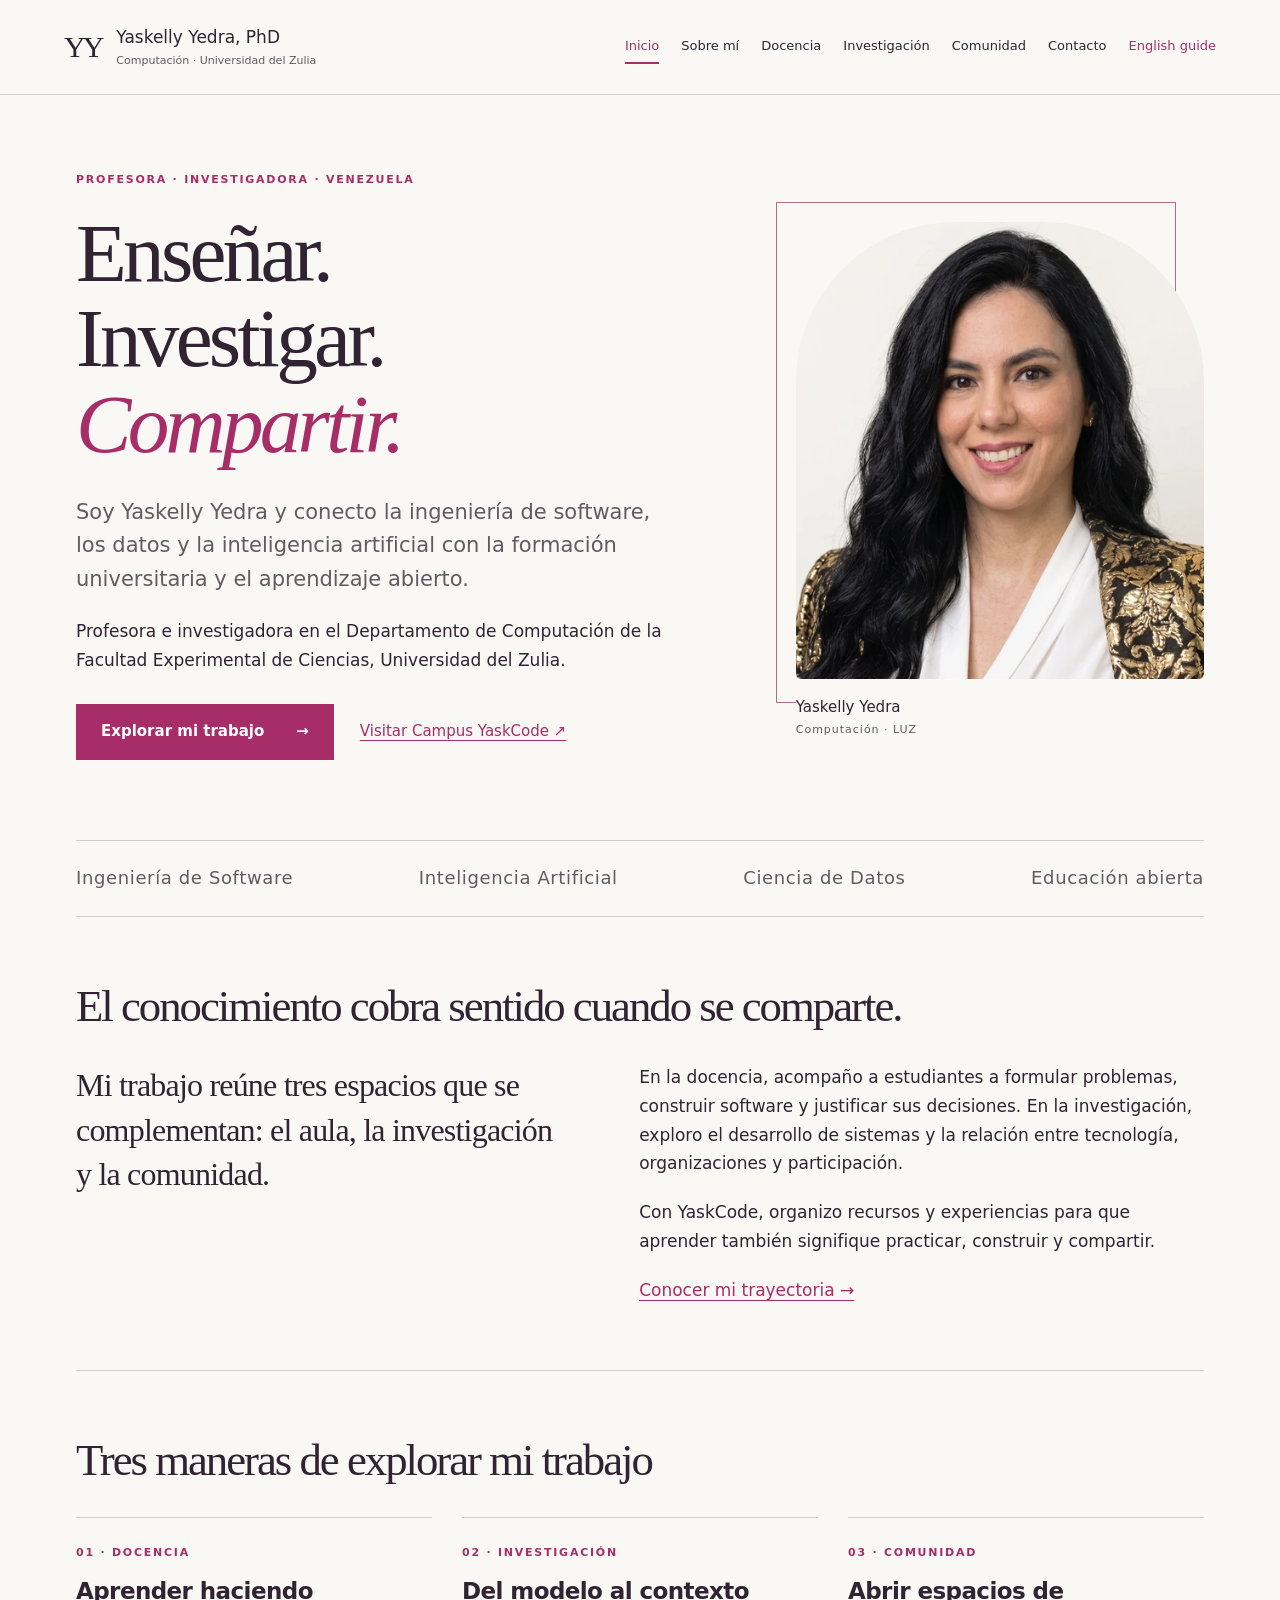
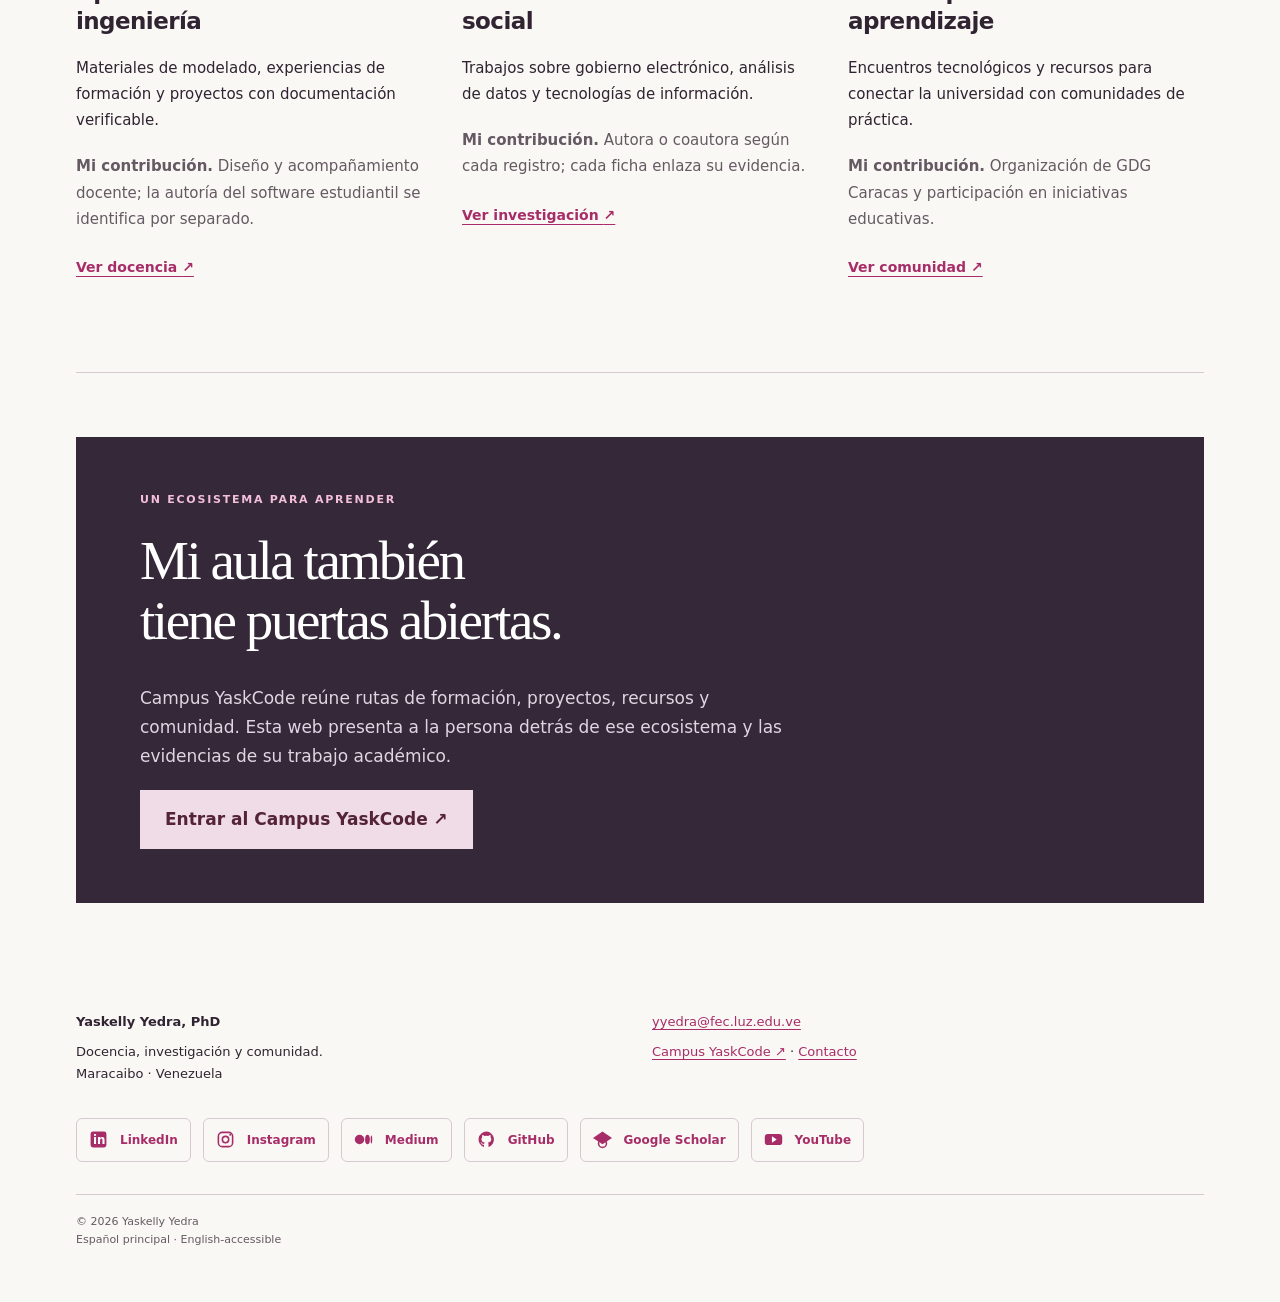
<file: docs/index.html>
<!doctype html><html lang="es"><head><meta charset="utf-8"><meta name="viewport" content="width=device-width,initial-scale=1"><meta name="robots" content="index,follow"><link rel="canonical" href="https://www.yaskellyyedra.com/"><meta name="description" content="Yaskelly Yedra, profesora e investigadora en Computación de la Universidad del Zulia. Docencia, investigación y comunidad."><title>Inicio · Yaskelly Yedra</title><link rel="stylesheet" href="assets/style.css"><link rel="icon" href="assets/favicon.svg" type="image/svg+xml"></head><body><a class="skip" href="#main">Saltar al contenido</a><header class="header"><a class="brand" href="./" aria-label="Yaskelly Yedra, PhD, inicio"><span class="monogram" aria-hidden="true">YY</span><span>Yaskelly Yedra, PhD<small>Computación · Universidad del Zulia</small></span></a><nav aria-label="Navegación principal"><a class="current" aria-current="page" href="./">Inicio</a><a class="" href="about/">Sobre mí</a><a class="" href="teaching/">Docencia</a><a class="" href="research/">Investigación</a><a class="" href="community/">Comunidad</a><a class="" href="contact/">Contacto</a><a lang="en" class="language" href="english/">English guide</a></nav></header><main id="main" tabindex="-1" ><section class="hero"><div class="hero-copy"><p class="eyebrow">PROFESORA · INVESTIGADORA · VENEZUELA</p><h1>Enseñar.<br>Investigar.<br><em>Compartir.</em></h1><p class="lead">Soy Yaskelly Yedra y conecto la ingeniería de software, los datos y la inteligencia artificial con la formación universitaria y el aprendizaje abierto.</p><p>Profesora e investigadora en el Departamento de Computación de la Facultad Experimental de Ciencias, Universidad del Zulia.</p><div class="actions"><a class="button" href="teaching/">Explorar mi trabajo <span aria-hidden="true">→</span></a><a href="https://yaskelly.github.io/">Visitar Campus YaskCode ↗</a></div></div><figure class="portrait"><picture><source type="image/webp" srcset="assets/yaskelly-perfil-480.webp 480w, assets/yaskelly-perfil-960.webp 960w, assets/yaskelly-perfil-1529.webp 1529w" sizes="(max-width: 650px) 340px, (max-width: 1000px) 40vw, 430px"><img src="assets/yaskelly-perfil.jpeg" width="1529" height="2048" alt="Retrato de Yaskelly Yedra" fetchpriority="high"></picture><figcaption>Yaskelly Yedra <span>Computación · LUZ</span></figcaption></figure></section><div role="group" class="areas" aria-label="Áreas de trabajo"><span>Ingeniería de Software</span><span>Inteligencia Artificial</span><span>Ciencia de Datos</span><span>Educación abierta</span></div><section class="section"><h2>El conocimiento cobra sentido cuando se comparte.</h2><div class="split"><p class="large">Mi trabajo reúne tres espacios que se complementan: el aula, la investigación y la comunidad.</p><div><p>En la docencia, acompaño a estudiantes a formular problemas, construir software y justificar sus decisiones. En la investigación, exploro el desarrollo de sistemas y la relación entre tecnología, organizaciones y participación.</p><p>Con YaskCode, organizo recursos y experiencias para que aprender también signifique practicar, construir y compartir.</p><a class="" href="about/">Conocer mi trayectoria →</a></div></div></section><section class="section"><h2>Tres maneras de explorar mi trabajo</h2><div class="grid three"><article class="evidence"><span class="eyebrow">01 · DOCENCIA</span><h3>Aprender haciendo ingeniería</h3><p>Materiales de modelado, experiencias de formación y proyectos con documentación verificable.</p><p class="role"><strong>Mi contribución.</strong> Diseño y acompañamiento docente; la autoría del software estudiantil se identifica por separado.</p><a class="" href="teaching/">Ver docencia <span aria-hidden="true">↗</span></a></article><article class="evidence"><span class="eyebrow">02 · INVESTIGACIÓN</span><h3>Del modelo al contexto social</h3><p>Trabajos sobre gobierno electrónico, análisis de datos y tecnologías de información.</p><p class="role"><strong>Mi contribución.</strong> Autora o coautora según cada registro; cada ficha enlaza su evidencia.</p><a class="" href="research/">Ver investigación <span aria-hidden="true">↗</span></a></article><article class="evidence"><span class="eyebrow">03 · COMUNIDAD</span><h3>Abrir espacios de aprendizaje</h3><p>Encuentros tecnológicos y recursos para conectar la universidad con comunidades de práctica.</p><p class="role"><strong>Mi contribución.</strong> Organización de GDG Caracas y participación en iniciativas educativas.</p><a class="" href="community/">Ver comunidad <span aria-hidden="true">↗</span></a></article></div></section><section class="campus"><span class="eyebrow">UN ECOSISTEMA PARA APRENDER</span><h2>Mi aula también<br>tiene puertas abiertas.</h2><p>Campus YaskCode reúne rutas de formación, proyectos, recursos y comunidad. Esta web presenta a la persona detrás de ese ecosistema y las evidencias de su trabajo académico.</p><a class="button light" href="https://yaskelly.github.io/">Entrar al Campus YaskCode ↗</a></section></main><footer><div><strong>Yaskelly Yedra, PhD</strong><p>Docencia, investigación y comunidad.<br>Maracaibo · Venezuela</p></div><div><a class="" href="mailto:yyedra@fec.luz.edu.ve">yyedra@fec.luz.edu.ve</a><p><a class="" href="https://yaskelly.github.io/">Campus YaskCode ↗</a> · <a class="" href="contact/">Contacto</a></p></div><div class="footer-profiles"><div role="group" class="social-links compact" aria-label="Perfiles y divulgación"><a href="https://www.linkedin.com/in/yaskelly/"><svg viewBox="0 0 24 24" aria-hidden="true" fill="currentColor"><rect x="2" y="2" width="20" height="20" rx="3"/><text x="5" y="18" fill="white" stroke="none" font-size="15" font-weight="bold">in</text></svg><span><strong>LinkedIn</strong></span></a><a href="https://www.instagram.com/yaskelly"><svg viewBox="0 0 24 24" aria-hidden="true" fill="currentColor"><rect x="3" y="3" width="18" height="18" rx="5" fill="none" stroke="currentColor" stroke-width="2"/><circle cx="12" cy="12" r="4" fill="none" stroke="currentColor" stroke-width="2"/><circle cx="18" cy="6" r="1.3"/></svg><span><strong>Instagram</strong></span></a><a href="https://medium.com/@yaskelly/"><svg viewBox="0 0 24 24" aria-hidden="true" fill="currentColor"><circle cx="7" cy="12" r="6"/><ellipse cx="17" cy="12" rx="3" ry="6"/><ellipse cx="22" cy="12" rx="1" ry="5"/></svg><span><strong>Medium</strong></span></a><a href="https://github.com/yaskelly"><svg viewBox="0 0 24 24" aria-hidden="true" fill="currentColor"><path d="M12 2a10 10 0 0 0-3.2 19.5v-3c-2.5.5-3-1-3-1-.4-1-1-1.3-1-1.3-1-.7 0-.7 0-.7 1 .1 1.5 1 1.5 1 .9 1.5 2.3 1 2.8.8.1-.7.4-1.1.7-1.3-2-.2-4.2-1-4.2-4.5 0-1 .4-1.8 1-2.5-.1-.3-.4-1.3.1-2.5 0 0 .8-.3 2.7 1a9 9 0 0 1 4.9 0c1.9-1.3 2.7-1 2.7-1 .5 1.2.2 2.2.1 2.5.6.7 1 1.5 1 2.5 0 3.5-2.2 4.3-4.3 4.5.4.3.7 1 .7 1.8v3.7A10 10 0 0 0 12 2Z"/></svg><span><strong>GitHub</strong></span></a><a href="https://scholar.google.com/citations?user=zySpQB0AAAAJ"><svg viewBox="0 0 24 24" aria-hidden="true" fill="currentColor"><path d="m12 2 12 8-12 8L0 10Z"/><circle cx="12" cy="17" r="5" fill="none" stroke="currentColor" stroke-width="2"/></svg><span><strong>Google Scholar</strong></span></a><a href="https://www.youtube.com/@yaskcode"><svg viewBox="0 0 24 24" aria-hidden="true" fill="currentColor"><rect x="1" y="5" width="22" height="14" rx="4"/><path d="m10 8 6 4-6 4Z" fill="white"/></svg><span><strong>YouTube</strong></span></a></div></div><p class="footer-note">© 2026 Yaskelly Yedra<br>Español principal · <span lang="en">English-accessible</span></p></footer></body></html>
</file>
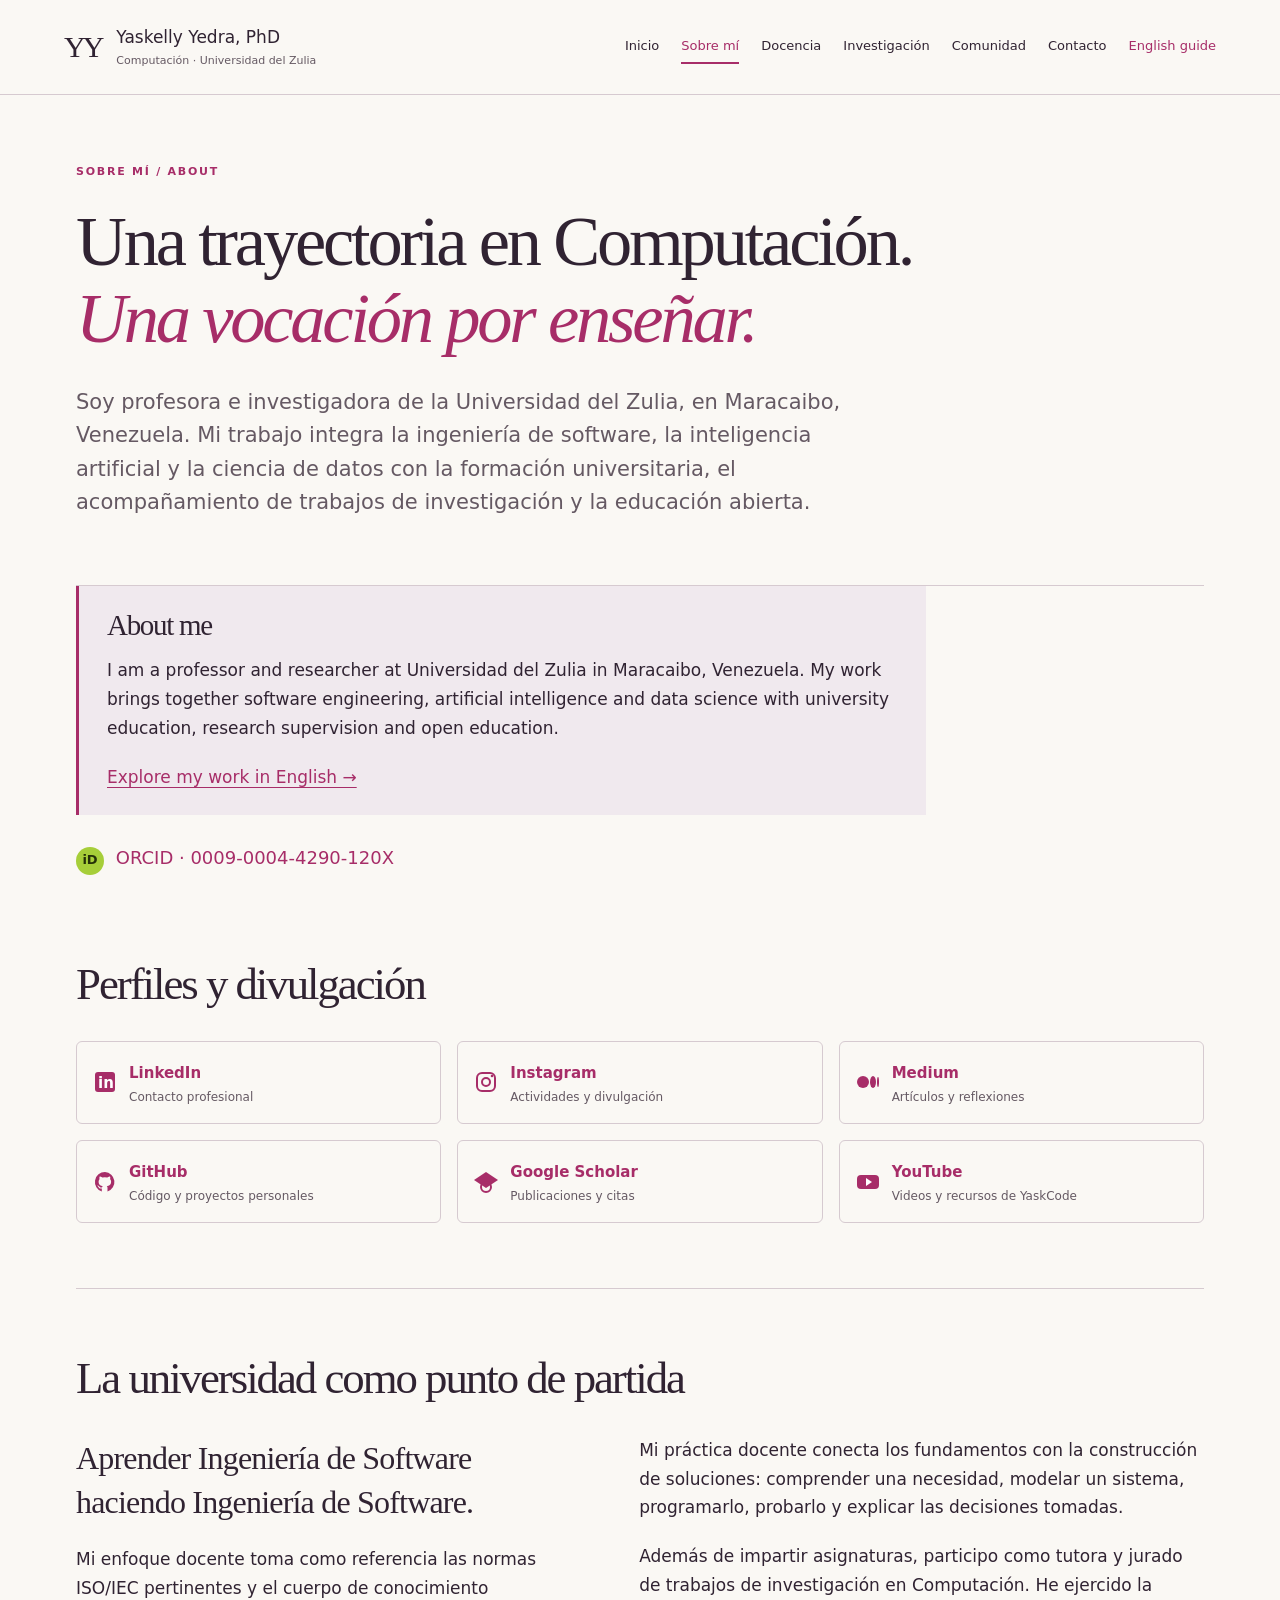
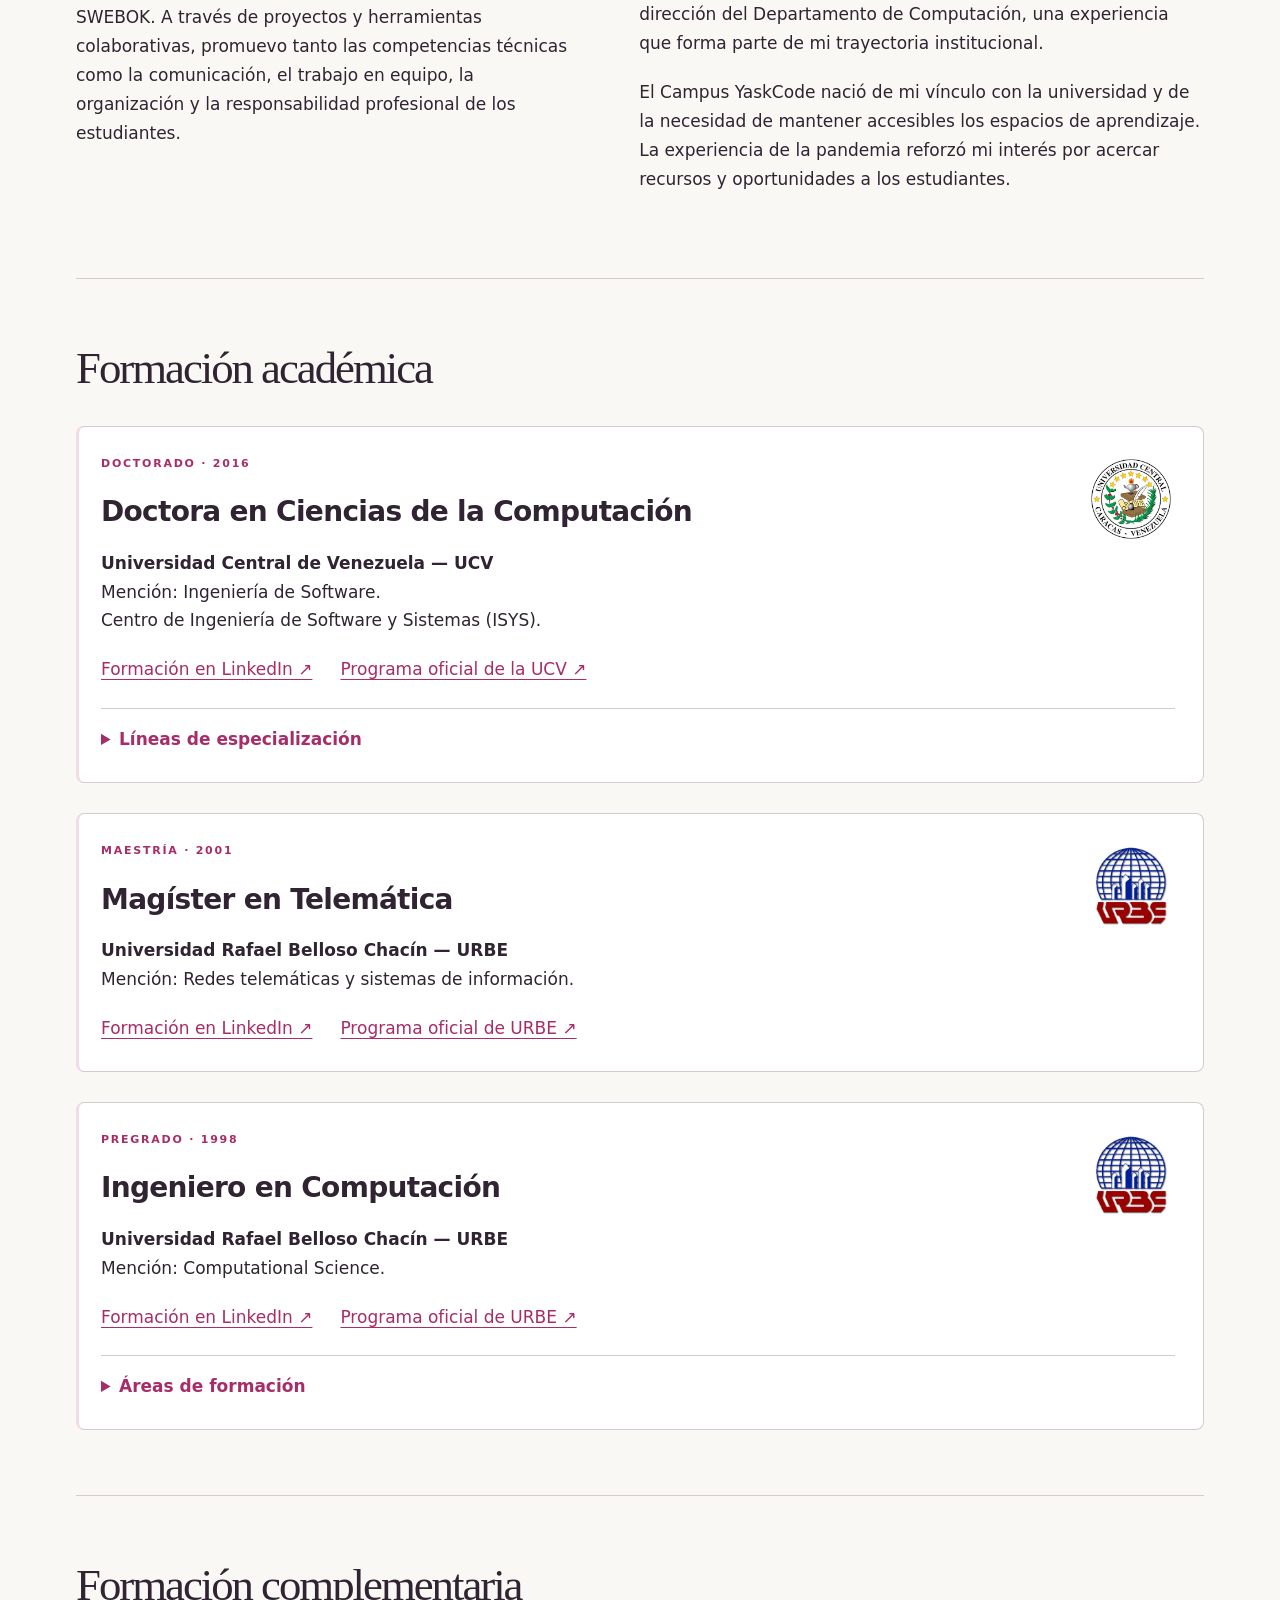
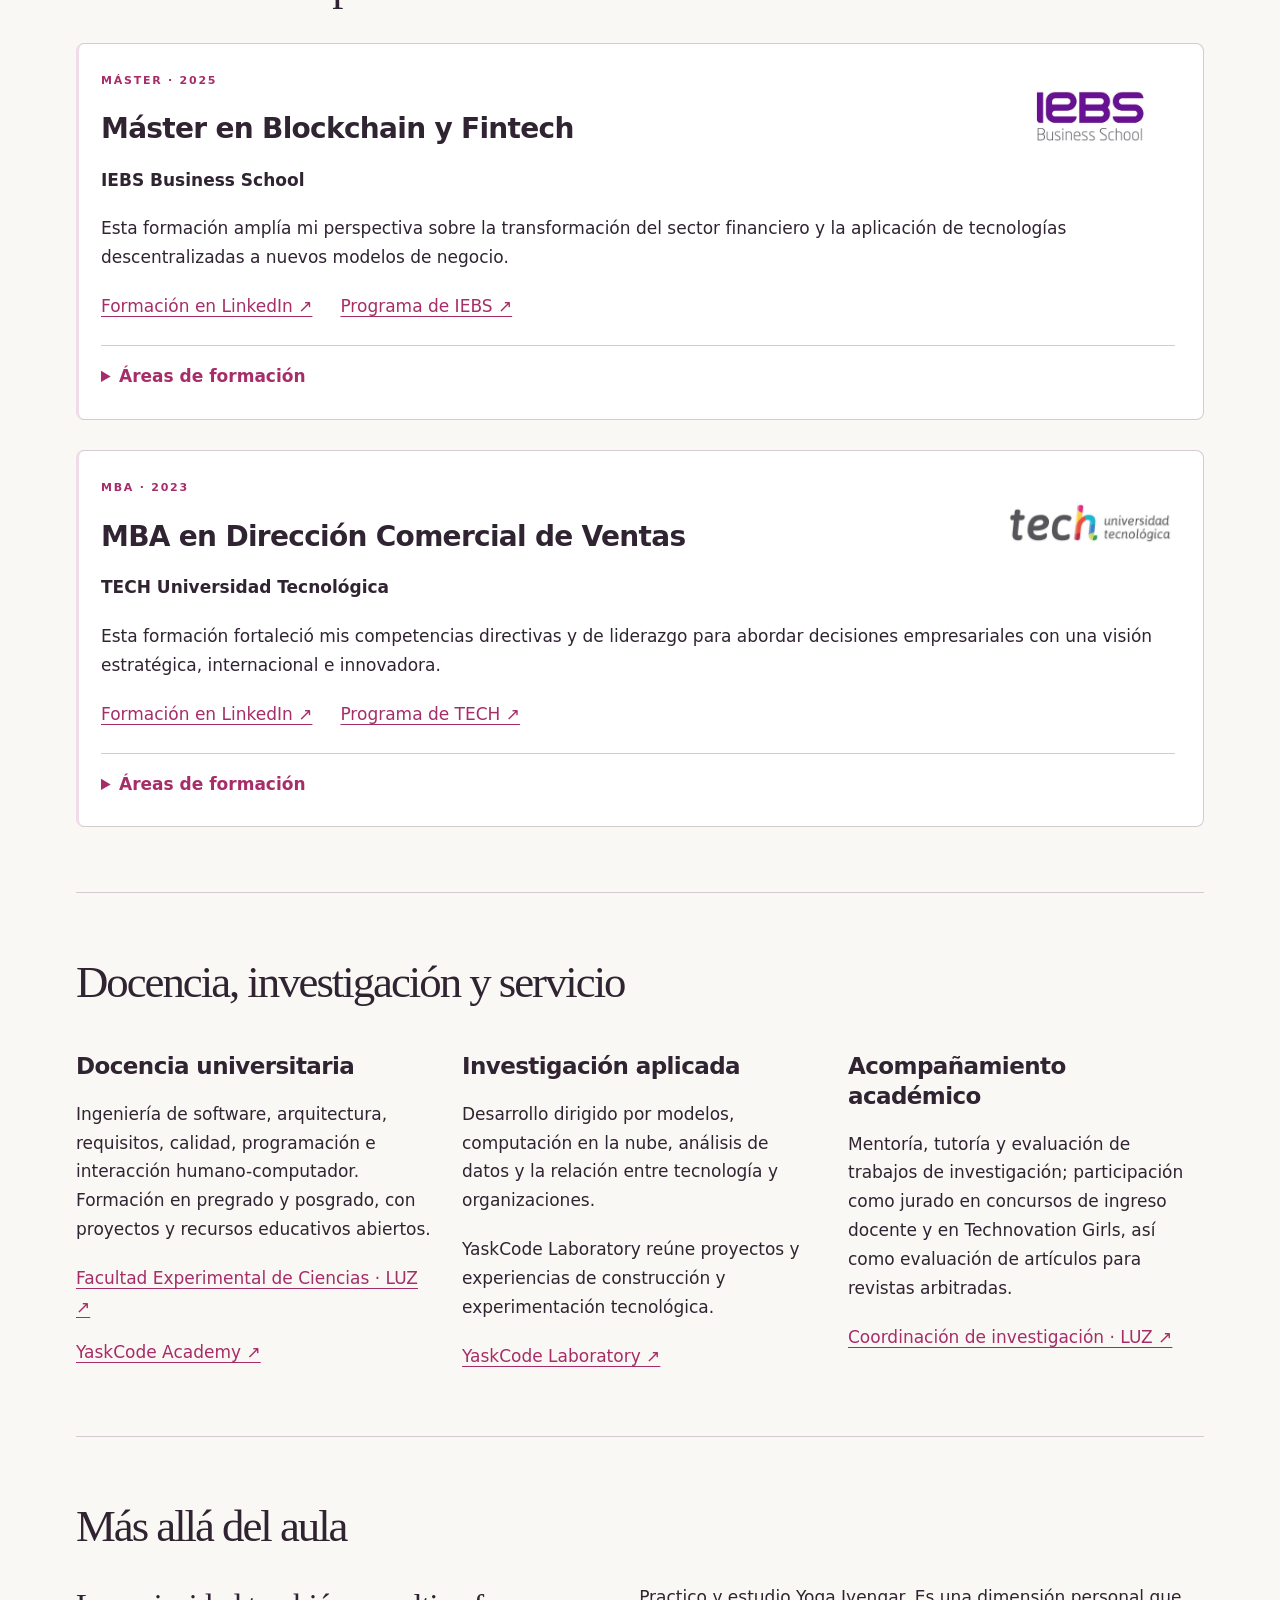
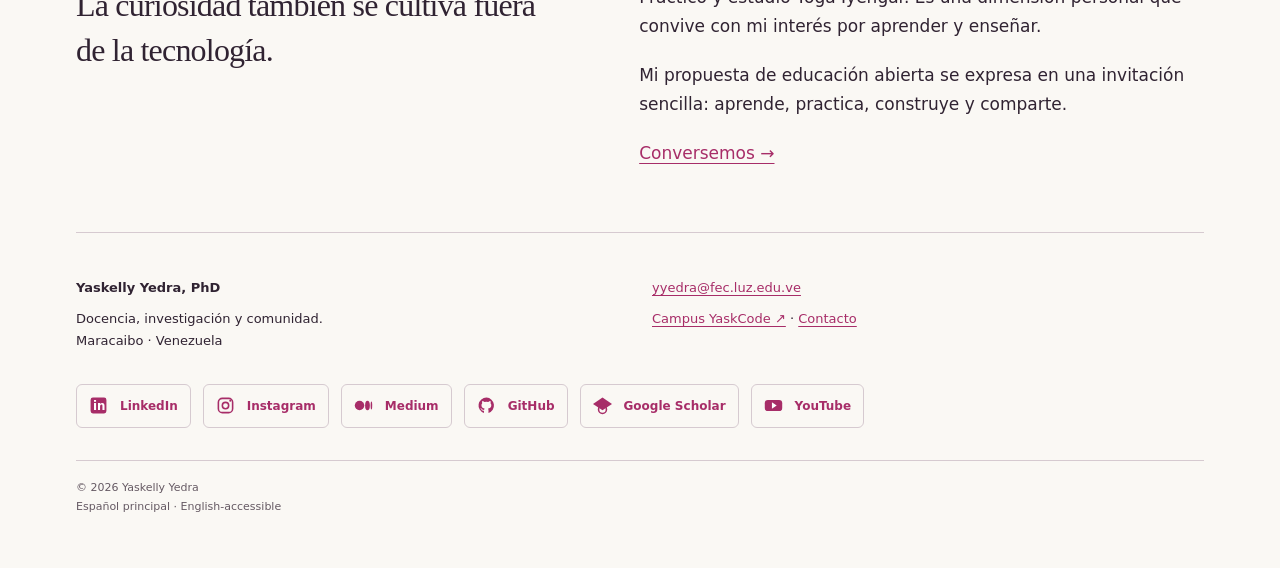
<file: docs/about/index.html>
<!doctype html><html lang="es"><head><meta charset="utf-8"><meta name="viewport" content="width=device-width,initial-scale=1"><meta name="robots" content="index,follow"><link rel="canonical" href="https://www.yaskellyyedra.com/about/"><meta name="description" content="Yaskelly Yedra, profesora e investigadora en Computación de la Universidad del Zulia. Docencia, investigación y comunidad."><title>Sobre mí · Yaskelly Yedra</title><link rel="stylesheet" href="../assets/style.css"><link rel="icon" href="../assets/favicon.svg" type="image/svg+xml"></head><body><a class="skip" href="#main">Saltar al contenido</a><header class="header"><a class="brand" href="../" aria-label="Yaskelly Yedra, PhD, inicio"><span class="monogram" aria-hidden="true">YY</span><span>Yaskelly Yedra, PhD<small>Computación · Universidad del Zulia</small></span></a><nav aria-label="Navegación principal"><a class="" href="../">Inicio</a><a class="current" aria-current="page" href="./">Sobre mí</a><a class="" href="../teaching/">Docencia</a><a class="" href="../research/">Investigación</a><a class="" href="../community/">Comunidad</a><a class="" href="../contact/">Contacto</a><a lang="en" class="language" href="../english/">English guide</a></nav></header><main id="main" tabindex="-1" ><div class="page-intro"><p class="eyebrow">SOBRE MÍ / ABOUT</p><h1>Una trayectoria en Computación.<br><em>Una vocación por enseñar.</em></h1><p class="lead">Soy profesora e investigadora de la Universidad del Zulia, en Maracaibo, Venezuela. Mi trabajo integra la ingeniería de software, la inteligencia artificial y la ciencia de datos con la formación universitaria, el acompañamiento de trabajos de investigación y la educación abierta.</p></div><div class="english-about" lang="en"><h2>About me</h2><p>I am a professor and researcher at Universidad del Zulia in Maracaibo, Venezuela. My work brings together software engineering, artificial intelligence and data science with university education, research supervision and open education.</p><a href="../english/">Explore my work in English →</a></div><p class="orcid-link"><a href="https://orcid.org/0009-0004-4290-120X"><span aria-hidden="true">iD</span> ORCID · 0009-0004-4290-120X</a></p><section class="section"><h2>Perfiles y divulgación</h2><div role="group" class="social-links" aria-label="Perfiles y divulgación"><a href="https://www.linkedin.com/in/yaskelly/"><svg viewBox="0 0 24 24" aria-hidden="true" fill="currentColor"><rect x="2" y="2" width="20" height="20" rx="3"/><text x="5" y="18" fill="white" stroke="none" font-size="15" font-weight="bold">in</text></svg><span><strong>LinkedIn</strong><small>Contacto profesional</small></span></a><a href="https://www.instagram.com/yaskelly"><svg viewBox="0 0 24 24" aria-hidden="true" fill="currentColor"><rect x="3" y="3" width="18" height="18" rx="5" fill="none" stroke="currentColor" stroke-width="2"/><circle cx="12" cy="12" r="4" fill="none" stroke="currentColor" stroke-width="2"/><circle cx="18" cy="6" r="1.3"/></svg><span><strong>Instagram</strong><small>Actividades y divulgación</small></span></a><a href="https://medium.com/@yaskelly/"><svg viewBox="0 0 24 24" aria-hidden="true" fill="currentColor"><circle cx="7" cy="12" r="6"/><ellipse cx="17" cy="12" rx="3" ry="6"/><ellipse cx="22" cy="12" rx="1" ry="5"/></svg><span><strong>Medium</strong><small>Artículos y reflexiones</small></span></a><a href="https://github.com/yaskelly"><svg viewBox="0 0 24 24" aria-hidden="true" fill="currentColor"><path d="M12 2a10 10 0 0 0-3.2 19.5v-3c-2.5.5-3-1-3-1-.4-1-1-1.3-1-1.3-1-.7 0-.7 0-.7 1 .1 1.5 1 1.5 1 .9 1.5 2.3 1 2.8.8.1-.7.4-1.1.7-1.3-2-.2-4.2-1-4.2-4.5 0-1 .4-1.8 1-2.5-.1-.3-.4-1.3.1-2.5 0 0 .8-.3 2.7 1a9 9 0 0 1 4.9 0c1.9-1.3 2.7-1 2.7-1 .5 1.2.2 2.2.1 2.5.6.7 1 1.5 1 2.5 0 3.5-2.2 4.3-4.3 4.5.4.3.7 1 .7 1.8v3.7A10 10 0 0 0 12 2Z"/></svg><span><strong>GitHub</strong><small>Código y proyectos personales</small></span></a><a href="https://scholar.google.com/citations?user=zySpQB0AAAAJ"><svg viewBox="0 0 24 24" aria-hidden="true" fill="currentColor"><path d="m12 2 12 8-12 8L0 10Z"/><circle cx="12" cy="17" r="5" fill="none" stroke="currentColor" stroke-width="2"/></svg><span><strong>Google Scholar</strong><small>Publicaciones y citas</small></span></a><a href="https://www.youtube.com/@yaskcode"><svg viewBox="0 0 24 24" aria-hidden="true" fill="currentColor"><rect x="1" y="5" width="22" height="14" rx="4"/><path d="m10 8 6 4-6 4Z" fill="white"/></svg><span><strong>YouTube</strong><small>Videos y recursos de YaskCode</small></span></a></div></section><section class="section"><h2>La universidad como punto de partida</h2><div class="split"><div><p class="large">Aprender Ingeniería de Software haciendo Ingeniería de Software.</p><p>Mi enfoque docente toma como referencia las normas ISO/IEC pertinentes y el cuerpo de conocimiento SWEBOK. A través de proyectos y herramientas colaborativas, promuevo tanto las competencias técnicas como la comunicación, el trabajo en equipo, la organización y la responsabilidad profesional de los estudiantes.</p></div><div><p>Mi práctica docente conecta los fundamentos con la construcción de soluciones: comprender una necesidad, modelar un sistema, programarlo, probarlo y explicar las decisiones tomadas.</p><p>Además de impartir asignaturas, participo como tutora y jurado de trabajos de investigación en Computación. He ejercido la dirección del Departamento de Computación, una experiencia que forma parte de mi trayectoria institucional.</p><p>El Campus YaskCode nació de mi vínculo con la universidad y de la necesidad de mantener accesibles los espacios de aprendizaje. La experiencia de la pandemia reforzó mi interés por acercar recursos y oportunidades a los estudiantes.</p></div></div></section><section class="section"><h2>Formación académica</h2><div class="formation"><article class="degree-doctorate"><div class="degree-heading"><div><span class="eyebrow">DOCTORADO · 2016</span><h3>Doctora en Ciencias de la Computación</h3></div><img class="degree-logo" src="../assets/ucv.png" width="153" height="153" alt="Universidad Central de Venezuela" loading="lazy"></div><p><strong>Universidad Central de Venezuela — UCV</strong><br>Mención: Ingeniería de Software.<br>Centro de Ingeniería de Software y Sistemas (ISYS).</p><div class="degree-links"><a href="https://www.linkedin.com/in/yaskelly/details/education/">Formación en LinkedIn ↗</a><a href="https://www.ciens.ucv.ve/postgrado/ciencias-de-la-computacion/">Programa oficial de la UCV ↗</a></div><details class="degree-details"><summary>Líneas de especialización</summary><ul><li>Metodología de desarrollo de software orientada a objetos.</li><li>Modelos, métodos, técnicas y herramientas de desarrollo de software.</li><li>Interacción humano-computador.</li><li>Interfaces de usuario.</li><li>Patrones de diseño.</li><li>Calidad del software.</li><li>Componentes y reutilización de software.</li><li>Métricas de Ingeniería de Software.</li><li>Desarrollo de aplicaciones basadas en Internet.</li><li>Arquitectura de software.</li><li>Ingeniería orientada a modelos.</li></ul></details></article><article class="degree-doctorate"><div class="degree-heading"><div><span class="eyebrow">MAESTRÍA · 2001</span><h3>Magíster en Telemática</h3></div><img class="degree-logo" src="../assets/urbe.png" width="512" height="512" alt="Universidad Rafael Belloso Chacín" loading="lazy"></div><p><strong>Universidad Rafael Belloso Chacín — URBE</strong><br>Mención: Redes telemáticas y sistemas de información.</p><div class="degree-links"><a href="https://www.linkedin.com/in/yaskelly/details/education/">Formación en LinkedIn ↗</a><a href="https://www.urbe.edu/estudios/postgrado/maestrias/telematica">Programa oficial de URBE ↗</a></div></article><article class="degree-doctorate"><div class="degree-heading"><div><span class="eyebrow">PREGRADO · 1998</span><h3>Ingeniero en Computación</h3></div><img class="degree-logo" src="../assets/urbe.png" width="512" height="512" alt="Universidad Rafael Belloso Chacín" loading="lazy"></div><p><strong>Universidad Rafael Belloso Chacín — URBE</strong><br>Mención: <span lang="en">Computational Science</span>.</p><div class="degree-links"><a href="https://www.linkedin.com/in/yaskelly/details/education/">Formación en LinkedIn ↗</a><a href="https://www.urbe.edu/estudios/pregrado/ingenieria/computacion">Programa oficial de URBE ↗</a></div><details class="degree-details"><summary>Áreas de formación</summary><ul><li>Programación y desarrollo de software.</li><li>Análisis y diseño de sistemas de información.</li><li>Sistemas de computación y componentes digitales.</li><li>Automatización y control de procesos.</li><li>Evaluación y diseño de soluciones computacionales.</li></ul></details></article></div></section><section class="section"><h2>Formación complementaria</h2><div class="formation"><article class="degree-doctorate"><div class="degree-heading"><div><span class="eyebrow">MÁSTER · 2025</span><h3>Máster en Blockchain y Fintech</h3></div><img class="degree-logo degree-logo-wide" src="../assets/iebs.jpeg" width="692" height="443" alt="IEBS Business School" loading="lazy"></div><p><strong>IEBS Business School</strong></p><p>Esta formación amplía mi perspectiva sobre la transformación del sector financiero y la aplicación de tecnologías descentralizadas a nuevos modelos de negocio.</p><div class="degree-links"><a href="https://www.linkedin.com/in/yaskelly/details/education/">Formación en LinkedIn ↗</a><a href="https://www.iebschool.com/programas/master-fintech-blockchain-smart-contracts/">Programa de IEBS ↗</a></div><details class="degree-details"><summary>Áreas de formación</summary><ul><li>Ecosistema Fintech y modelos de negocio financieros digitales.</li><li>Blockchain y contratos inteligentes.</li><li>Criptoactivos, inversión, minería y NFT.</li><li>Banca digital y medios de pago.</li><li>Ciberseguridad aplicada a servicios financieros digitales.</li><li>InsurTech, eHealth y PropTech.</li><li>Regulación de criptoactivos y cumplimiento normativo.</li></ul></details></article><article class="degree-doctorate"><div class="degree-heading"><div><span class="eyebrow">MBA · 2023</span><h3>MBA en Dirección Comercial de Ventas</h3></div><img class="degree-logo degree-logo-wide" src="../assets/tech.jpeg" width="696" height="244" alt="TECH Universidad Tecnológica" loading="lazy"></div><p><strong>TECH Universidad Tecnológica</strong></p><p>Esta formación fortaleció mis competencias directivas y de liderazgo para abordar decisiones empresariales con una visión estratégica, internacional e innovadora.</p><div class="degree-links"><a href="https://www.linkedin.com/in/yaskelly/details/education/">Formación en LinkedIn ↗</a><a href="https://www.techtitute.com/es-ve/escuela-de-negocios/maestria/mba-en-direccion-comercial-y-ventas">Programa de TECH ↗</a></div><details class="degree-details"><summary>Áreas de formación</summary><ul><li>Dirección estratégica comercial y de ventas.</li><li>Liderazgo y gestión de equipos comerciales.</li><li>Planificación comercial y desarrollo de negocio.</li><li>Toma de decisiones en entornos de incertidumbre.</li><li>Gestión empresarial y coordinación entre áreas de la empresa.</li><li>Estrategia comercial en mercados nacionales e internacionales.</li><li>Innovación aplicada a la gestión comercial.</li></ul></details></article></div></section><section class="section"><h2>Docencia, investigación y servicio</h2><div class="grid three"><article><h3>Docencia universitaria</h3><p>Ingeniería de software, arquitectura, requisitos, calidad, programación e interacción humano-computador. Formación en pregrado y posgrado, con proyectos y recursos educativos abiertos.</p><div class="degree-links"><a href="https://www.instagram.com/fec_luz/">Facultad Experimental de Ciencias · LUZ ↗</a><a href="https://github.com/YaskCode">YaskCode Academy ↗</a></div></article><article><h3>Investigación aplicada</h3><p>Desarrollo dirigido por modelos, computación en la nube, análisis de datos y la relación entre tecnología y organizaciones.</p><p>YaskCode Laboratory reúne proyectos y experiencias de construcción y experimentación tecnológica.</p><div class="degree-links"><a href="https://github.com/YaskCode-laboratory">YaskCode Laboratory ↗</a></div></article><article><h3>Acompañamiento académico</h3><p>Mentoría, tutoría y evaluación de trabajos de investigación; participación como jurado en concursos de ingreso docente y en Technovation Girls, así como evaluación de artículos para revistas arbitradas.</p><div class="degree-links"><a href="https://github.com/LUZ-Computing-Research">Coordinación de investigación · LUZ ↗</a></div></article></div></section><section class="section"><h2>Más allá del aula</h2><div class="split"><p class="large">La curiosidad también se cultiva fuera de la tecnología.</p><div><p>Practico y estudio Yoga Iyengar. Es una dimensión personal que convive con mi interés por aprender y enseñar.</p><p>Mi propuesta de educación abierta se expresa en una invitación sencilla: aprende, practica, construye y comparte.</p><a class="" href="../contact/">Conversemos →</a></div></div></section></main><footer><div><strong>Yaskelly Yedra, PhD</strong><p>Docencia, investigación y comunidad.<br>Maracaibo · Venezuela</p></div><div><a class="" href="mailto:yyedra@fec.luz.edu.ve">yyedra@fec.luz.edu.ve</a><p><a class="" href="https://yaskelly.github.io/">Campus YaskCode ↗</a> · <a class="" href="../contact/">Contacto</a></p></div><div class="footer-profiles"><div role="group" class="social-links compact" aria-label="Perfiles y divulgación"><a href="https://www.linkedin.com/in/yaskelly/"><svg viewBox="0 0 24 24" aria-hidden="true" fill="currentColor"><rect x="2" y="2" width="20" height="20" rx="3"/><text x="5" y="18" fill="white" stroke="none" font-size="15" font-weight="bold">in</text></svg><span><strong>LinkedIn</strong></span></a><a href="https://www.instagram.com/yaskelly"><svg viewBox="0 0 24 24" aria-hidden="true" fill="currentColor"><rect x="3" y="3" width="18" height="18" rx="5" fill="none" stroke="currentColor" stroke-width="2"/><circle cx="12" cy="12" r="4" fill="none" stroke="currentColor" stroke-width="2"/><circle cx="18" cy="6" r="1.3"/></svg><span><strong>Instagram</strong></span></a><a href="https://medium.com/@yaskelly/"><svg viewBox="0 0 24 24" aria-hidden="true" fill="currentColor"><circle cx="7" cy="12" r="6"/><ellipse cx="17" cy="12" rx="3" ry="6"/><ellipse cx="22" cy="12" rx="1" ry="5"/></svg><span><strong>Medium</strong></span></a><a href="https://github.com/yaskelly"><svg viewBox="0 0 24 24" aria-hidden="true" fill="currentColor"><path d="M12 2a10 10 0 0 0-3.2 19.5v-3c-2.5.5-3-1-3-1-.4-1-1-1.3-1-1.3-1-.7 0-.7 0-.7 1 .1 1.5 1 1.5 1 .9 1.5 2.3 1 2.8.8.1-.7.4-1.1.7-1.3-2-.2-4.2-1-4.2-4.5 0-1 .4-1.8 1-2.5-.1-.3-.4-1.3.1-2.5 0 0 .8-.3 2.7 1a9 9 0 0 1 4.9 0c1.9-1.3 2.7-1 2.7-1 .5 1.2.2 2.2.1 2.5.6.7 1 1.5 1 2.5 0 3.5-2.2 4.3-4.3 4.5.4.3.7 1 .7 1.8v3.7A10 10 0 0 0 12 2Z"/></svg><span><strong>GitHub</strong></span></a><a href="https://scholar.google.com/citations?user=zySpQB0AAAAJ"><svg viewBox="0 0 24 24" aria-hidden="true" fill="currentColor"><path d="m12 2 12 8-12 8L0 10Z"/><circle cx="12" cy="17" r="5" fill="none" stroke="currentColor" stroke-width="2"/></svg><span><strong>Google Scholar</strong></span></a><a href="https://www.youtube.com/@yaskcode"><svg viewBox="0 0 24 24" aria-hidden="true" fill="currentColor"><rect x="1" y="5" width="22" height="14" rx="4"/><path d="m10 8 6 4-6 4Z" fill="white"/></svg><span><strong>YouTube</strong></span></a></div></div><p class="footer-note">© 2026 Yaskelly Yedra<br>Español principal · <span lang="en">English-accessible</span></p></footer></body></html>
</file>
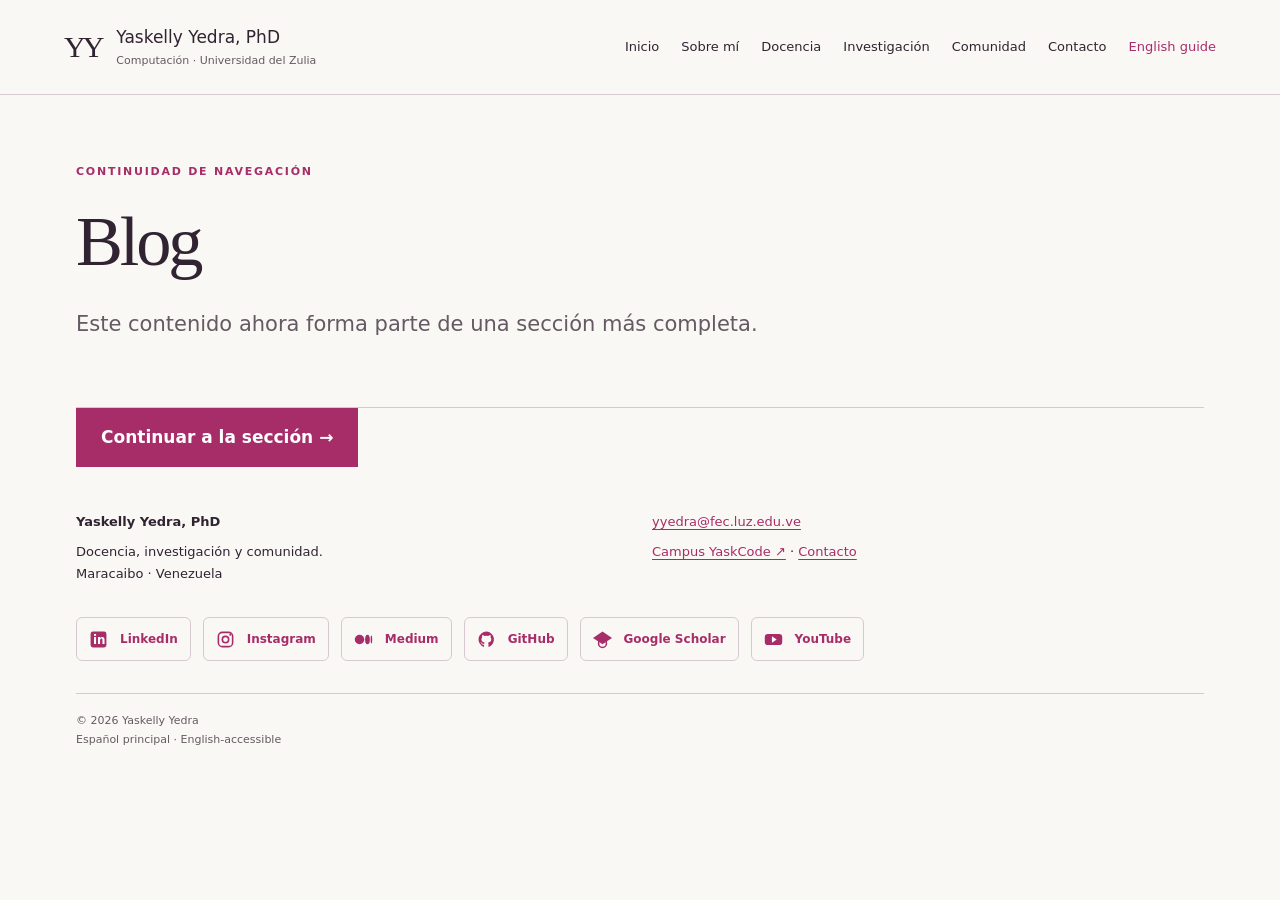
<file: docs/blog/index.html>
<!doctype html><html lang="es"><head><meta charset="utf-8"><meta name="viewport" content="width=device-width,initial-scale=1"><meta name="robots" content="index,follow"><link rel="canonical" href="https://www.yaskellyyedra.com/blog/"><meta name="description" content="Yaskelly Yedra, profesora e investigadora en Computación de la Universidad del Zulia. Docencia, investigación y comunidad."><title>Blog · Yaskelly Yedra</title><link rel="stylesheet" href="../assets/style.css"><link rel="icon" href="../assets/favicon.svg" type="image/svg+xml"></head><body><a class="skip" href="#main">Saltar al contenido</a><header class="header"><a class="brand" href="../" aria-label="Yaskelly Yedra, PhD, inicio"><span class="monogram" aria-hidden="true">YY</span><span>Yaskelly Yedra, PhD<small>Computación · Universidad del Zulia</small></span></a><nav aria-label="Navegación principal"><a class="" href="../">Inicio</a><a class="" href="../about/">Sobre mí</a><a class="" href="../teaching/">Docencia</a><a class="" href="../research/">Investigación</a><a class="" href="../community/">Comunidad</a><a class="" href="../contact/">Contacto</a><a lang="en" class="language" href="../english/">English guide</a></nav></header><main id="main" tabindex="-1" ><div class="page-intro"><p class="eyebrow">CONTINUIDAD DE NAVEGACIÓN</p><h1>Blog</h1><p class="lead">Este contenido ahora forma parte de una sección más completa.</p></div><a class="button" href="../about/">Continuar a la sección →</a></main><footer><div><strong>Yaskelly Yedra, PhD</strong><p>Docencia, investigación y comunidad.<br>Maracaibo · Venezuela</p></div><div><a class="" href="mailto:yyedra@fec.luz.edu.ve">yyedra@fec.luz.edu.ve</a><p><a class="" href="https://yaskelly.github.io/">Campus YaskCode ↗</a> · <a class="" href="../contact/">Contacto</a></p></div><div class="footer-profiles"><div class="social-links compact" aria-label="Perfiles y divulgación"><a href="https://www.linkedin.com/in/yaskelly/"><svg viewBox="0 0 24 24" aria-hidden="true" fill="currentColor"><rect x="2" y="2" width="20" height="20" rx="3"/><text x="5" y="18" fill="white" stroke="none" font-size="15" font-weight="bold">in</text></svg><span><strong>LinkedIn</strong></span></a><a href="https://www.instagram.com/yaskelly"><svg viewBox="0 0 24 24" aria-hidden="true" fill="currentColor"><rect x="3" y="3" width="18" height="18" rx="5" fill="none" stroke="currentColor" stroke-width="2"/><circle cx="12" cy="12" r="4" fill="none" stroke="currentColor" stroke-width="2"/><circle cx="18" cy="6" r="1.3"/></svg><span><strong>Instagram</strong></span></a><a href="https://medium.com/@yaskelly/"><svg viewBox="0 0 24 24" aria-hidden="true" fill="currentColor"><circle cx="7" cy="12" r="6"/><ellipse cx="17" cy="12" rx="3" ry="6"/><ellipse cx="22" cy="12" rx="1" ry="5"/></svg><span><strong>Medium</strong></span></a><a href="https://github.com/yaskelly"><svg viewBox="0 0 24 24" aria-hidden="true" fill="currentColor"><path d="M12 2a10 10 0 0 0-3.2 19.5v-3c-2.5.5-3-1-3-1-.4-1-1-1.3-1-1.3-1-.7 0-.7 0-.7 1 .1 1.5 1 1.5 1 .9 1.5 2.3 1 2.8.8.1-.7.4-1.1.7-1.3-2-.2-4.2-1-4.2-4.5 0-1 .4-1.8 1-2.5-.1-.3-.4-1.3.1-2.5 0 0 .8-.3 2.7 1a9 9 0 0 1 4.9 0c1.9-1.3 2.7-1 2.7-1 .5 1.2.2 2.2.1 2.5.6.7 1 1.5 1 2.5 0 3.5-2.2 4.3-4.3 4.5.4.3.7 1 .7 1.8v3.7A10 10 0 0 0 12 2Z"/></svg><span><strong>GitHub</strong></span></a><a href="https://scholar.google.com/citations?user=zySpQB0AAAAJ"><svg viewBox="0 0 24 24" aria-hidden="true" fill="currentColor"><path d="m12 2 12 8-12 8L0 10Z"/><circle cx="12" cy="17" r="5" fill="none" stroke="currentColor" stroke-width="2"/></svg><span><strong>Google Scholar</strong></span></a><a href="https://www.youtube.com/@yaskcode"><svg viewBox="0 0 24 24" aria-hidden="true" fill="currentColor"><rect x="1" y="5" width="22" height="14" rx="4"/><path d="m10 8 6 4-6 4Z" fill="white"/></svg><span><strong>YouTube</strong></span></a></div></div><p class="footer-note">© 2026 Yaskelly Yedra<br>Español principal · <span lang="en">English-accessible</span></p></footer></body></html>
</file>
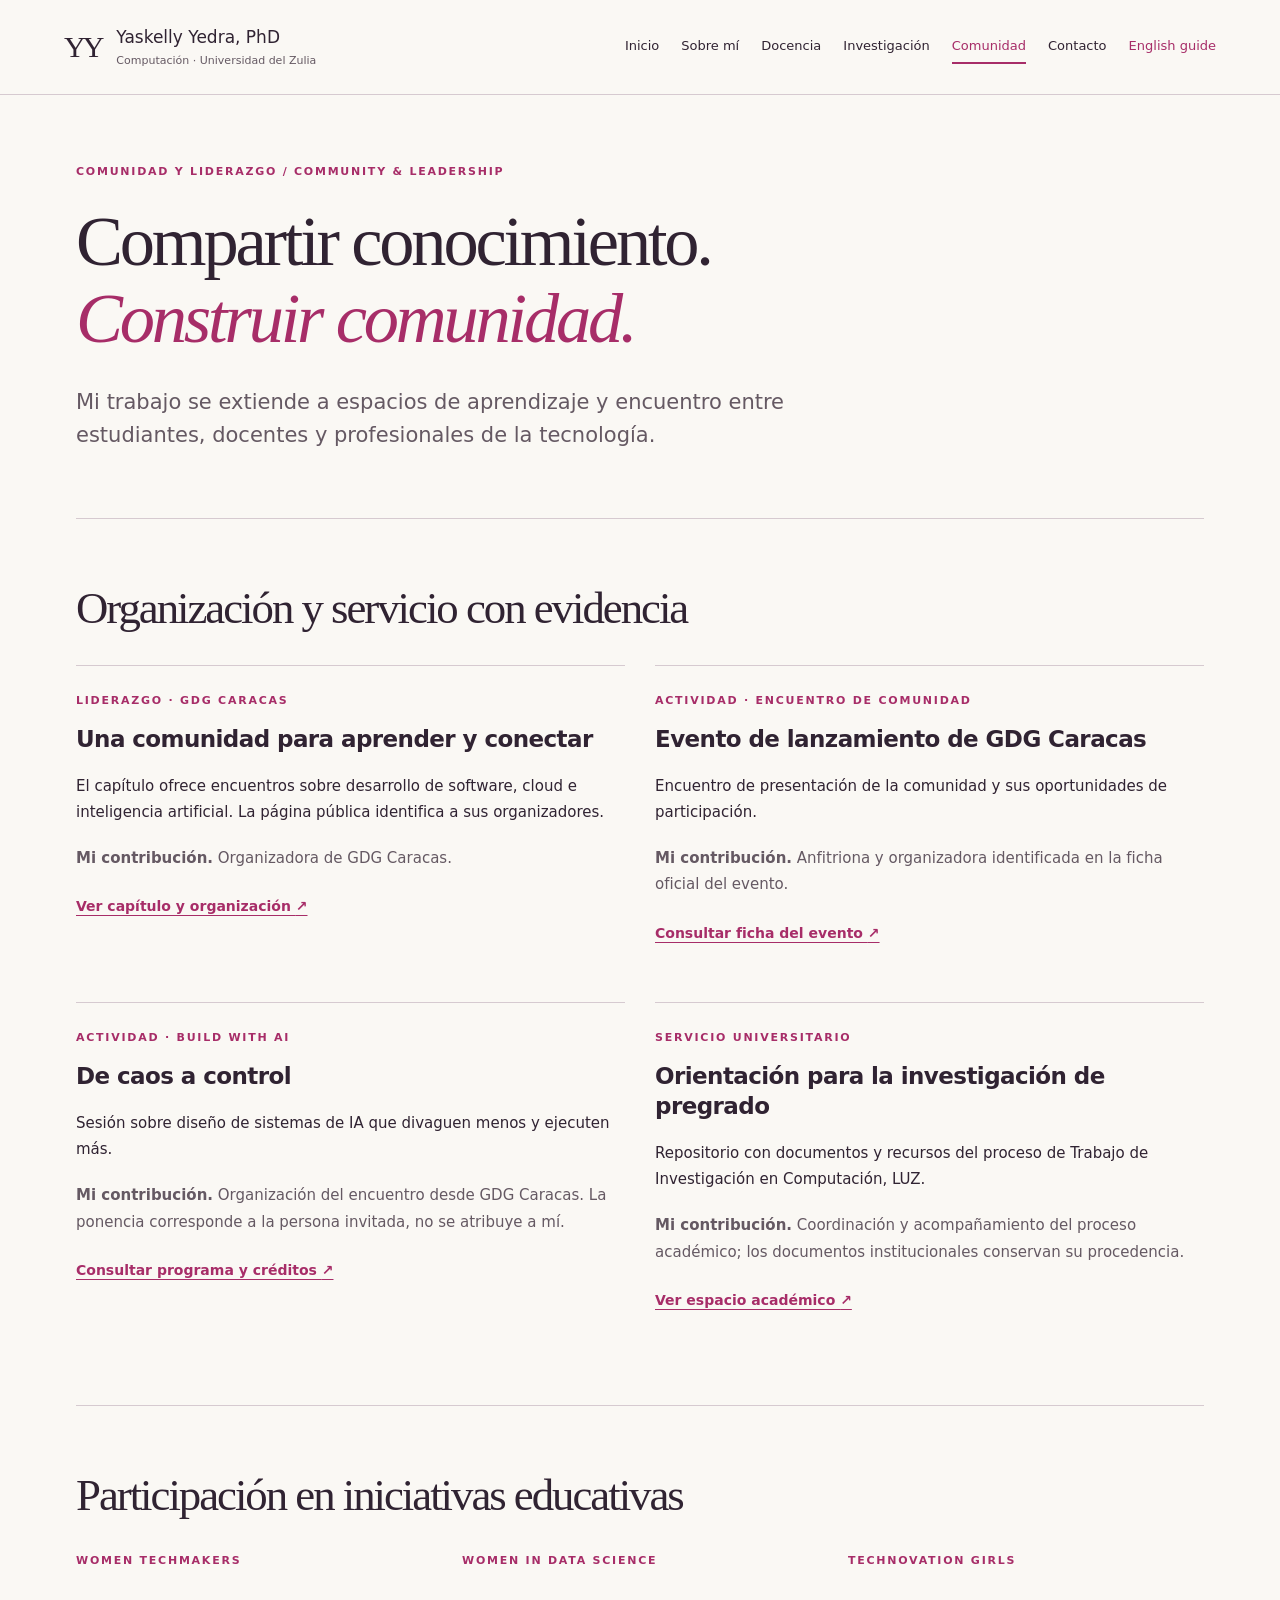
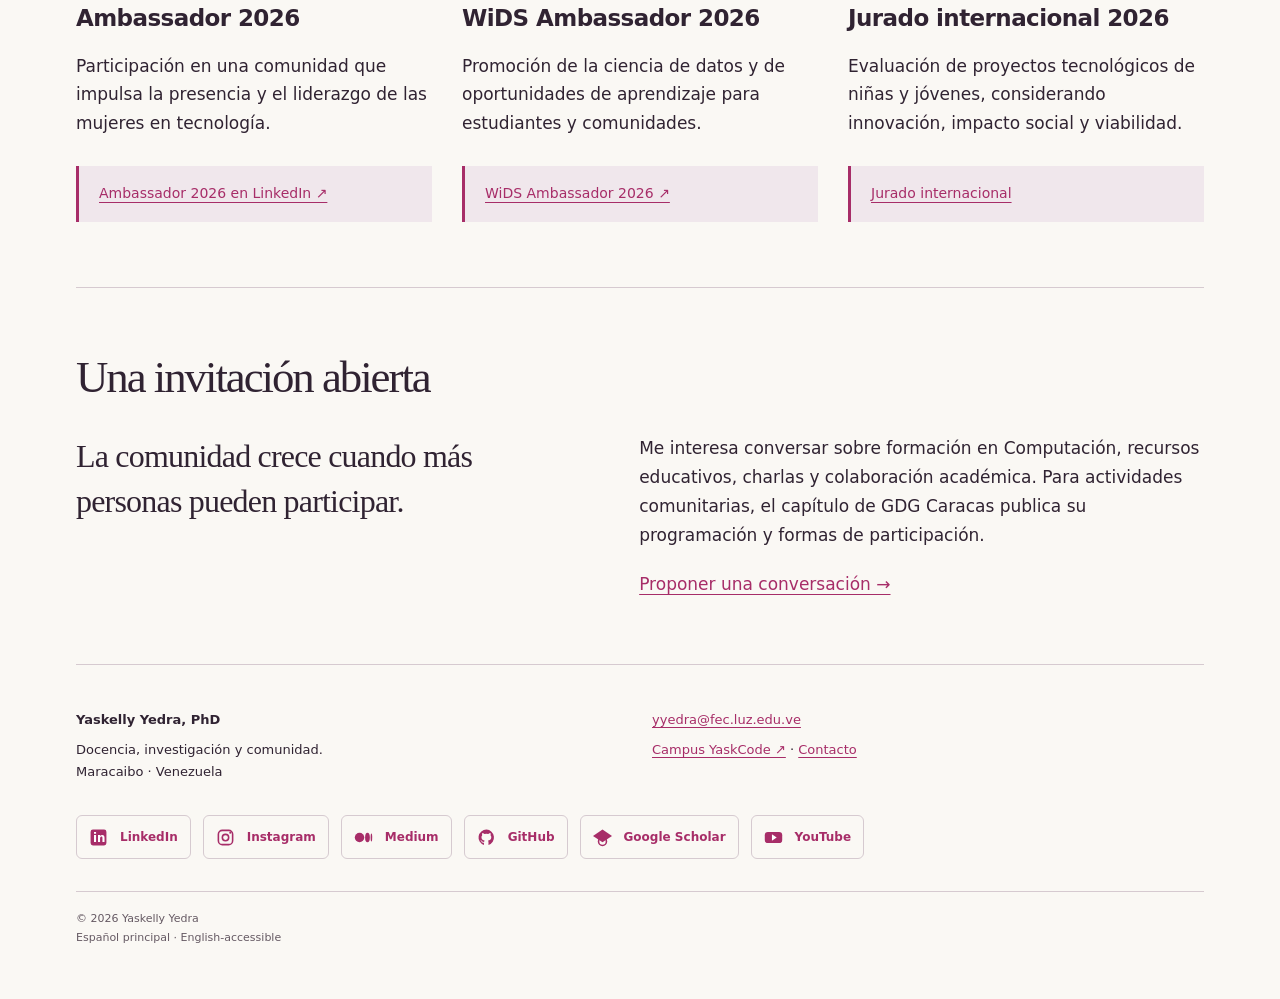
<file: docs/community/index.html>
<!doctype html><html lang="es"><head><meta charset="utf-8"><meta name="viewport" content="width=device-width,initial-scale=1"><meta name="robots" content="index,follow"><link rel="canonical" href="https://www.yaskellyyedra.com/community/"><meta name="description" content="Yaskelly Yedra, profesora e investigadora en Computación de la Universidad del Zulia. Docencia, investigación y comunidad."><title>Comunidad y liderazgo · Yaskelly Yedra</title><link rel="stylesheet" href="../assets/style.css"><link rel="icon" href="../assets/favicon.svg" type="image/svg+xml"></head><body><a class="skip" href="#main">Saltar al contenido</a><header class="header"><a class="brand" href="../" aria-label="Yaskelly Yedra, PhD, inicio"><span class="monogram" aria-hidden="true">YY</span><span>Yaskelly Yedra, PhD<small>Computación · Universidad del Zulia</small></span></a><nav aria-label="Navegación principal"><a class="" href="../">Inicio</a><a class="" href="../about/">Sobre mí</a><a class="" href="../teaching/">Docencia</a><a class="" href="../research/">Investigación</a><a class="current" aria-current="page" href="./">Comunidad</a><a class="" href="../contact/">Contacto</a><a lang="en" class="language" href="../english/">English guide</a></nav></header><main id="main" tabindex="-1" ><div class="page-intro"><p class="eyebrow">COMUNIDAD Y LIDERAZGO / COMMUNITY & LEADERSHIP</p><h1>Compartir conocimiento.<br><em>Construir comunidad.</em></h1><p class="lead">Mi trabajo se extiende a espacios de aprendizaje y encuentro entre estudiantes, docentes y profesionales de la tecnología.</p></div><section class="section"><h2>Organización y servicio con evidencia</h2><div class="grid two"><article class="evidence"><span class="eyebrow">LIDERAZGO · GDG CARACAS</span><h3>Una comunidad para aprender y conectar</h3><p>El capítulo ofrece encuentros sobre desarrollo de software, cloud e inteligencia artificial. La página pública identifica a sus organizadores.</p><p class="role"><strong>Mi contribución.</strong> Organizadora de GDG Caracas.</p><a class="" href="https://gdg.community.dev/gdg-caracas/">Ver capítulo y organización <span aria-hidden="true">↗</span></a></article><article class="evidence"><span class="eyebrow">ACTIVIDAD · ENCUENTRO DE COMUNIDAD</span><h3>Evento de lanzamiento de GDG Caracas</h3><p>Encuentro de presentación de la comunidad y sus oportunidades de participación.</p><p class="role"><strong>Mi contribución.</strong> Anfitriona y organizadora identificada en la ficha oficial del evento.</p><a class="" href="https://gdg.community.dev/events/details/google-gdg-caracas-presents-evento-de-lanzamiento-de-gdg-caracas/">Consultar ficha del evento <span aria-hidden="true">↗</span></a></article><article class="evidence"><span class="eyebrow">ACTIVIDAD · BUILD WITH AI</span><h3>De caos a control</h3><p>Sesión sobre diseño de sistemas de IA que divaguen menos y ejecuten más.</p><p class="role"><strong>Mi contribución.</strong> Organización del encuentro desde GDG Caracas. La ponencia corresponde a la persona invitada, no se atribuye a mí.</p><a class="" href="https://gdg.community.dev/events/details/google-gdg-caracas-presents-build-with-ai-de-caos-a-control-disenando-ais-que-divaguen-menos-y-ejecuten-mas/">Consultar programa y créditos <span aria-hidden="true">↗</span></a></article><article class="evidence"><span class="eyebrow">SERVICIO UNIVERSITARIO</span><h3>Orientación para la investigación de pregrado</h3><p>Repositorio con documentos y recursos del proceso de Trabajo de Investigación en Computación, LUZ.</p><p class="role"><strong>Mi contribución.</strong> Coordinación y acompañamiento del proceso académico; los documentos institucionales conservan su procedencia.</p><a class="" href="https://github.com/LUZ-Computing-Research">Ver espacio académico <span aria-hidden="true">↗</span></a></article></div></section><section class="section"><h2>Participación en iniciativas educativas</h2><div class="grid three initiative-grid"><article><span class="eyebrow">WOMEN TECHMAKERS</span><h3>Ambassador 2026</h3><p>Participación en una comunidad que impulsa la presencia y el liderazgo de las mujeres en tecnología.</p><p class="note"><a href="https://www.linkedin.com/feed/update/urn:li:activity:7513350576613683200/">Ambassador 2026 en LinkedIn ↗</a></p></article><article><span class="eyebrow">WOMEN IN DATA SCIENCE</span><h3>WiDS Ambassador 2026</h3><p>Promoción de la ciencia de datos y de oportunidades de aprendizaje para estudiantes y comunidades.</p><p class="note"><a href="https://www.linkedin.com/in/yaskelly/details/volunteering-experiences/">WiDS Ambassador 2026 ↗</a></p></article><article><span class="eyebrow">TECHNOVATION GIRLS</span><h3>Jurado internacional 2026</h3><p>Evaluación de proyectos tecnológicos de niñas y jóvenes, considerando innovación, impacto social y viabilidad.</p><p class="note"><a href="https://www.linkedin.com/in/yaskelly/details/experience/">Jurado internacional</a></p></article></div></section><section class="section"><h2>Una invitación abierta</h2><div class="split"><p class="large">La comunidad crece cuando más personas pueden participar.</p><div><p>Me interesa conversar sobre formación en Computación, recursos educativos, charlas y colaboración académica. Para actividades comunitarias, el capítulo de GDG Caracas publica su programación y formas de participación.</p><a class="" href="../contact/">Proponer una conversación →</a></div></div></section></main><footer><div><strong>Yaskelly Yedra, PhD</strong><p>Docencia, investigación y comunidad.<br>Maracaibo · Venezuela</p></div><div><a class="" href="mailto:yyedra@fec.luz.edu.ve">yyedra@fec.luz.edu.ve</a><p><a class="" href="https://yaskelly.github.io/">Campus YaskCode ↗</a> · <a class="" href="../contact/">Contacto</a></p></div><div class="footer-profiles"><div role="group" class="social-links compact" aria-label="Perfiles y divulgación"><a href="https://www.linkedin.com/in/yaskelly/"><svg viewBox="0 0 24 24" aria-hidden="true" fill="currentColor"><rect x="2" y="2" width="20" height="20" rx="3"/><text x="5" y="18" fill="white" stroke="none" font-size="15" font-weight="bold">in</text></svg><span><strong>LinkedIn</strong></span></a><a href="https://www.instagram.com/yaskelly"><svg viewBox="0 0 24 24" aria-hidden="true" fill="currentColor"><rect x="3" y="3" width="18" height="18" rx="5" fill="none" stroke="currentColor" stroke-width="2"/><circle cx="12" cy="12" r="4" fill="none" stroke="currentColor" stroke-width="2"/><circle cx="18" cy="6" r="1.3"/></svg><span><strong>Instagram</strong></span></a><a href="https://medium.com/@yaskelly/"><svg viewBox="0 0 24 24" aria-hidden="true" fill="currentColor"><circle cx="7" cy="12" r="6"/><ellipse cx="17" cy="12" rx="3" ry="6"/><ellipse cx="22" cy="12" rx="1" ry="5"/></svg><span><strong>Medium</strong></span></a><a href="https://github.com/yaskelly"><svg viewBox="0 0 24 24" aria-hidden="true" fill="currentColor"><path d="M12 2a10 10 0 0 0-3.2 19.5v-3c-2.5.5-3-1-3-1-.4-1-1-1.3-1-1.3-1-.7 0-.7 0-.7 1 .1 1.5 1 1.5 1 .9 1.5 2.3 1 2.8.8.1-.7.4-1.1.7-1.3-2-.2-4.2-1-4.2-4.5 0-1 .4-1.8 1-2.5-.1-.3-.4-1.3.1-2.5 0 0 .8-.3 2.7 1a9 9 0 0 1 4.9 0c1.9-1.3 2.7-1 2.7-1 .5 1.2.2 2.2.1 2.5.6.7 1 1.5 1 2.5 0 3.5-2.2 4.3-4.3 4.5.4.3.7 1 .7 1.8v3.7A10 10 0 0 0 12 2Z"/></svg><span><strong>GitHub</strong></span></a><a href="https://scholar.google.com/citations?user=zySpQB0AAAAJ"><svg viewBox="0 0 24 24" aria-hidden="true" fill="currentColor"><path d="m12 2 12 8-12 8L0 10Z"/><circle cx="12" cy="17" r="5" fill="none" stroke="currentColor" stroke-width="2"/></svg><span><strong>Google Scholar</strong></span></a><a href="https://www.youtube.com/@yaskcode"><svg viewBox="0 0 24 24" aria-hidden="true" fill="currentColor"><rect x="1" y="5" width="22" height="14" rx="4"/><path d="m10 8 6 4-6 4Z" fill="white"/></svg><span><strong>YouTube</strong></span></a></div></div><p class="footer-note">© 2026 Yaskelly Yedra<br>Español principal · <span lang="en">English-accessible</span></p></footer></body></html>
</file>
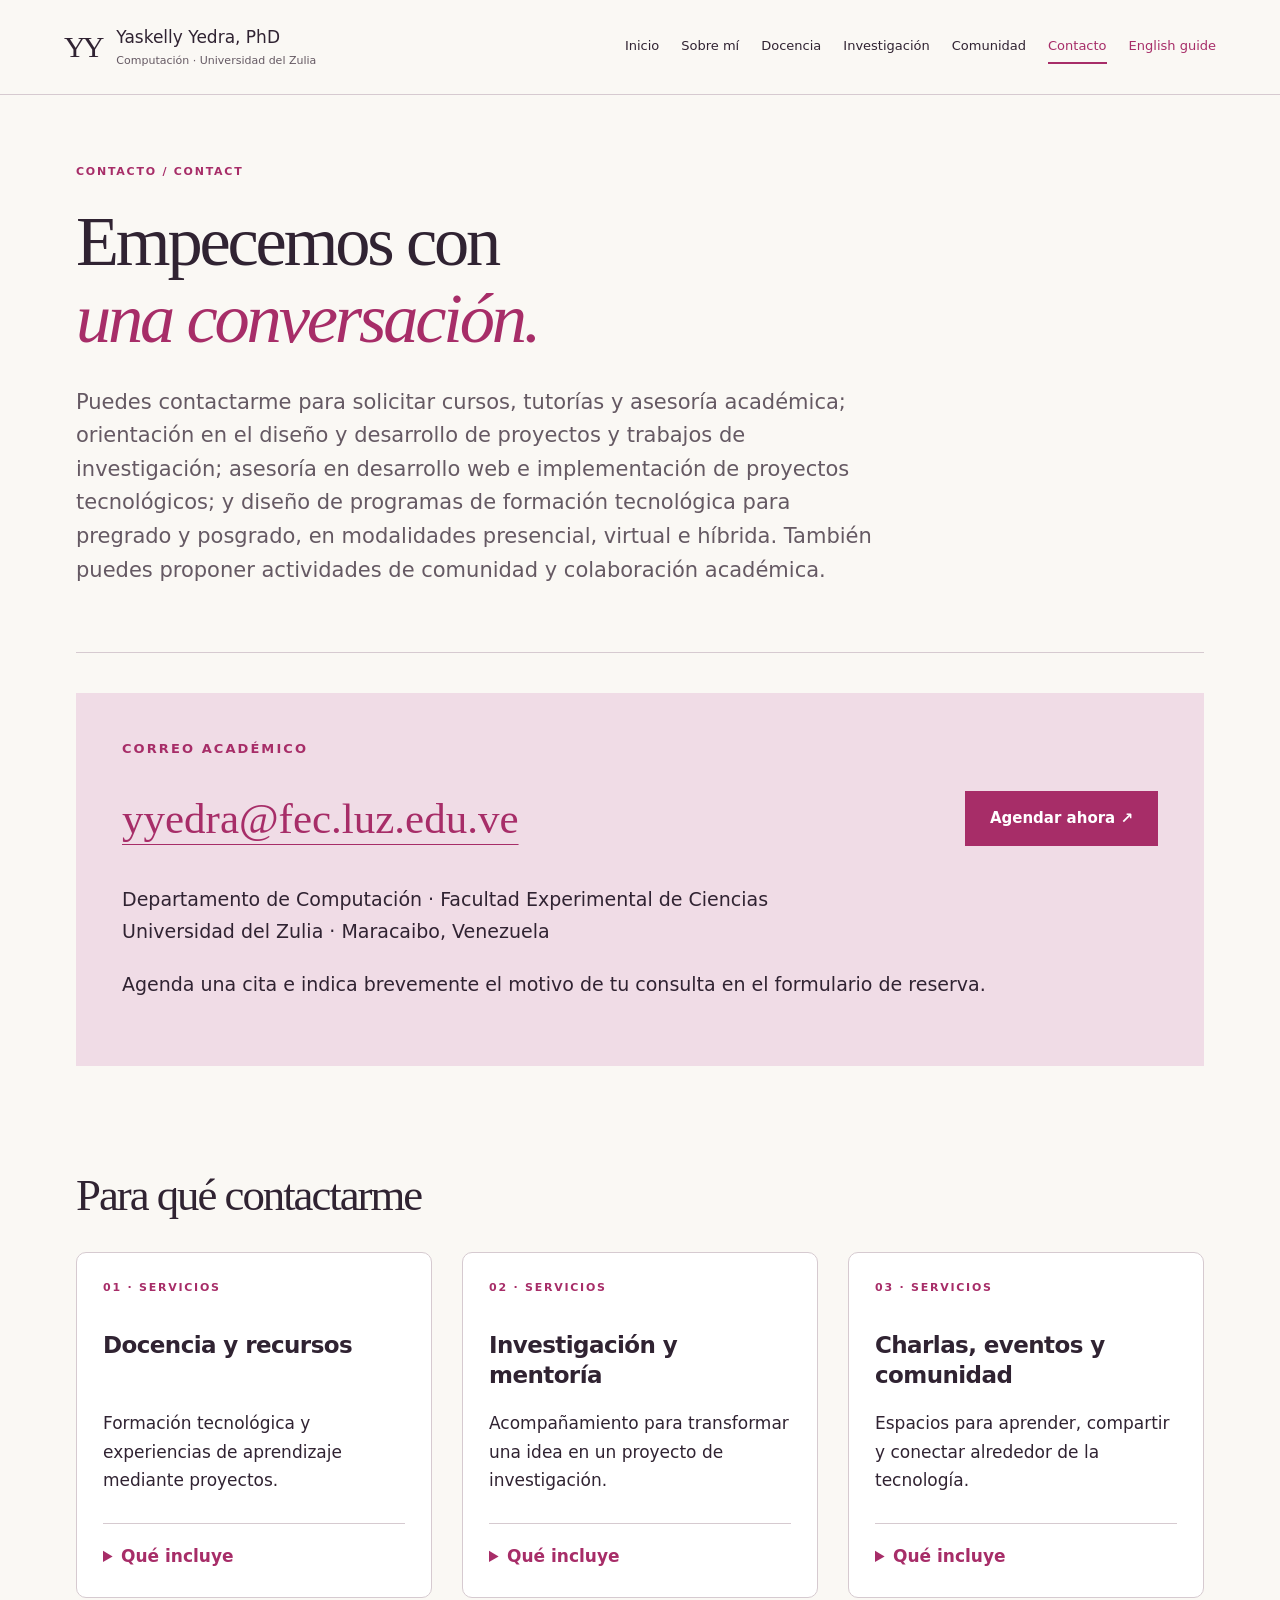
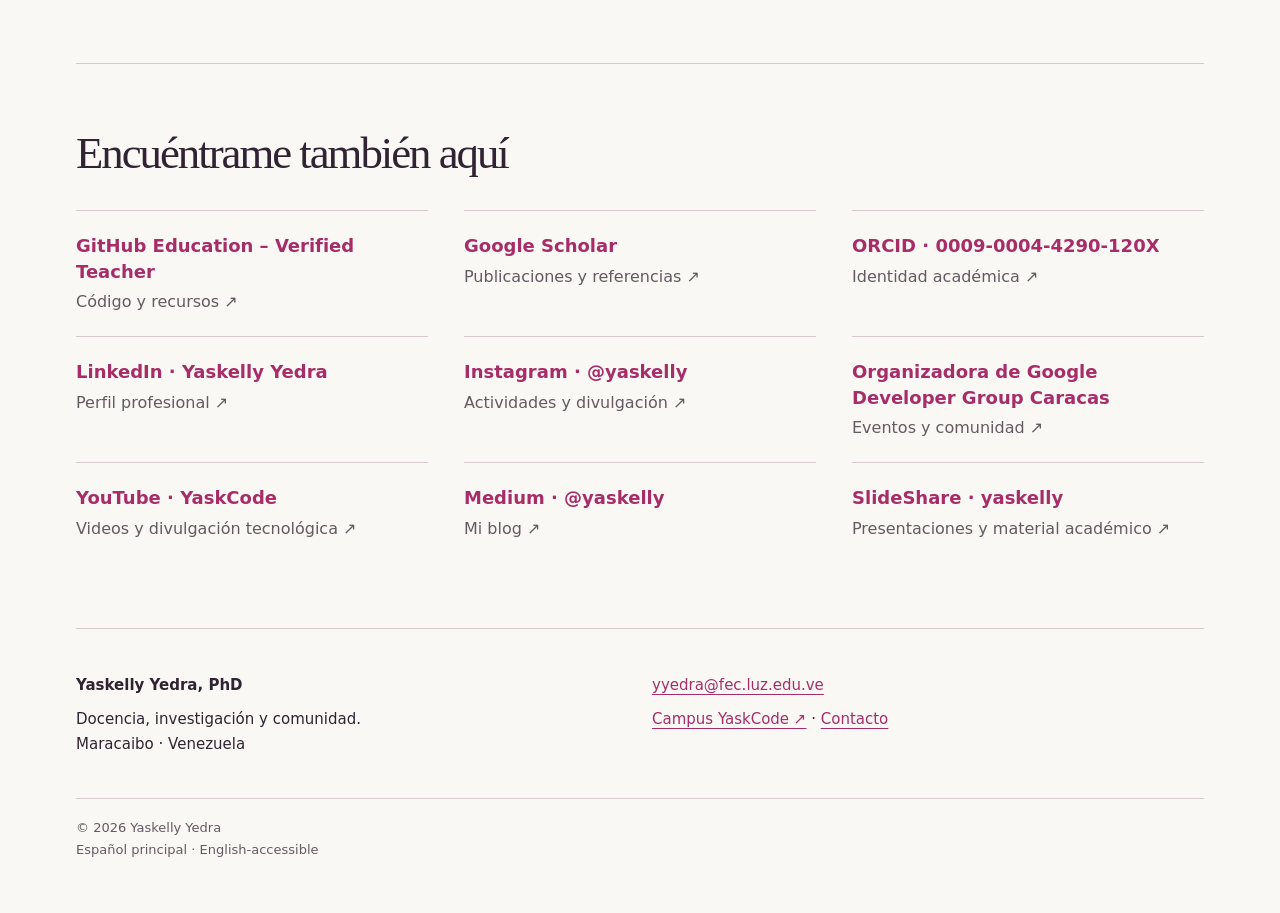
<file: docs/contact/index.html>
<!doctype html><html lang="es"><head><meta charset="utf-8"><meta name="viewport" content="width=device-width,initial-scale=1"><meta name="robots" content="index,follow"><link rel="canonical" href="https://www.yaskellyyedra.com/contact/"><meta name="description" content="Yaskelly Yedra, profesora e investigadora en Computación de la Universidad del Zulia. Docencia, investigación y comunidad."><title>Contacto · Yaskelly Yedra</title><link rel="stylesheet" href="../assets/style.css"><link rel="icon" href="../assets/favicon.svg" type="image/svg+xml"></head><body><a class="skip" href="#main">Saltar al contenido</a><header class="header"><a class="brand" href="../" aria-label="Yaskelly Yedra, PhD, inicio"><span class="monogram" aria-hidden="true">YY</span><span>Yaskelly Yedra, PhD<small>Computación · Universidad del Zulia</small></span></a><nav aria-label="Navegación principal"><a class="" href="../">Inicio</a><a class="" href="../about/">Sobre mí</a><a class="" href="../teaching/">Docencia</a><a class="" href="../research/">Investigación</a><a class="" href="../community/">Comunidad</a><a class="current" aria-current="page" href="./">Contacto</a><a lang="en" class="language" href="../english/">English guide</a></nav></header><main id="main" tabindex="-1" ><div class="page-intro"><p class="eyebrow">CONTACTO / CONTACT</p><h1>Empecemos con<br><em>una conversación.</em></h1><p class="lead">Puedes contactarme para solicitar cursos, tutorías y asesoría académica; orientación en el diseño y desarrollo de proyectos y trabajos de investigación; asesoría en desarrollo web e implementación de proyectos tecnológicos; y diseño de programas de formación tecnológica para pregrado y posgrado, en modalidades presencial, virtual e híbrida. También puedes proponer actividades de comunidad y colaboración académica.</p></div><div class="contact-panel" role="group" aria-labelledby="contact-email-label"><span class="eyebrow" id="contact-email-label">CORREO ACADÉMICO</span><div class="contact-primary"><a class="email" href="mailto:yyedra@fec.luz.edu.ve">yyedra@fec.luz.edu.ve</a><a class="button" href="https://calendar.app.google/xNWC2ALEjZqgVa5a9" target="_blank" rel="noopener noreferrer">Agendar ahora ↗</a></div><p>Departamento de Computación · Facultad Experimental de Ciencias<br>Universidad del Zulia · Maracaibo, Venezuela</p><p>Agenda una cita e indica brevemente el motivo de tu consulta en el formulario de reserva.</p></div><section class="section"><h2>Para qué contactarme</h2><div class="grid three service-grid"><article class="service-card"><span class="eyebrow">01 · SERVICIOS</span><h3>Docencia y recursos</h3><p>Formación tecnológica y experiencias de aprendizaje mediante proyectos.</p><details><summary>Qué incluye</summary><ul><li><strong>Pregrado</strong><span>Ingeniería de Software, Sistemas de Información, Desarrollo de Software, Modelado y Simulación, Inteligencia Artificial, Programación I y II, Introducción a la Computación y Ciencia de Datos.</span></li><li><strong>Posgrado</strong><span>Ingeniería de Software y Bases de Datos, Sistemas Inteligentes, economía del software y FinOps, DevOps, seguridad del software y SecOps, ingeniería de requisitos, arquitectura de software, computación acelerada, interacción humano-computador y UI/UX, pruebas y calidad del software, ingeniería de plataformas digitales y análisis estadístico de datos.</span></li><li><strong>Diseño de programas</strong><span>Programas de formación tecnológica para pregrado y posgrado, en modalidades presencial, virtual e híbrida, con experiencias interactivas y aprendizaje por proyectos.</span></li><li><strong>Recursos y herramientas</strong><span>YaskCode Academy como espacio transversal. GitHub, UML, Mermaid, metodologías ágiles y gestión de proyectos; Python, C++, PHP y MATLAB; MySQL, PostgreSQL y MongoDB; Power BI; Google Cloud, AWS y Microsoft Azure.</span></li></ul></details></article><article class="service-card"><span class="eyebrow">02 · SERVICIOS</span><h3>Investigación y mentoría</h3><p>Acompañamiento para transformar una idea en un proyecto de investigación.</p><details><summary>Qué incluye</summary><ul><li><strong>Tesis y trabajos de investigación</strong><span>Asesoría y tutoría en el área tecnológica para pregrado, maestría y doctorado.</span></li><li><strong>Diseño y desarrollo</strong><span>Formulación del problema, diseño y desarrollo de proyectos de investigación y evaluación de resultados.</span></li><li><strong>Mentoría tecnológica</strong><span>Orientación para desarrollar ideas, organizar el trabajo y construir soluciones tecnológicas.</span></li><li><strong>Proyectos de software</strong><span>Asesoría en desarrollo web, diseño e implementación de proyectos tecnológicos.</span></li></ul></details></article><article class="service-card"><span class="eyebrow">03 · SERVICIOS</span><h3>Charlas, eventos y comunidad</h3><p>Espacios para aprender, compartir y conectar alrededor de la tecnología.</p><details><summary>Qué incluye</summary><ul><li><strong>Charlas y talleres</strong><span>Formación y divulgación sobre software, inteligencia artificial, datos y tecnologías de nube.</span></li><li><strong>Encuentros y jornadas</strong><span>Espacios de intercambio entre estudiantes, docentes, profesionales y comunidades tecnológicas.</span></li><li><strong>Congresos y summits</strong><span>Planificación, organización y coordinación de eventos tecnológicos.</span></li><li><strong>Modalidades</strong><span>Actividades presenciales, virtuales e híbridas que facilitan el aprendizaje y la colaboración.</span></li></ul></details></article></div></section><section class="section"><h2>Encuéntrame también aquí</h2><div class="profile-links contact-profiles"><a class="" href="https://github.com/yaskelly"><strong>GitHub Education – Verified Teacher</strong><span>Código y recursos ↗</span></a><a class="" href="https://scholar.google.com/citations?user=zySpQB0AAAAJ"><strong>Google Scholar</strong><span>Publicaciones y referencias ↗</span></a><a class="" href="https://orcid.org/0009-0004-4290-120X"><strong>ORCID · 0009-0004-4290-120X</strong><span>Identidad académica ↗</span></a><a class="" href="https://www.linkedin.com/in/yaskelly/"><strong>LinkedIn · Yaskelly Yedra</strong><span>Perfil profesional ↗</span></a><a class="" href="https://www.instagram.com/yaskelly"><strong>Instagram · @yaskelly</strong><span>Actividades y divulgación ↗</span></a><a class="" href="https://gdg.community.dev/gdg-caracas/"><strong>Organizadora de Google Developer Group Caracas</strong><span>Eventos y comunidad ↗</span></a><a class="" href="https://www.youtube.com/@yaskcode"><strong>YouTube · YaskCode</strong><span>Videos y divulgación tecnológica ↗</span></a><a class="" href="https://medium.com/@yaskelly/"><strong>Medium · @yaskelly</strong><span>Mi blog ↗</span></a><a class="" href="https://es.slideshare.net/yaskelly"><strong>SlideShare · yaskelly</strong><span>Presentaciones y material académico ↗</span></a></div></section></main><footer class="contact-footer"><div><strong>Yaskelly Yedra, PhD</strong><p>Docencia, investigación y comunidad.<br>Maracaibo · Venezuela</p></div><div><a class="" href="mailto:yyedra@fec.luz.edu.ve">yyedra@fec.luz.edu.ve</a><p><a class="" href="https://yaskelly.github.io/">Campus YaskCode ↗</a> · <a class="" href="./">Contacto</a></p></div><p class="footer-note">© 2026 Yaskelly Yedra<br>Español principal · <span lang="en">English-accessible</span></p></footer></body></html>
</file>
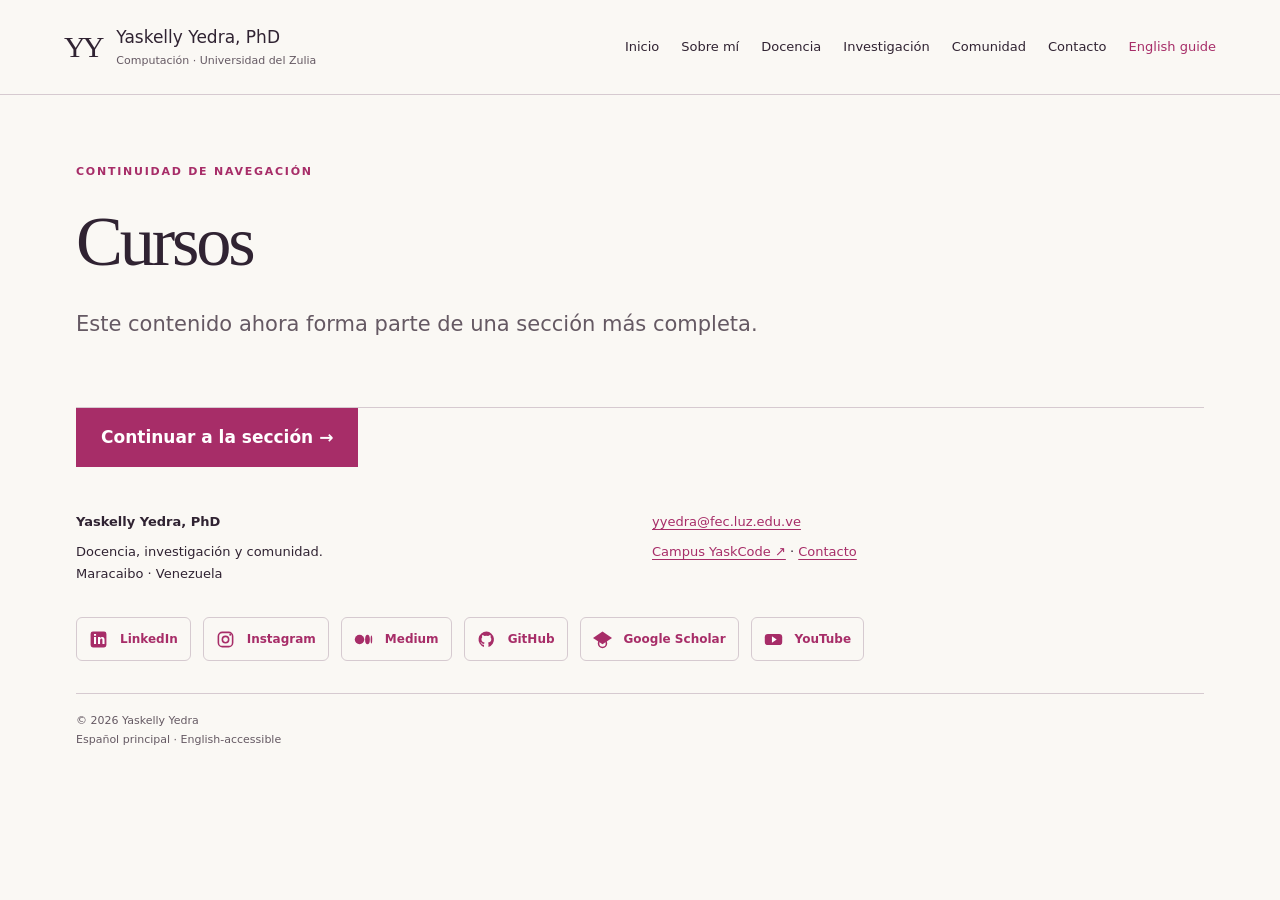
<file: docs/cursos/index.html>
<!doctype html><html lang="es"><head><meta charset="utf-8"><meta name="viewport" content="width=device-width,initial-scale=1"><meta name="robots" content="index,follow"><link rel="canonical" href="https://www.yaskellyyedra.com/cursos/"><meta name="description" content="Yaskelly Yedra, profesora e investigadora en Computación de la Universidad del Zulia. Docencia, investigación y comunidad."><title>Cursos · Yaskelly Yedra</title><link rel="stylesheet" href="../assets/style.css"><link rel="icon" href="../assets/favicon.svg" type="image/svg+xml"></head><body><a class="skip" href="#main">Saltar al contenido</a><header class="header"><a class="brand" href="../" aria-label="Yaskelly Yedra, PhD, inicio"><span class="monogram" aria-hidden="true">YY</span><span>Yaskelly Yedra, PhD<small>Computación · Universidad del Zulia</small></span></a><nav aria-label="Navegación principal"><a class="" href="../">Inicio</a><a class="" href="../about/">Sobre mí</a><a class="" href="../teaching/">Docencia</a><a class="" href="../research/">Investigación</a><a class="" href="../community/">Comunidad</a><a class="" href="../contact/">Contacto</a><a lang="en" class="language" href="../english/">English guide</a></nav></header><main id="main" tabindex="-1" ><div class="page-intro"><p class="eyebrow">CONTINUIDAD DE NAVEGACIÓN</p><h1>Cursos</h1><p class="lead">Este contenido ahora forma parte de una sección más completa.</p></div><a class="button" href="../teaching/">Continuar a la sección →</a></main><footer><div><strong>Yaskelly Yedra, PhD</strong><p>Docencia, investigación y comunidad.<br>Maracaibo · Venezuela</p></div><div><a class="" href="mailto:yyedra@fec.luz.edu.ve">yyedra@fec.luz.edu.ve</a><p><a class="" href="https://yaskelly.github.io/">Campus YaskCode ↗</a> · <a class="" href="../contact/">Contacto</a></p></div><div class="footer-profiles"><div class="social-links compact" aria-label="Perfiles y divulgación"><a href="https://www.linkedin.com/in/yaskelly/"><svg viewBox="0 0 24 24" aria-hidden="true" fill="currentColor"><rect x="2" y="2" width="20" height="20" rx="3"/><text x="5" y="18" fill="white" stroke="none" font-size="15" font-weight="bold">in</text></svg><span><strong>LinkedIn</strong></span></a><a href="https://www.instagram.com/yaskelly"><svg viewBox="0 0 24 24" aria-hidden="true" fill="currentColor"><rect x="3" y="3" width="18" height="18" rx="5" fill="none" stroke="currentColor" stroke-width="2"/><circle cx="12" cy="12" r="4" fill="none" stroke="currentColor" stroke-width="2"/><circle cx="18" cy="6" r="1.3"/></svg><span><strong>Instagram</strong></span></a><a href="https://medium.com/@yaskelly/"><svg viewBox="0 0 24 24" aria-hidden="true" fill="currentColor"><circle cx="7" cy="12" r="6"/><ellipse cx="17" cy="12" rx="3" ry="6"/><ellipse cx="22" cy="12" rx="1" ry="5"/></svg><span><strong>Medium</strong></span></a><a href="https://github.com/yaskelly"><svg viewBox="0 0 24 24" aria-hidden="true" fill="currentColor"><path d="M12 2a10 10 0 0 0-3.2 19.5v-3c-2.5.5-3-1-3-1-.4-1-1-1.3-1-1.3-1-.7 0-.7 0-.7 1 .1 1.5 1 1.5 1 .9 1.5 2.3 1 2.8.8.1-.7.4-1.1.7-1.3-2-.2-4.2-1-4.2-4.5 0-1 .4-1.8 1-2.5-.1-.3-.4-1.3.1-2.5 0 0 .8-.3 2.7 1a9 9 0 0 1 4.9 0c1.9-1.3 2.7-1 2.7-1 .5 1.2.2 2.2.1 2.5.6.7 1 1.5 1 2.5 0 3.5-2.2 4.3-4.3 4.5.4.3.7 1 .7 1.8v3.7A10 10 0 0 0 12 2Z"/></svg><span><strong>GitHub</strong></span></a><a href="https://scholar.google.com/citations?user=zySpQB0AAAAJ"><svg viewBox="0 0 24 24" aria-hidden="true" fill="currentColor"><path d="m12 2 12 8-12 8L0 10Z"/><circle cx="12" cy="17" r="5" fill="none" stroke="currentColor" stroke-width="2"/></svg><span><strong>Google Scholar</strong></span></a><a href="https://www.youtube.com/@yaskcode"><svg viewBox="0 0 24 24" aria-hidden="true" fill="currentColor"><rect x="1" y="5" width="22" height="14" rx="4"/><path d="m10 8 6 4-6 4Z" fill="white"/></svg><span><strong>YouTube</strong></span></a></div></div><p class="footer-note">© 2026 Yaskelly Yedra<br>Español principal · <span lang="en">English-accessible</span></p></footer></body></html>
</file>
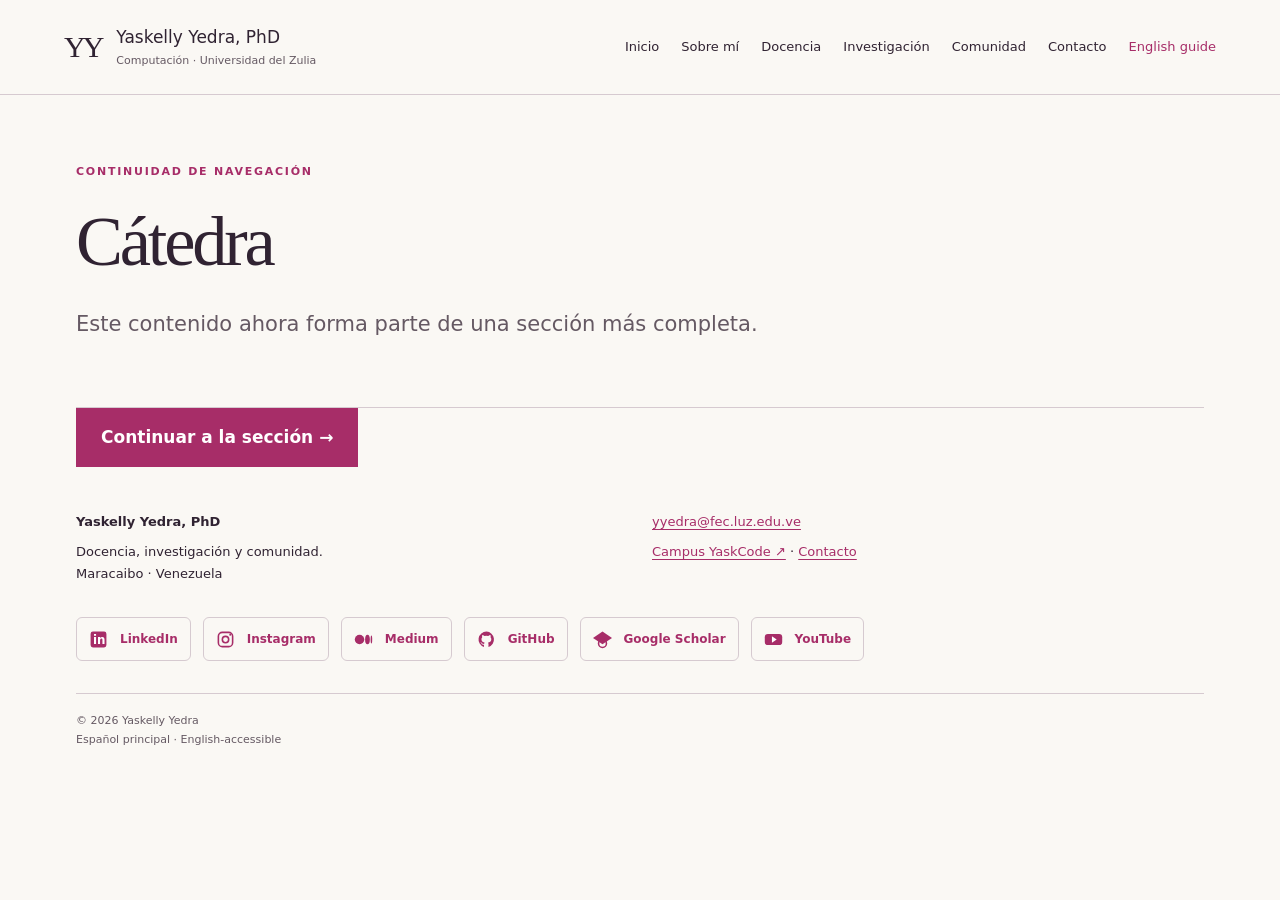
<file: docs/cátedra/index.html>
<!doctype html><html lang="es"><head><meta charset="utf-8"><meta name="viewport" content="width=device-width,initial-scale=1"><meta name="robots" content="index,follow"><link rel="canonical" href="https://www.yaskellyyedra.com/cátedra/"><meta name="description" content="Yaskelly Yedra, profesora e investigadora en Computación de la Universidad del Zulia. Docencia, investigación y comunidad."><title>Cátedra · Yaskelly Yedra</title><link rel="stylesheet" href="../assets/style.css"><link rel="icon" href="../assets/favicon.svg" type="image/svg+xml"></head><body><a class="skip" href="#main">Saltar al contenido</a><header class="header"><a class="brand" href="../" aria-label="Yaskelly Yedra, PhD, inicio"><span class="monogram" aria-hidden="true">YY</span><span>Yaskelly Yedra, PhD<small>Computación · Universidad del Zulia</small></span></a><nav aria-label="Navegación principal"><a class="" href="../">Inicio</a><a class="" href="../about/">Sobre mí</a><a class="" href="../teaching/">Docencia</a><a class="" href="../research/">Investigación</a><a class="" href="../community/">Comunidad</a><a class="" href="../contact/">Contacto</a><a lang="en" class="language" href="../english/">English guide</a></nav></header><main id="main" tabindex="-1" ><div class="page-intro"><p class="eyebrow">CONTINUIDAD DE NAVEGACIÓN</p><h1>Cátedra</h1><p class="lead">Este contenido ahora forma parte de una sección más completa.</p></div><a class="button" href="../teaching/">Continuar a la sección →</a></main><footer><div><strong>Yaskelly Yedra, PhD</strong><p>Docencia, investigación y comunidad.<br>Maracaibo · Venezuela</p></div><div><a class="" href="mailto:yyedra@fec.luz.edu.ve">yyedra@fec.luz.edu.ve</a><p><a class="" href="https://yaskelly.github.io/">Campus YaskCode ↗</a> · <a class="" href="../contact/">Contacto</a></p></div><div class="footer-profiles"><div class="social-links compact" aria-label="Perfiles y divulgación"><a href="https://www.linkedin.com/in/yaskelly/"><svg viewBox="0 0 24 24" aria-hidden="true" fill="currentColor"><rect x="2" y="2" width="20" height="20" rx="3"/><text x="5" y="18" fill="white" stroke="none" font-size="15" font-weight="bold">in</text></svg><span><strong>LinkedIn</strong></span></a><a href="https://www.instagram.com/yaskelly"><svg viewBox="0 0 24 24" aria-hidden="true" fill="currentColor"><rect x="3" y="3" width="18" height="18" rx="5" fill="none" stroke="currentColor" stroke-width="2"/><circle cx="12" cy="12" r="4" fill="none" stroke="currentColor" stroke-width="2"/><circle cx="18" cy="6" r="1.3"/></svg><span><strong>Instagram</strong></span></a><a href="https://medium.com/@yaskelly/"><svg viewBox="0 0 24 24" aria-hidden="true" fill="currentColor"><circle cx="7" cy="12" r="6"/><ellipse cx="17" cy="12" rx="3" ry="6"/><ellipse cx="22" cy="12" rx="1" ry="5"/></svg><span><strong>Medium</strong></span></a><a href="https://github.com/yaskelly"><svg viewBox="0 0 24 24" aria-hidden="true" fill="currentColor"><path d="M12 2a10 10 0 0 0-3.2 19.5v-3c-2.5.5-3-1-3-1-.4-1-1-1.3-1-1.3-1-.7 0-.7 0-.7 1 .1 1.5 1 1.5 1 .9 1.5 2.3 1 2.8.8.1-.7.4-1.1.7-1.3-2-.2-4.2-1-4.2-4.5 0-1 .4-1.8 1-2.5-.1-.3-.4-1.3.1-2.5 0 0 .8-.3 2.7 1a9 9 0 0 1 4.9 0c1.9-1.3 2.7-1 2.7-1 .5 1.2.2 2.2.1 2.5.6.7 1 1.5 1 2.5 0 3.5-2.2 4.3-4.3 4.5.4.3.7 1 .7 1.8v3.7A10 10 0 0 0 12 2Z"/></svg><span><strong>GitHub</strong></span></a><a href="https://scholar.google.com/citations?user=zySpQB0AAAAJ"><svg viewBox="0 0 24 24" aria-hidden="true" fill="currentColor"><path d="m12 2 12 8-12 8L0 10Z"/><circle cx="12" cy="17" r="5" fill="none" stroke="currentColor" stroke-width="2"/></svg><span><strong>Google Scholar</strong></span></a><a href="https://www.youtube.com/@yaskcode"><svg viewBox="0 0 24 24" aria-hidden="true" fill="currentColor"><rect x="1" y="5" width="22" height="14" rx="4"/><path d="m10 8 6 4-6 4Z" fill="white"/></svg><span><strong>YouTube</strong></span></a></div></div><p class="footer-note">© 2026 Yaskelly Yedra<br>Español principal · <span lang="en">English-accessible</span></p></footer></body></html>
</file>
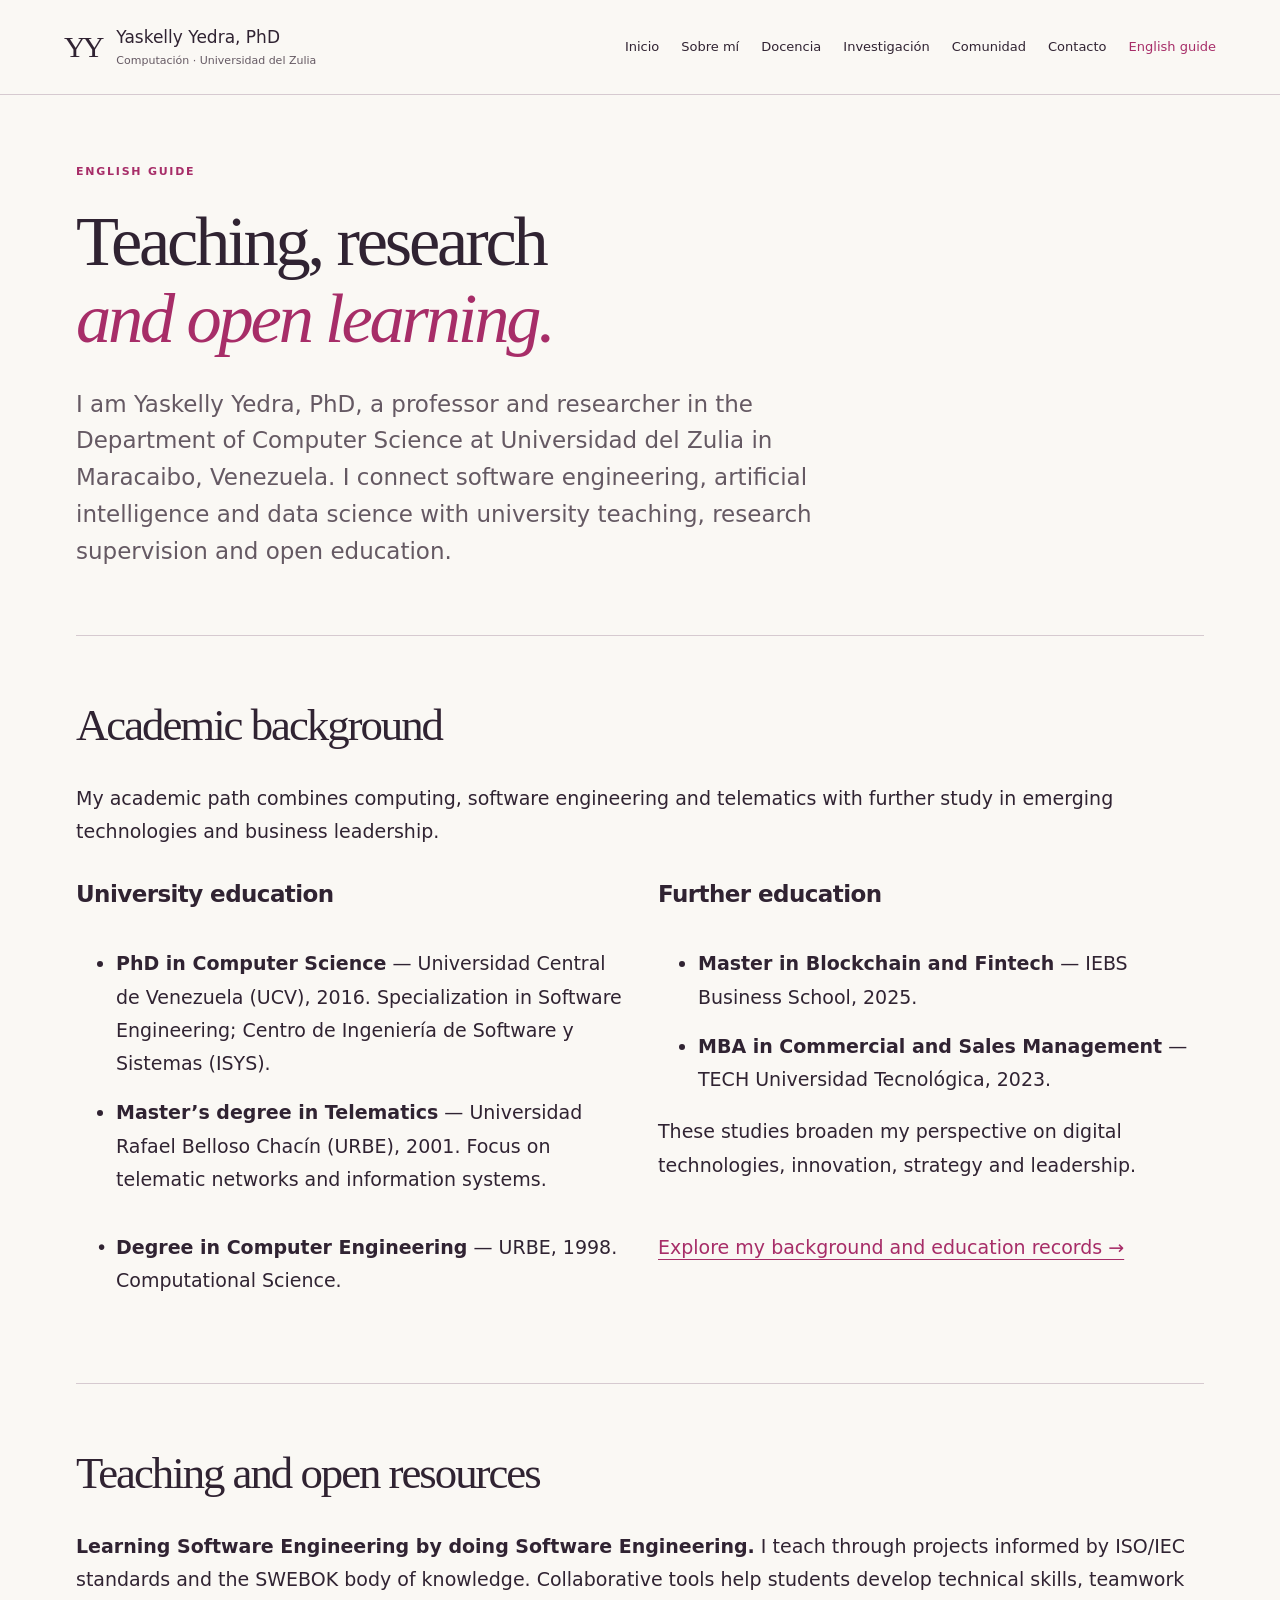
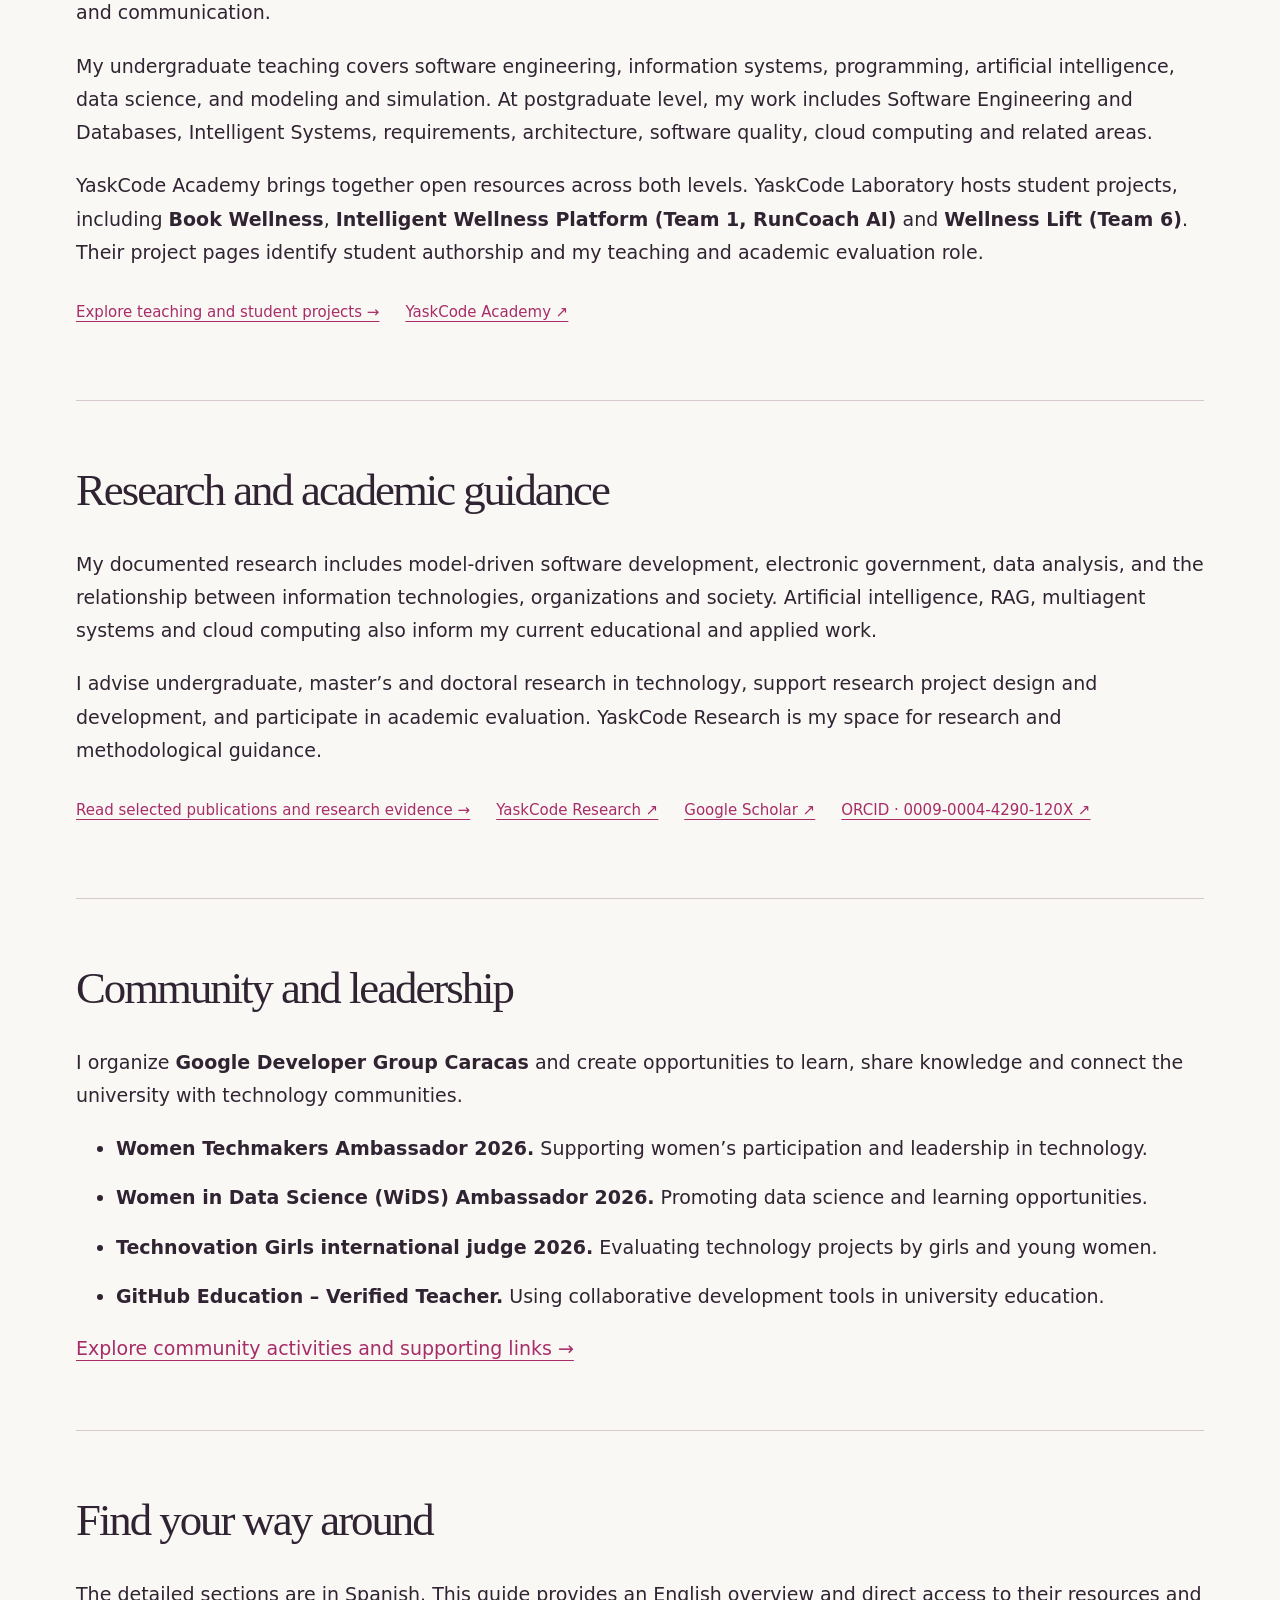
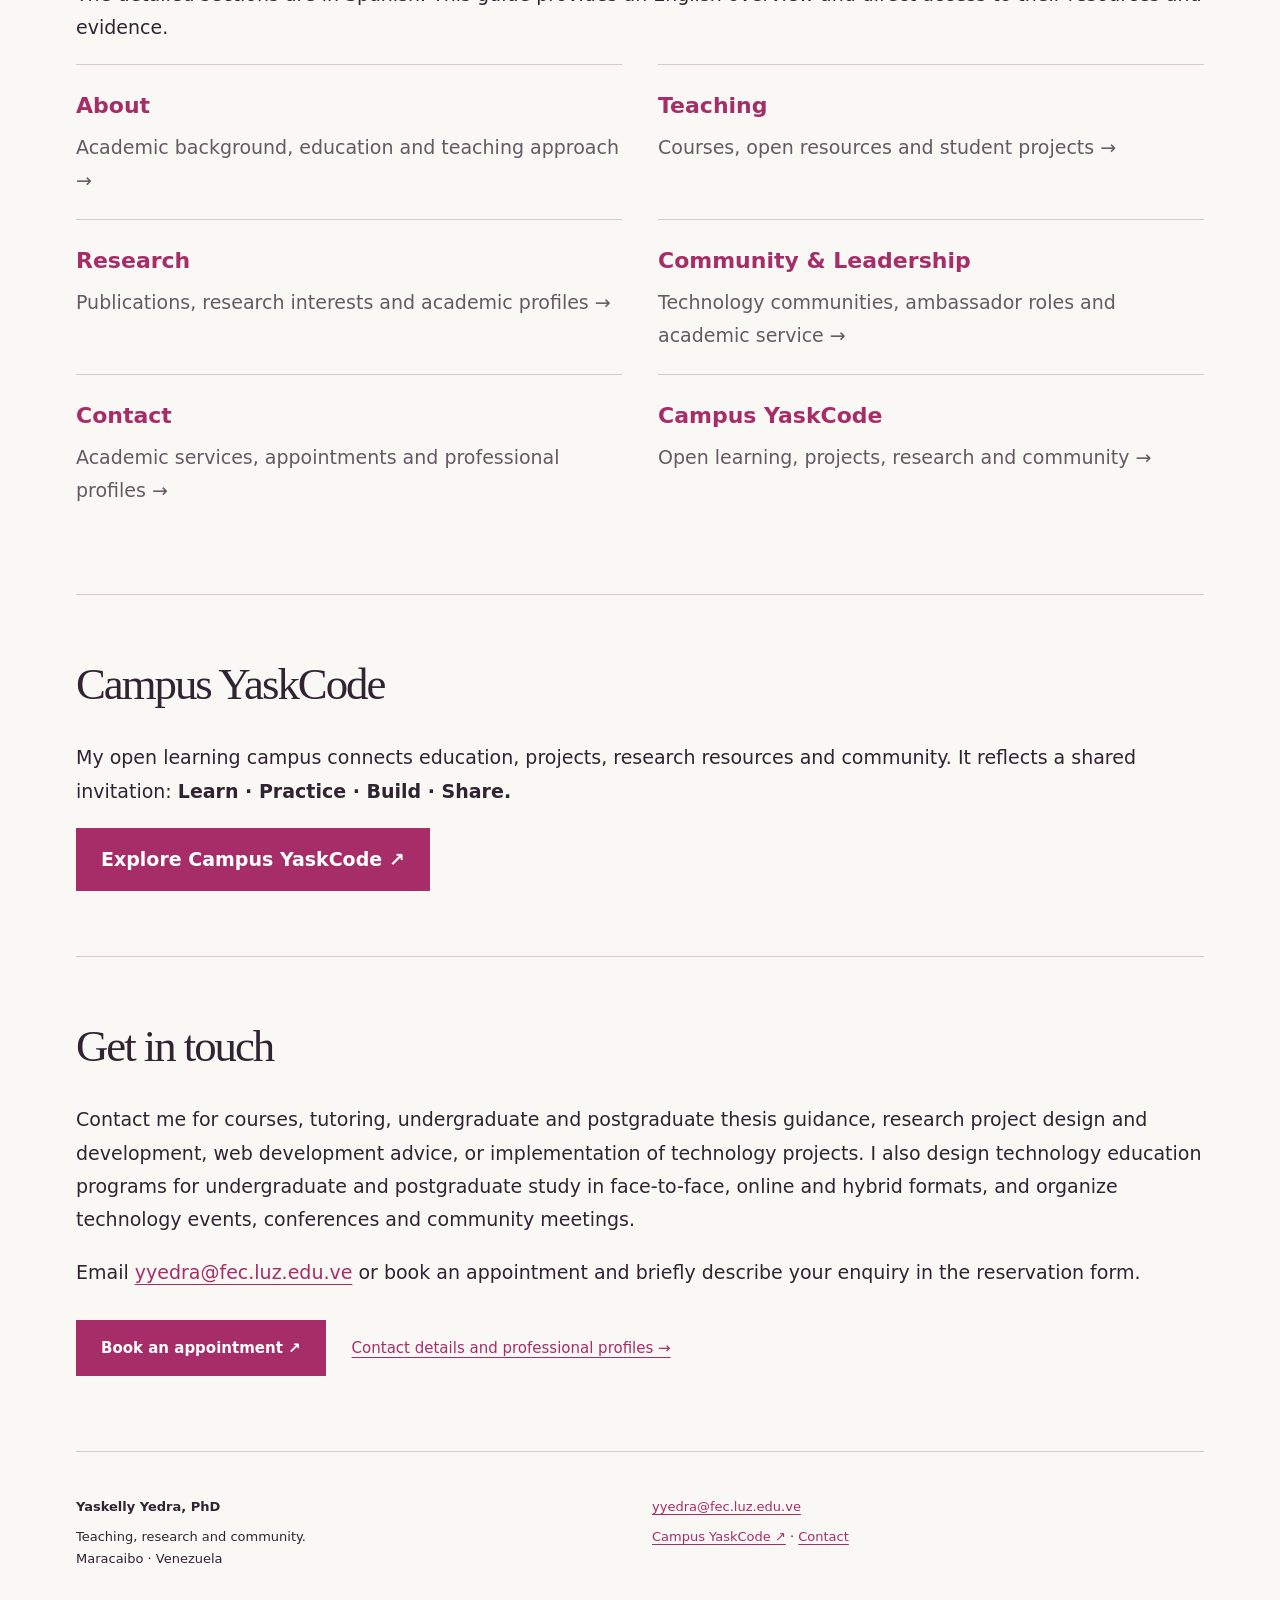
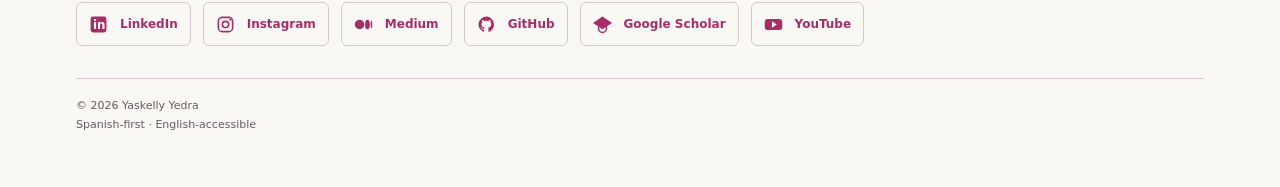
<file: docs/english/index.html>
<!doctype html><html lang="en"><head><meta charset="utf-8"><meta name="viewport" content="width=device-width,initial-scale=1"><meta name="robots" content="index,follow"><link rel="canonical" href="https://www.yaskellyyedra.com/english/"><meta name="description" content="Yaskelly Yedra, profesora e investigadora en Computación de la Universidad del Zulia. Docencia, investigación y comunidad."><title>English guide · Yaskelly Yedra</title><link rel="stylesheet" href="../assets/style.css"><link rel="icon" href="../assets/favicon.svg" type="image/svg+xml"></head><body><a class="skip" href="#main">Skip to content</a><header class="header"><a class="brand" href="../" aria-label="Yaskelly Yedra, PhD, inicio"><span class="monogram" aria-hidden="true">YY</span><span>Yaskelly Yedra, PhD<small>Computación · Universidad del Zulia</small></span></a><nav aria-label="Navegación principal"><a class="" href="../">Inicio</a><a class="" href="../about/">Sobre mí</a><a class="" href="../teaching/">Docencia</a><a class="" href="../research/">Investigación</a><a class="" href="../community/">Comunidad</a><a class="" href="../contact/">Contacto</a><a lang="en" class="language" href="./">English guide</a></nav></header><main id="main" tabindex="-1" lang="en"><div class="english-guide"><div class="page-intro"><p class="eyebrow">ENGLISH GUIDE</p><h1>Teaching, research<br><em>and open learning.</em></h1><p class="lead">I am Yaskelly Yedra, PhD, a professor and researcher in the Department of Computer Science at Universidad del Zulia in Maracaibo, Venezuela. I connect software engineering, artificial intelligence and data science with university teaching, research supervision and open education.</p></div><section class="section"><h2>Academic background</h2><p>My academic path combines computing, software engineering and telematics with further study in emerging technologies and business leadership.</p><div class="grid two english-education"><article><h3>University education</h3><ul><li><strong>PhD in Computer Science</strong> — Universidad Central de Venezuela (UCV), 2016. Specialization in Software Engineering; Centro de Ingeniería de Software y Sistemas (ISYS).</li><li><strong>Master’s degree in Telematics</strong> — Universidad Rafael Belloso Chacín (URBE), 2001. Focus on telematic networks and information systems.</li></ul><p class="education-degree"><strong>Degree in Computer Engineering</strong> — URBE, 1998.<br>Computational Science.</p></article><article><h3>Further education</h3><div class="education-further"><ul><li><strong>Master in Blockchain and Fintech</strong> — IEBS Business School, 2025.</li><li><strong>MBA in Commercial and Sales Management</strong> — TECH Universidad Tecnológica, 2023.</li></ul><p>These studies broaden my perspective on digital technologies, innovation, strategy and leadership.</p></div><a class="education-records-link" href="../about/">Explore my background and education records →</a></article></div></section><section class="section"><h2>Teaching and open resources</h2><p><strong>Learning Software Engineering by doing Software Engineering.</strong> I teach through projects informed by ISO/IEC standards and the SWEBOK body of knowledge. Collaborative tools help students develop technical skills, teamwork and communication.</p><p>My undergraduate teaching covers software engineering, information systems, programming, artificial intelligence, data science, and modeling and simulation. At postgraduate level, my work includes Software Engineering and Databases, Intelligent Systems, requirements, architecture, software quality, cloud computing and related areas.</p><p>YaskCode Academy brings together open resources across both levels. YaskCode Laboratory hosts student projects, including <strong>Book Wellness</strong>, <strong>Intelligent Wellness Platform (Team 1, RunCoach AI)</strong> and <strong>Wellness Lift (Team 6)</strong>. Their project pages identify student authorship and my teaching and academic evaluation role.</p><div class="actions"><a class="" href="../teaching/">Explore teaching and student projects →</a><a class="" href="https://github.com/YaskCode">YaskCode Academy ↗</a></div></section><section class="section"><h2>Research and academic guidance</h2><p>My documented research includes model-driven software development, electronic government, data analysis, and the relationship between information technologies, organizations and society. Artificial intelligence, RAG, multiagent systems and cloud computing also inform my current educational and applied work.</p><p>I advise undergraduate, master’s and doctoral research in technology, support research project design and development, and participate in academic evaluation. YaskCode Research is my space for research and methodological guidance.</p><div class="actions"><a class="" href="../research/">Read selected publications and research evidence →</a><a class="" href="https://github.com/YaskCode-research">YaskCode Research ↗</a><a class="" href="https://scholar.google.com/citations?user=zySpQB0AAAAJ">Google Scholar ↗</a><a class="" href="https://orcid.org/0009-0004-4290-120X">ORCID · 0009-0004-4290-120X ↗</a></div></section><section class="section"><h2>Community and leadership</h2><p>I organize <strong>Google Developer Group Caracas</strong> and create opportunities to learn, share knowledge and connect the university with technology communities.</p><ul><li><strong>Women Techmakers Ambassador 2026.</strong> Supporting women’s participation and leadership in technology.</li><li><strong>Women in Data Science (WiDS) Ambassador 2026.</strong> Promoting data science and learning opportunities.</li><li><strong>Technovation Girls international judge 2026.</strong> Evaluating technology projects by girls and young women.</li><li><strong>GitHub Education – Verified Teacher.</strong> Using collaborative development tools in university education.</li></ul><a class="" href="../community/">Explore community activities and supporting links →</a></section><section class="section"><h2>Find your way around</h2><p>The detailed sections are in Spanish. This guide provides an English overview and direct access to their resources and evidence.</p><div class="profile-links"><a class="" href="../about/"><strong>About</strong><span>Academic background, education and teaching approach →</span></a><a class="" href="../teaching/"><strong>Teaching</strong><span>Courses, open resources and student projects →</span></a><a class="" href="../research/"><strong>Research</strong><span>Publications, research interests and academic profiles →</span></a><a class="" href="../community/"><strong>Community & Leadership</strong><span>Technology communities, ambassador roles and academic service →</span></a><a class="" href="../contact/"><strong>Contact</strong><span>Academic services, appointments and professional profiles →</span></a><a class="" href="https://yaskelly.github.io/"><strong>Campus YaskCode</strong><span>Open learning, projects, research and community →</span></a></div></section><section class="section"><h2>Campus YaskCode</h2><p>My open learning campus connects education, projects, research resources and community. It reflects a shared invitation: <strong>Learn · Practice · Build · Share.</strong></p><a class="button" href="https://yaskelly.github.io/">Explore Campus YaskCode ↗</a></section><section class="section"><h2>Get in touch</h2><p>Contact me for courses, tutoring, undergraduate and postgraduate thesis guidance, research project design and development, web development advice, or implementation of technology projects. I also design technology education programs for undergraduate and postgraduate study in face-to-face, online and hybrid formats, and organize technology events, conferences and community meetings.</p><p>Email <a class="" href="mailto:yyedra@fec.luz.edu.ve">yyedra@fec.luz.edu.ve</a> or book an appointment and briefly describe your enquiry in the reservation form.</p><div class="actions"><a class="button" href="https://calendar.app.google/xNWC2ALEjZqgVa5a9">Book an appointment ↗</a><a class="" href="../contact/">Contact details and professional profiles →</a></div></section></div></main><footer><div><strong>Yaskelly Yedra, PhD</strong><p>Teaching, research and community.<br>Maracaibo · Venezuela</p></div><div><a class="" href="mailto:yyedra@fec.luz.edu.ve">yyedra@fec.luz.edu.ve</a><p><a class="" href="https://yaskelly.github.io/">Campus YaskCode ↗</a> · <a class="" href="../contact/">Contact</a></p></div><div class="footer-profiles"><div role="group" class="social-links compact" aria-label="Perfiles y divulgación"><a href="https://www.linkedin.com/in/yaskelly/"><svg viewBox="0 0 24 24" aria-hidden="true" fill="currentColor"><rect x="2" y="2" width="20" height="20" rx="3"/><text x="5" y="18" fill="white" stroke="none" font-size="15" font-weight="bold">in</text></svg><span><strong>LinkedIn</strong></span></a><a href="https://www.instagram.com/yaskelly"><svg viewBox="0 0 24 24" aria-hidden="true" fill="currentColor"><rect x="3" y="3" width="18" height="18" rx="5" fill="none" stroke="currentColor" stroke-width="2"/><circle cx="12" cy="12" r="4" fill="none" stroke="currentColor" stroke-width="2"/><circle cx="18" cy="6" r="1.3"/></svg><span><strong>Instagram</strong></span></a><a href="https://medium.com/@yaskelly/"><svg viewBox="0 0 24 24" aria-hidden="true" fill="currentColor"><circle cx="7" cy="12" r="6"/><ellipse cx="17" cy="12" rx="3" ry="6"/><ellipse cx="22" cy="12" rx="1" ry="5"/></svg><span><strong>Medium</strong></span></a><a href="https://github.com/yaskelly"><svg viewBox="0 0 24 24" aria-hidden="true" fill="currentColor"><path d="M12 2a10 10 0 0 0-3.2 19.5v-3c-2.5.5-3-1-3-1-.4-1-1-1.3-1-1.3-1-.7 0-.7 0-.7 1 .1 1.5 1 1.5 1 .9 1.5 2.3 1 2.8.8.1-.7.4-1.1.7-1.3-2-.2-4.2-1-4.2-4.5 0-1 .4-1.8 1-2.5-.1-.3-.4-1.3.1-2.5 0 0 .8-.3 2.7 1a9 9 0 0 1 4.9 0c1.9-1.3 2.7-1 2.7-1 .5 1.2.2 2.2.1 2.5.6.7 1 1.5 1 2.5 0 3.5-2.2 4.3-4.3 4.5.4.3.7 1 .7 1.8v3.7A10 10 0 0 0 12 2Z"/></svg><span><strong>GitHub</strong></span></a><a href="https://scholar.google.com/citations?user=zySpQB0AAAAJ"><svg viewBox="0 0 24 24" aria-hidden="true" fill="currentColor"><path d="m12 2 12 8-12 8L0 10Z"/><circle cx="12" cy="17" r="5" fill="none" stroke="currentColor" stroke-width="2"/></svg><span><strong>Google Scholar</strong></span></a><a href="https://www.youtube.com/@yaskcode"><svg viewBox="0 0 24 24" aria-hidden="true" fill="currentColor"><rect x="1" y="5" width="22" height="14" rx="4"/><path d="m10 8 6 4-6 4Z" fill="white"/></svg><span><strong>YouTube</strong></span></a></div></div><p class="footer-note">© 2026 Yaskelly Yedra<br>Spanish-first · English-accessible</p></footer></body></html>
</file>
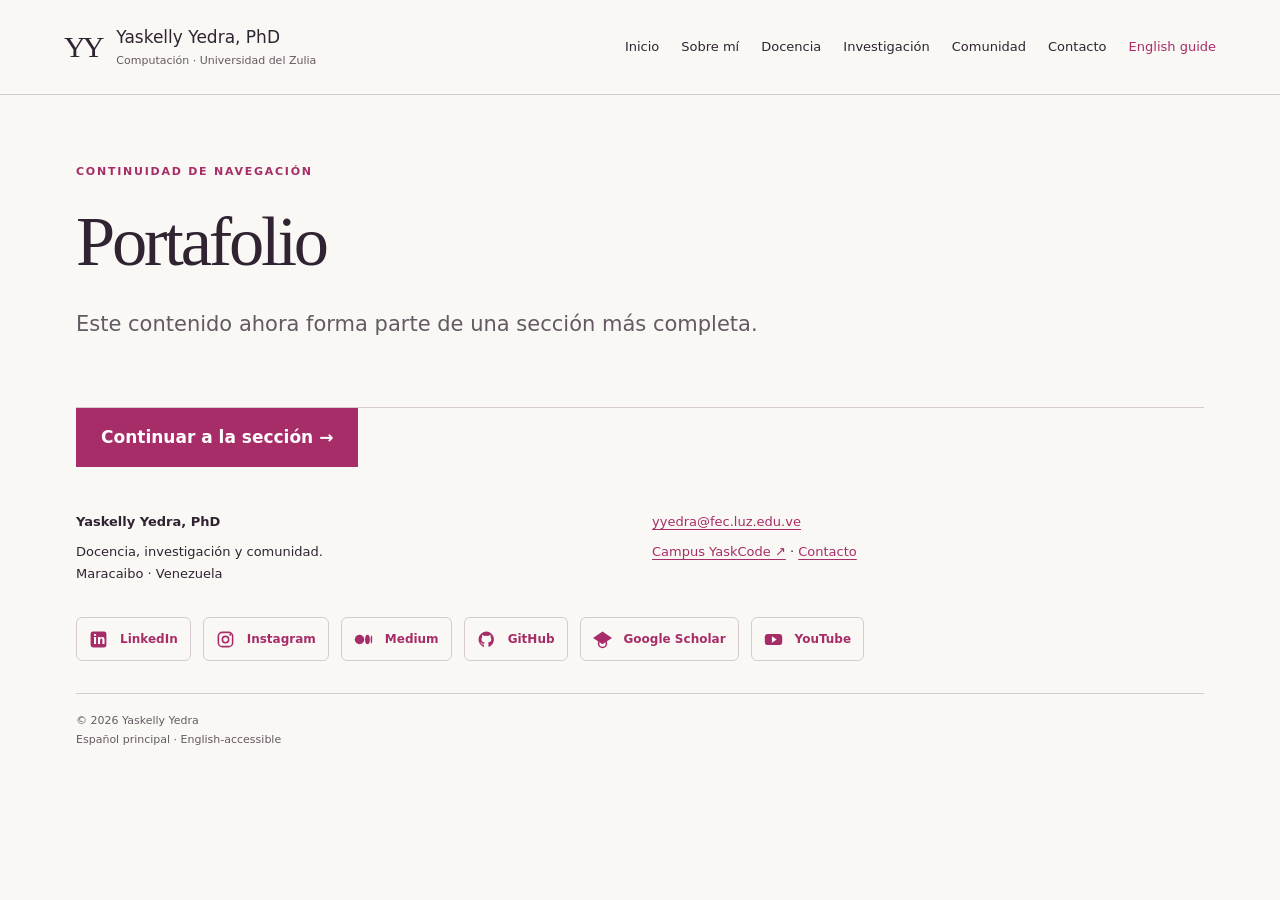
<file: docs/portafolio/index.html>
<!doctype html><html lang="es"><head><meta charset="utf-8"><meta name="viewport" content="width=device-width,initial-scale=1"><meta name="robots" content="index,follow"><link rel="canonical" href="https://www.yaskellyyedra.com/portafolio/"><meta name="description" content="Yaskelly Yedra, profesora e investigadora en Computación de la Universidad del Zulia. Docencia, investigación y comunidad."><title>Portafolio · Yaskelly Yedra</title><link rel="stylesheet" href="../assets/style.css"><link rel="icon" href="../assets/favicon.svg" type="image/svg+xml"></head><body><a class="skip" href="#main">Saltar al contenido</a><header class="header"><a class="brand" href="../" aria-label="Yaskelly Yedra, PhD, inicio"><span class="monogram" aria-hidden="true">YY</span><span>Yaskelly Yedra, PhD<small>Computación · Universidad del Zulia</small></span></a><nav aria-label="Navegación principal"><a class="" href="../">Inicio</a><a class="" href="../about/">Sobre mí</a><a class="" href="../teaching/">Docencia</a><a class="" href="../research/">Investigación</a><a class="" href="../community/">Comunidad</a><a class="" href="../contact/">Contacto</a><a lang="en" class="language" href="../english/">English guide</a></nav></header><main id="main" tabindex="-1" ><div class="page-intro"><p class="eyebrow">CONTINUIDAD DE NAVEGACIÓN</p><h1>Portafolio</h1><p class="lead">Este contenido ahora forma parte de una sección más completa.</p></div><a class="button" href="../teaching/">Continuar a la sección →</a></main><footer><div><strong>Yaskelly Yedra, PhD</strong><p>Docencia, investigación y comunidad.<br>Maracaibo · Venezuela</p></div><div><a class="" href="mailto:yyedra@fec.luz.edu.ve">yyedra@fec.luz.edu.ve</a><p><a class="" href="https://yaskelly.github.io/">Campus YaskCode ↗</a> · <a class="" href="../contact/">Contacto</a></p></div><div class="footer-profiles"><div class="social-links compact" aria-label="Perfiles y divulgación"><a href="https://www.linkedin.com/in/yaskelly/"><svg viewBox="0 0 24 24" aria-hidden="true" fill="currentColor"><rect x="2" y="2" width="20" height="20" rx="3"/><text x="5" y="18" fill="white" stroke="none" font-size="15" font-weight="bold">in</text></svg><span><strong>LinkedIn</strong></span></a><a href="https://www.instagram.com/yaskelly"><svg viewBox="0 0 24 24" aria-hidden="true" fill="currentColor"><rect x="3" y="3" width="18" height="18" rx="5" fill="none" stroke="currentColor" stroke-width="2"/><circle cx="12" cy="12" r="4" fill="none" stroke="currentColor" stroke-width="2"/><circle cx="18" cy="6" r="1.3"/></svg><span><strong>Instagram</strong></span></a><a href="https://medium.com/@yaskelly/"><svg viewBox="0 0 24 24" aria-hidden="true" fill="currentColor"><circle cx="7" cy="12" r="6"/><ellipse cx="17" cy="12" rx="3" ry="6"/><ellipse cx="22" cy="12" rx="1" ry="5"/></svg><span><strong>Medium</strong></span></a><a href="https://github.com/yaskelly"><svg viewBox="0 0 24 24" aria-hidden="true" fill="currentColor"><path d="M12 2a10 10 0 0 0-3.2 19.5v-3c-2.5.5-3-1-3-1-.4-1-1-1.3-1-1.3-1-.7 0-.7 0-.7 1 .1 1.5 1 1.5 1 .9 1.5 2.3 1 2.8.8.1-.7.4-1.1.7-1.3-2-.2-4.2-1-4.2-4.5 0-1 .4-1.8 1-2.5-.1-.3-.4-1.3.1-2.5 0 0 .8-.3 2.7 1a9 9 0 0 1 4.9 0c1.9-1.3 2.7-1 2.7-1 .5 1.2.2 2.2.1 2.5.6.7 1 1.5 1 2.5 0 3.5-2.2 4.3-4.3 4.5.4.3.7 1 .7 1.8v3.7A10 10 0 0 0 12 2Z"/></svg><span><strong>GitHub</strong></span></a><a href="https://scholar.google.com/citations?user=zySpQB0AAAAJ"><svg viewBox="0 0 24 24" aria-hidden="true" fill="currentColor"><path d="m12 2 12 8-12 8L0 10Z"/><circle cx="12" cy="17" r="5" fill="none" stroke="currentColor" stroke-width="2"/></svg><span><strong>Google Scholar</strong></span></a><a href="https://www.youtube.com/@yaskcode"><svg viewBox="0 0 24 24" aria-hidden="true" fill="currentColor"><rect x="1" y="5" width="22" height="14" rx="4"/><path d="m10 8 6 4-6 4Z" fill="white"/></svg><span><strong>YouTube</strong></span></a></div></div><p class="footer-note">© 2026 Yaskelly Yedra<br>Español principal · <span lang="en">English-accessible</span></p></footer></body></html>
</file>
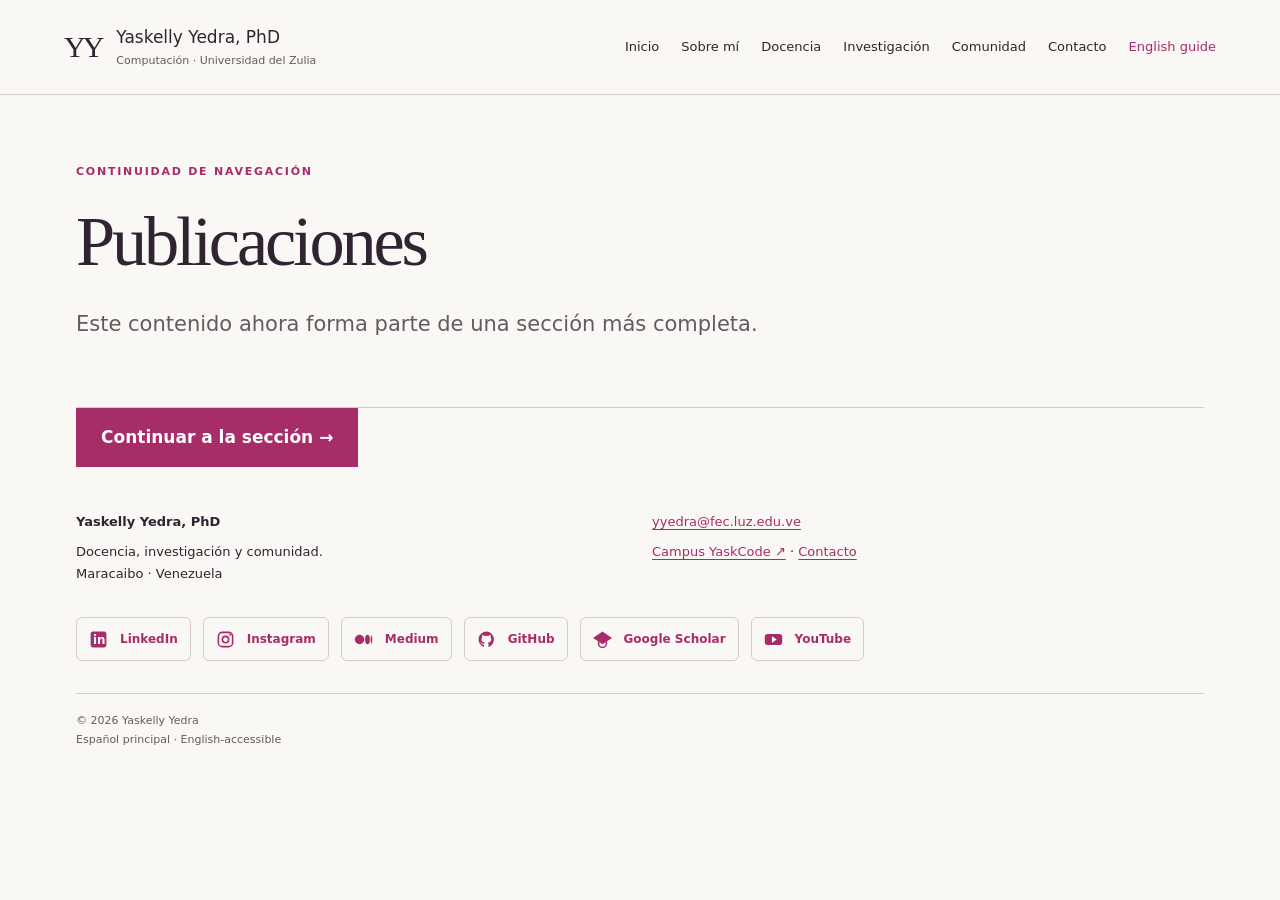
<file: docs/publicaciones/index.html>
<!doctype html><html lang="es"><head><meta charset="utf-8"><meta name="viewport" content="width=device-width,initial-scale=1"><meta name="robots" content="index,follow"><link rel="canonical" href="https://www.yaskellyyedra.com/publicaciones/"><meta name="description" content="Yaskelly Yedra, profesora e investigadora en Computación de la Universidad del Zulia. Docencia, investigación y comunidad."><title>Publicaciones · Yaskelly Yedra</title><link rel="stylesheet" href="../assets/style.css"><link rel="icon" href="../assets/favicon.svg" type="image/svg+xml"></head><body><a class="skip" href="#main">Saltar al contenido</a><header class="header"><a class="brand" href="../" aria-label="Yaskelly Yedra, PhD, inicio"><span class="monogram" aria-hidden="true">YY</span><span>Yaskelly Yedra, PhD<small>Computación · Universidad del Zulia</small></span></a><nav aria-label="Navegación principal"><a class="" href="../">Inicio</a><a class="" href="../about/">Sobre mí</a><a class="" href="../teaching/">Docencia</a><a class="" href="../research/">Investigación</a><a class="" href="../community/">Comunidad</a><a class="" href="../contact/">Contacto</a><a lang="en" class="language" href="../english/">English guide</a></nav></header><main id="main" tabindex="-1" ><div class="page-intro"><p class="eyebrow">CONTINUIDAD DE NAVEGACIÓN</p><h1>Publicaciones</h1><p class="lead">Este contenido ahora forma parte de una sección más completa.</p></div><a class="button" href="../research/">Continuar a la sección →</a></main><footer><div><strong>Yaskelly Yedra, PhD</strong><p>Docencia, investigación y comunidad.<br>Maracaibo · Venezuela</p></div><div><a class="" href="mailto:yyedra@fec.luz.edu.ve">yyedra@fec.luz.edu.ve</a><p><a class="" href="https://yaskelly.github.io/">Campus YaskCode ↗</a> · <a class="" href="../contact/">Contacto</a></p></div><div class="footer-profiles"><div class="social-links compact" aria-label="Perfiles y divulgación"><a href="https://www.linkedin.com/in/yaskelly/"><svg viewBox="0 0 24 24" aria-hidden="true" fill="currentColor"><rect x="2" y="2" width="20" height="20" rx="3"/><text x="5" y="18" fill="white" stroke="none" font-size="15" font-weight="bold">in</text></svg><span><strong>LinkedIn</strong></span></a><a href="https://www.instagram.com/yaskelly"><svg viewBox="0 0 24 24" aria-hidden="true" fill="currentColor"><rect x="3" y="3" width="18" height="18" rx="5" fill="none" stroke="currentColor" stroke-width="2"/><circle cx="12" cy="12" r="4" fill="none" stroke="currentColor" stroke-width="2"/><circle cx="18" cy="6" r="1.3"/></svg><span><strong>Instagram</strong></span></a><a href="https://medium.com/@yaskelly/"><svg viewBox="0 0 24 24" aria-hidden="true" fill="currentColor"><circle cx="7" cy="12" r="6"/><ellipse cx="17" cy="12" rx="3" ry="6"/><ellipse cx="22" cy="12" rx="1" ry="5"/></svg><span><strong>Medium</strong></span></a><a href="https://github.com/yaskelly"><svg viewBox="0 0 24 24" aria-hidden="true" fill="currentColor"><path d="M12 2a10 10 0 0 0-3.2 19.5v-3c-2.5.5-3-1-3-1-.4-1-1-1.3-1-1.3-1-.7 0-.7 0-.7 1 .1 1.5 1 1.5 1 .9 1.5 2.3 1 2.8.8.1-.7.4-1.1.7-1.3-2-.2-4.2-1-4.2-4.5 0-1 .4-1.8 1-2.5-.1-.3-.4-1.3.1-2.5 0 0 .8-.3 2.7 1a9 9 0 0 1 4.9 0c1.9-1.3 2.7-1 2.7-1 .5 1.2.2 2.2.1 2.5.6.7 1 1.5 1 2.5 0 3.5-2.2 4.3-4.3 4.5.4.3.7 1 .7 1.8v3.7A10 10 0 0 0 12 2Z"/></svg><span><strong>GitHub</strong></span></a><a href="https://scholar.google.com/citations?user=zySpQB0AAAAJ"><svg viewBox="0 0 24 24" aria-hidden="true" fill="currentColor"><path d="m12 2 12 8-12 8L0 10Z"/><circle cx="12" cy="17" r="5" fill="none" stroke="currentColor" stroke-width="2"/></svg><span><strong>Google Scholar</strong></span></a><a href="https://www.youtube.com/@yaskcode"><svg viewBox="0 0 24 24" aria-hidden="true" fill="currentColor"><rect x="1" y="5" width="22" height="14" rx="4"/><path d="m10 8 6 4-6 4Z" fill="white"/></svg><span><strong>YouTube</strong></span></a></div></div><p class="footer-note">© 2026 Yaskelly Yedra<br>Español principal · <span lang="en">English-accessible</span></p></footer></body></html>
</file>
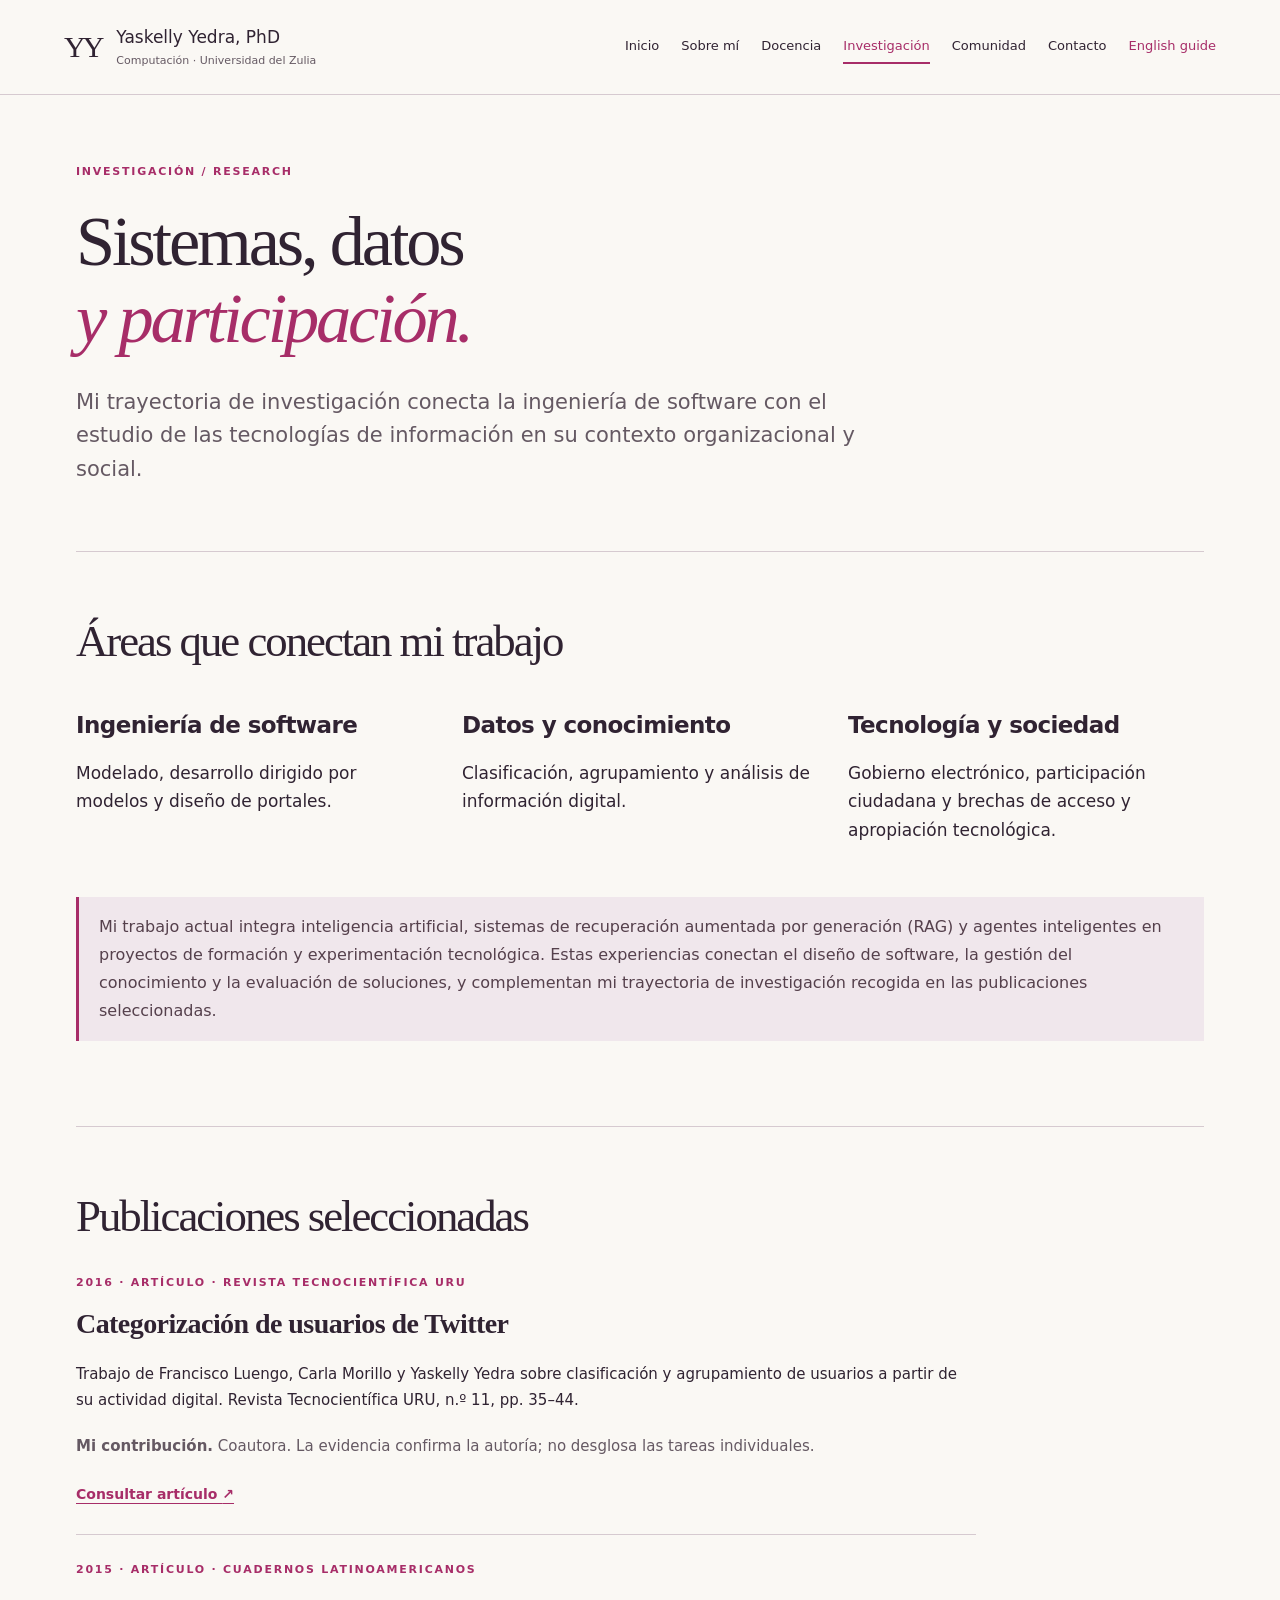
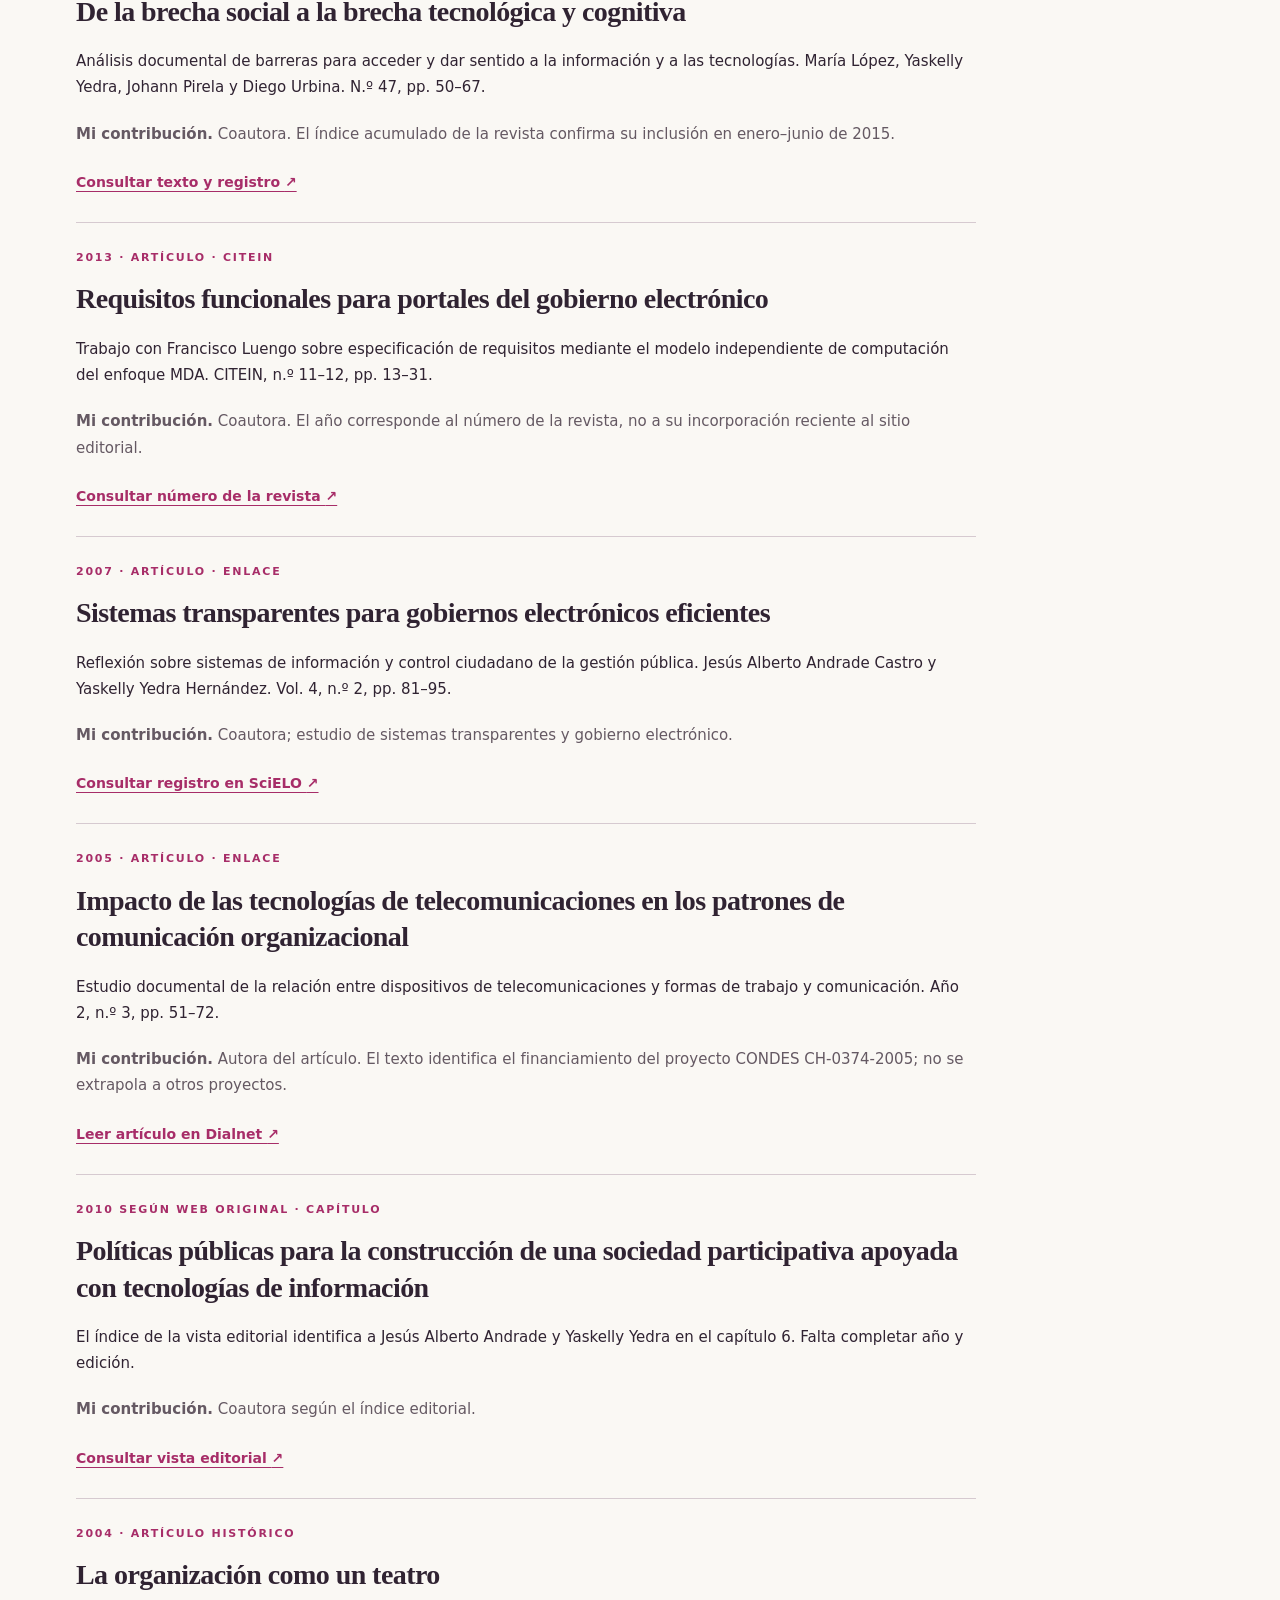
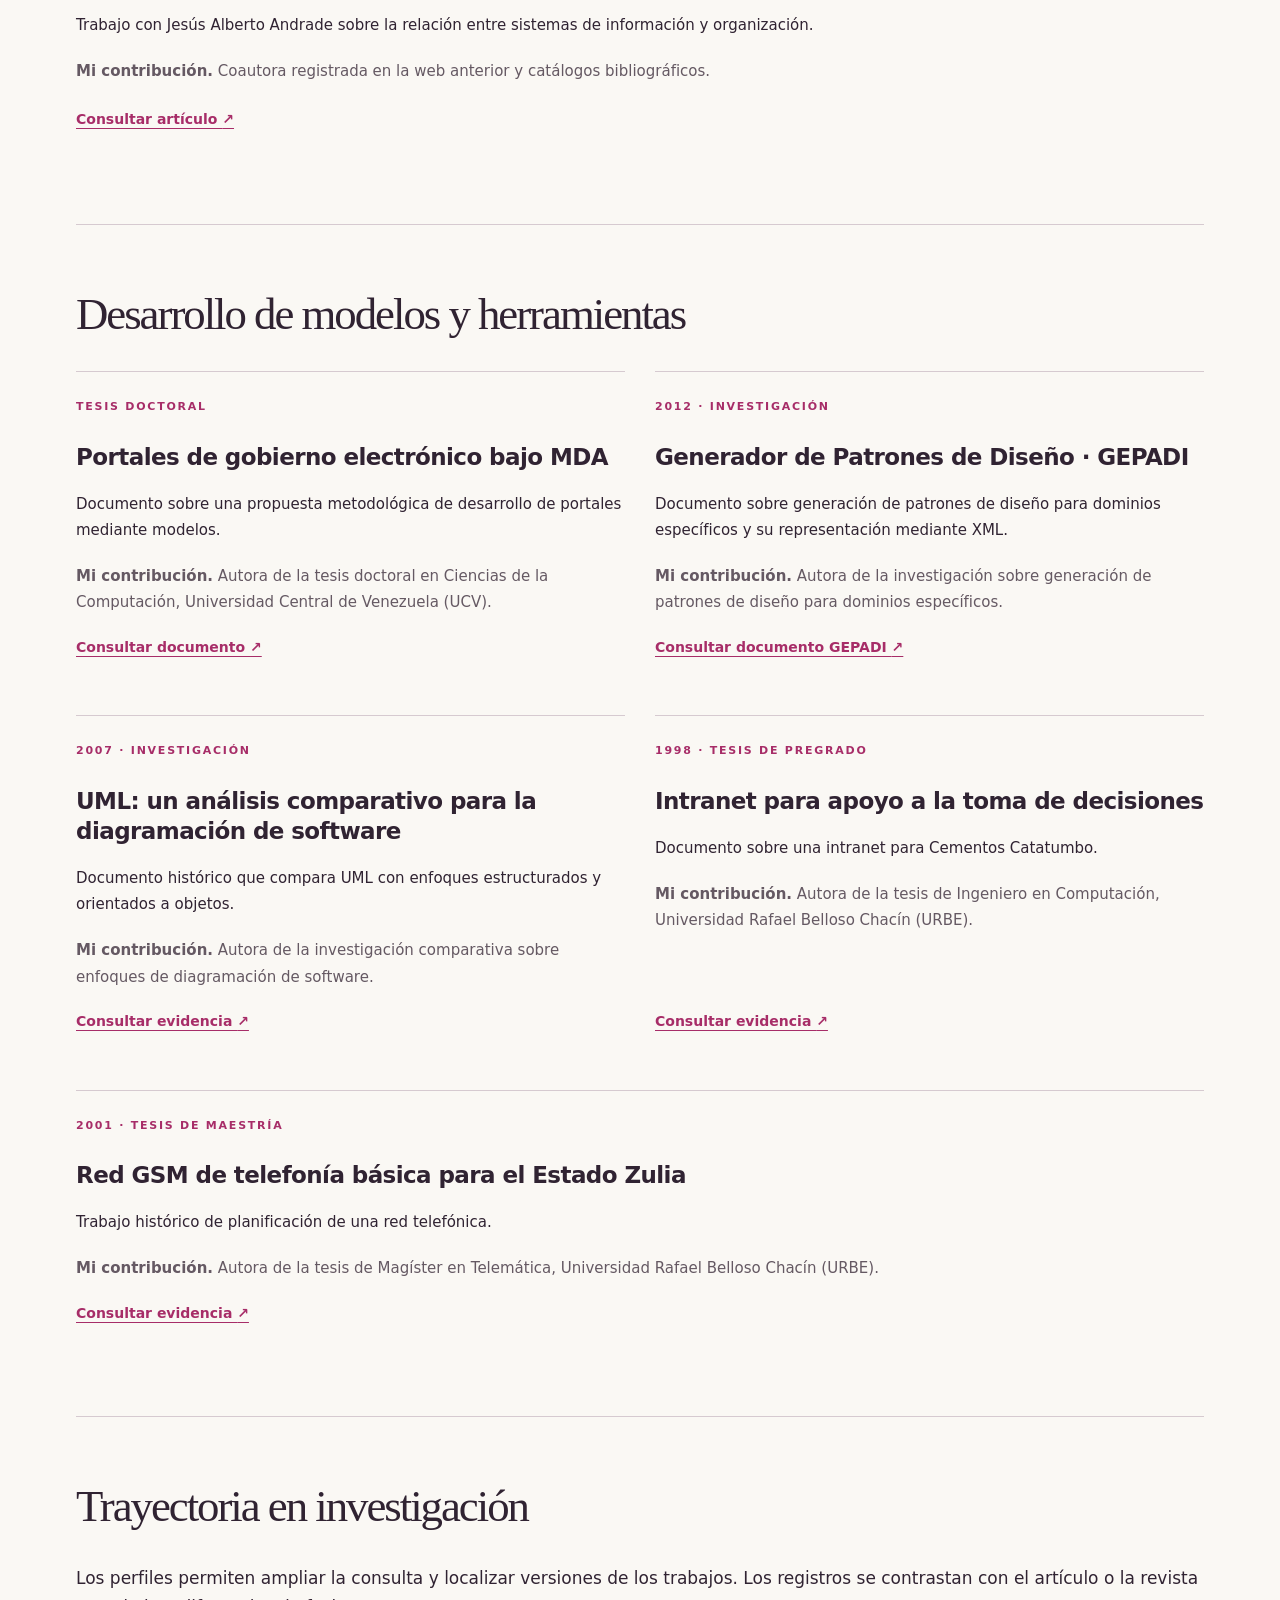
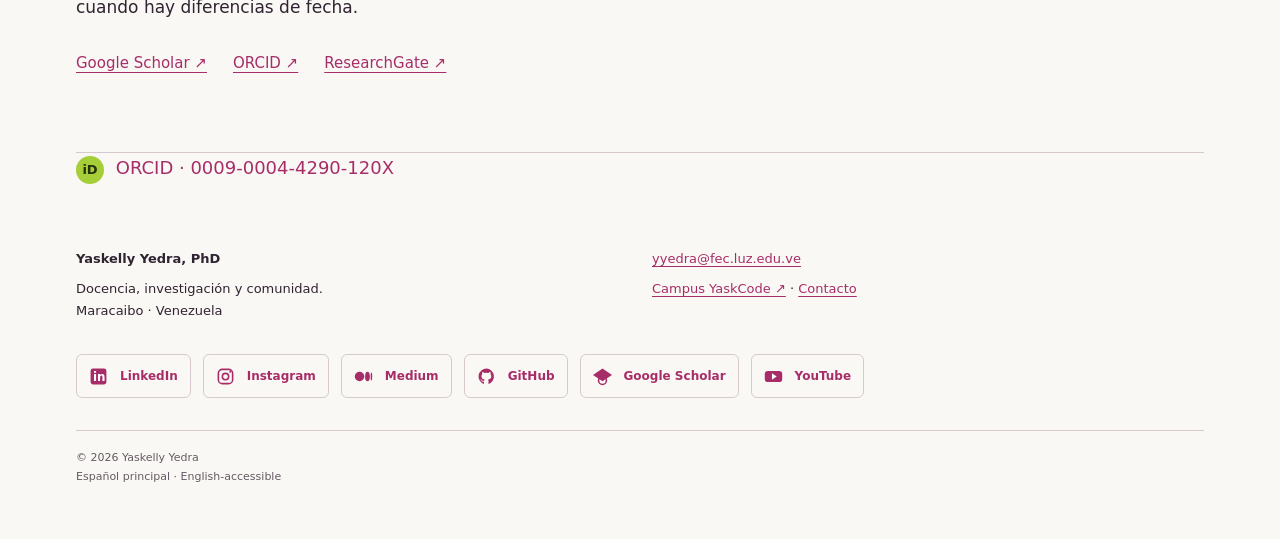
<file: docs/research/index.html>
<!doctype html><html lang="es"><head><meta charset="utf-8"><meta name="viewport" content="width=device-width,initial-scale=1"><meta name="robots" content="index,follow"><link rel="canonical" href="https://www.yaskellyyedra.com/research/"><meta name="description" content="Yaskelly Yedra, profesora e investigadora en Computación de la Universidad del Zulia. Docencia, investigación y comunidad."><title>Investigación · Yaskelly Yedra</title><link rel="stylesheet" href="../assets/style.css"><link rel="icon" href="../assets/favicon.svg" type="image/svg+xml"></head><body><a class="skip" href="#main">Saltar al contenido</a><header class="header"><a class="brand" href="../" aria-label="Yaskelly Yedra, PhD, inicio"><span class="monogram" aria-hidden="true">YY</span><span>Yaskelly Yedra, PhD<small>Computación · Universidad del Zulia</small></span></a><nav aria-label="Navegación principal"><a class="" href="../">Inicio</a><a class="" href="../about/">Sobre mí</a><a class="" href="../teaching/">Docencia</a><a class="current" aria-current="page" href="./">Investigación</a><a class="" href="../community/">Comunidad</a><a class="" href="../contact/">Contacto</a><a lang="en" class="language" href="../english/">English guide</a></nav></header><main id="main" tabindex="-1" ><div class="page-intro"><p class="eyebrow">INVESTIGACIÓN / RESEARCH</p><h1>Sistemas, datos<br><em>y participación.</em></h1><p class="lead">Mi trayectoria de investigación conecta la ingeniería de software con el estudio de las tecnologías de información en su contexto organizacional y social.</p></div><section class="section"><h2>Áreas que conectan mi trabajo</h2><div class="grid three"><article><h3>Ingeniería de software</h3><p>Modelado, desarrollo dirigido por modelos y diseño de portales.</p></article><article><h3>Datos y conocimiento</h3><p>Clasificación, agrupamiento y análisis de información digital.</p></article><article><h3>Tecnología y sociedad</h3><p>Gobierno electrónico, participación ciudadana y brechas de acceso y apropiación tecnológica.</p></article></div><p class="note research-current">Mi trabajo actual integra inteligencia artificial, sistemas de recuperación aumentada por generación (RAG) y agentes inteligentes en proyectos de formación y experimentación tecnológica. Estas experiencias conectan el diseño de software, la gestión del conocimiento y la evaluación de soluciones, y complementan mi trayectoria de investigación recogida en las publicaciones seleccionadas.</p></section><section class="section"><h2>Publicaciones seleccionadas</h2><div class="publication-list"><article class="evidence"><span class="eyebrow">2016 · ARTÍCULO · REVISTA TECNOCIENTÍFICA URU</span><h3>Categorización de usuarios de Twitter</h3><p>Trabajo de Francisco Luengo, Carla Morillo y Yaskelly Yedra sobre clasificación y agrupamiento de usuarios a partir de su actividad digital. Revista Tecnocientífica URU, n.º 11, pp. 35–44.</p><p class="role"><strong>Mi contribución.</strong> Coautora. La evidencia confirma la autoría; no desglosa las tareas individuales.</p><a class="" href="https://www.researchgate.net/publication/316597798_Categorizacion_de_usuarios_de_Twitter">Consultar artículo <span aria-hidden="true">↗</span></a></article><article class="evidence"><span class="eyebrow">2015 · ARTÍCULO · CUADERNOS LATINOAMERICANOS</span><h3>De la brecha social a la brecha tecnológica y cognitiva</h3><p>Análisis documental de barreras para acceder y dar sentido a la información y a las tecnologías. María López, Yaskelly Yedra, Johann Pirela y Diego Urbina. N.º 47, pp. 50–67.</p><p class="role"><strong>Mi contribución.</strong> Coautora. El índice acumulado de la revista confirma su inclusión en enero–junio de 2015.</p><a class="" href="https://www.researchgate.net/publication/298786828_DE_LA_BRECHA_SOCIAL_A_LA_BRECHA_TECNOLOGICA_Y_COGNITIVA">Consultar texto y registro <span aria-hidden="true">↗</span></a></article><article class="evidence"><span class="eyebrow">2013 · ARTÍCULO · CITEIN</span><h3>Requisitos funcionales para portales del gobierno electrónico</h3><p>Trabajo con Francisco Luengo sobre especificación de requisitos mediante el modelo independiente de computación del enfoque MDA. CITEIN, n.º 11–12, pp. 13–31.</p><p class="role"><strong>Mi contribución.</strong> Coautora. El año corresponde al número de la revista, no a su incorporación reciente al sitio editorial.</p><a class="" href="https://www.psmporlamar.edu.ve/descargas/Revista%20CITEIN%2011-12%20version%20final..pdf#page=15">Consultar número de la revista <span aria-hidden="true">↗</span></a></article><article class="evidence"><span class="eyebrow">2007 · ARTÍCULO · ENLACE</span><h3>Sistemas transparentes para gobiernos electrónicos eficientes</h3><p>Reflexión sobre sistemas de información y control ciudadano de la gestión pública. Jesús Alberto Andrade Castro y Yaskelly Yedra Hernández. Vol. 4, n.º 2, pp. 81–95.</p><p class="role"><strong>Mi contribución.</strong> Coautora; estudio de sistemas transparentes y gobierno electrónico.</p><a class="" href="https://ve.scielo.org/scielo.php?pid=S1690-75152007000200006&amp;script=sci_abstract&amp;tlng=e">Consultar registro en SciELO <span aria-hidden="true">↗</span></a></article><article class="evidence"><span class="eyebrow">2005 · ARTÍCULO · ENLACE</span><h3>Impacto de las tecnologías de telecomunicaciones en los patrones de comunicación organizacional</h3><p>Estudio documental de la relación entre dispositivos de telecomunicaciones y formas de trabajo y comunicación. Año 2, n.º 3, pp. 51–72.</p><p class="role"><strong>Mi contribución.</strong> Autora del artículo. El texto identifica el financiamiento del proyecto CONDES CH-0374-2005; no se extrapola a otros proyectos.</p><a class="" href="https://dialnet.unirioja.es/descarga/articulo/1986532.pdf">Leer artículo en Dialnet <span aria-hidden="true">↗</span></a></article><article class="evidence"><span class="eyebrow">2010 SEGÚN WEB ORIGINAL · CAPÍTULO</span><h3>Políticas públicas para la construcción de una sociedad participativa apoyada con tecnologías de información</h3><p>El índice de la vista editorial identifica a Jesús Alberto Andrade y Yaskelly Yedra en el capítulo 6. Falta completar año y edición.</p><p class="role"><strong>Mi contribución.</strong> Coautora según el índice editorial.</p><a class="" href="https://api.pageplace.de/preview/DT0400.9789587410778_A23425290/preview-9789587410778_A23425290.pdf">Consultar vista editorial <span aria-hidden="true">↗</span></a></article><article class="evidence"><span class="eyebrow">2004 · ARTÍCULO HISTÓRICO</span><h3>La organización como un teatro</h3><p>Trabajo con Jesús Alberto Andrade sobre la relación entre sistemas de información y organización.</p><p class="role"><strong>Mi contribución.</strong> Coautora registrada en la web anterior y catálogos bibliográficos.</p><a class="" href="https://www.redalyc.org/pdf/823/82310102.pdf">Consultar artículo <span aria-hidden="true">↗</span></a></article></div></section><section class="section"><h2>Desarrollo de modelos y herramientas</h2><div class="grid two research-tools"><article class="evidence"><span class="eyebrow">TESIS DOCTORAL</span><h3>Portales de gobierno electrónico bajo MDA</h3><p>Documento sobre una propuesta metodológica de desarrollo de portales mediante modelos.</p><p class="role"><strong>Mi contribución.</strong> Autora de la tesis doctoral en Ciencias de la Computación, Universidad Central de Venezuela (UCV).</p><a class="" href="https://es.slideshare.net/slideshow/metodologa-para-el-desarrollo-de-portales-de-gobierno-electrnico-bajo-el-enfoque-mda/67194827">Consultar documento <span aria-hidden="true">↗</span></a></article><article class="evidence"><span class="eyebrow">2012 · INVESTIGACIÓN</span><h3>Generador de Patrones de Diseño · GEPADI</h3><p>Documento sobre generación de patrones de diseño para dominios específicos y su representación mediante XML.</p><p class="role"><strong>Mi contribución.</strong> Autora de la investigación sobre generación de patrones de diseño para dominios específicos.</p><a class="" href="https://es.slideshare.net/slideshow/generador-de-patrones-de-diseo-gepadi/67549806">Consultar documento GEPADI <span aria-hidden="true">↗</span></a></article><article class="evidence"><span class="eyebrow">2007 · INVESTIGACIÓN</span><h3>UML: un análisis comparativo para la diagramación de software</h3><p>Documento histórico que compara UML con enfoques estructurados y orientados a objetos.</p><p class="role"><strong>Mi contribución.</strong> Autora de la investigación comparativa sobre enfoques de diagramación de software.</p><a class="" href="https://es.slideshare.net/slideshow/uml-un-anlisis-comparativo-para-la-diagramacin-de-software/67556965">Consultar evidencia <span aria-hidden="true">↗</span></a></article><article class="evidence"><span class="eyebrow">1998 · TESIS DE PREGRADO</span><h3>Intranet para apoyo a la toma de decisiones</h3><p>Documento sobre una intranet para Cementos Catatumbo.</p><p class="role"><strong>Mi contribución.</strong> Autora de la tesis de Ingeniero en Computación, Universidad Rafael Belloso Chacín (URBE).</p><a class="" href="https://es.slideshare.net/slideshow/intranet-basada-en-multiplataforma-para-el-apoyo-a-la-toma-de-decisiones/73659304">Consultar evidencia <span aria-hidden="true">↗</span></a></article><article class="evidence"><span class="eyebrow">2001 · TESIS DE MAESTRÍA</span><h3>Red GSM de telefonía básica para el Estado Zulia</h3><p>Trabajo histórico de planificación de una red telefónica.</p><p class="role"><strong>Mi contribución.</strong> Autora de la tesis de Magíster en Telemática, Universidad Rafael Belloso Chacín (URBE).</p><a class="" href="https://es.slideshare.net/slideshow/red-gsm-de-telefona-bsica-para-el-estado-zulia-73650912/73650912">Consultar evidencia <span aria-hidden="true">↗</span></a></article></div></section><section class="section"><h2>Trayectoria en investigación</h2><p>Los perfiles permiten ampliar la consulta y localizar versiones de los trabajos. Los registros se contrastan con el artículo o la revista cuando hay diferencias de fecha.</p><div class="actions"><a class="" href="https://scholar.google.com/citations?user=zySpQB0AAAAJ">Google Scholar ↗</a><a class="" href="https://orcid.org/0009-0004-4290-120X">ORCID ↗</a><a class="" href="https://www.researchgate.net/profile/Yaskelly-Yedra">ResearchGate ↗</a></div></section><p class="orcid-link"><a href="https://orcid.org/0009-0004-4290-120X"><span aria-hidden="true">iD</span> ORCID · 0009-0004-4290-120X</a></p></main><footer><div><strong>Yaskelly Yedra, PhD</strong><p>Docencia, investigación y comunidad.<br>Maracaibo · Venezuela</p></div><div><a class="" href="mailto:yyedra@fec.luz.edu.ve">yyedra@fec.luz.edu.ve</a><p><a class="" href="https://yaskelly.github.io/">Campus YaskCode ↗</a> · <a class="" href="../contact/">Contacto</a></p></div><div class="footer-profiles"><div role="group" class="social-links compact" aria-label="Perfiles y divulgación"><a href="https://www.linkedin.com/in/yaskelly/"><svg viewBox="0 0 24 24" aria-hidden="true" fill="currentColor"><rect x="2" y="2" width="20" height="20" rx="3"/><text x="5" y="18" fill="white" stroke="none" font-size="15" font-weight="bold">in</text></svg><span><strong>LinkedIn</strong></span></a><a href="https://www.instagram.com/yaskelly"><svg viewBox="0 0 24 24" aria-hidden="true" fill="currentColor"><rect x="3" y="3" width="18" height="18" rx="5" fill="none" stroke="currentColor" stroke-width="2"/><circle cx="12" cy="12" r="4" fill="none" stroke="currentColor" stroke-width="2"/><circle cx="18" cy="6" r="1.3"/></svg><span><strong>Instagram</strong></span></a><a href="https://medium.com/@yaskelly/"><svg viewBox="0 0 24 24" aria-hidden="true" fill="currentColor"><circle cx="7" cy="12" r="6"/><ellipse cx="17" cy="12" rx="3" ry="6"/><ellipse cx="22" cy="12" rx="1" ry="5"/></svg><span><strong>Medium</strong></span></a><a href="https://github.com/yaskelly"><svg viewBox="0 0 24 24" aria-hidden="true" fill="currentColor"><path d="M12 2a10 10 0 0 0-3.2 19.5v-3c-2.5.5-3-1-3-1-.4-1-1-1.3-1-1.3-1-.7 0-.7 0-.7 1 .1 1.5 1 1.5 1 .9 1.5 2.3 1 2.8.8.1-.7.4-1.1.7-1.3-2-.2-4.2-1-4.2-4.5 0-1 .4-1.8 1-2.5-.1-.3-.4-1.3.1-2.5 0 0 .8-.3 2.7 1a9 9 0 0 1 4.9 0c1.9-1.3 2.7-1 2.7-1 .5 1.2.2 2.2.1 2.5.6.7 1 1.5 1 2.5 0 3.5-2.2 4.3-4.3 4.5.4.3.7 1 .7 1.8v3.7A10 10 0 0 0 12 2Z"/></svg><span><strong>GitHub</strong></span></a><a href="https://scholar.google.com/citations?user=zySpQB0AAAAJ"><svg viewBox="0 0 24 24" aria-hidden="true" fill="currentColor"><path d="m12 2 12 8-12 8L0 10Z"/><circle cx="12" cy="17" r="5" fill="none" stroke="currentColor" stroke-width="2"/></svg><span><strong>Google Scholar</strong></span></a><a href="https://www.youtube.com/@yaskcode"><svg viewBox="0 0 24 24" aria-hidden="true" fill="currentColor"><rect x="1" y="5" width="22" height="14" rx="4"/><path d="m10 8 6 4-6 4Z" fill="white"/></svg><span><strong>YouTube</strong></span></a></div></div><p class="footer-note">© 2026 Yaskelly Yedra<br>Español principal · <span lang="en">English-accessible</span></p></footer></body></html>
</file>
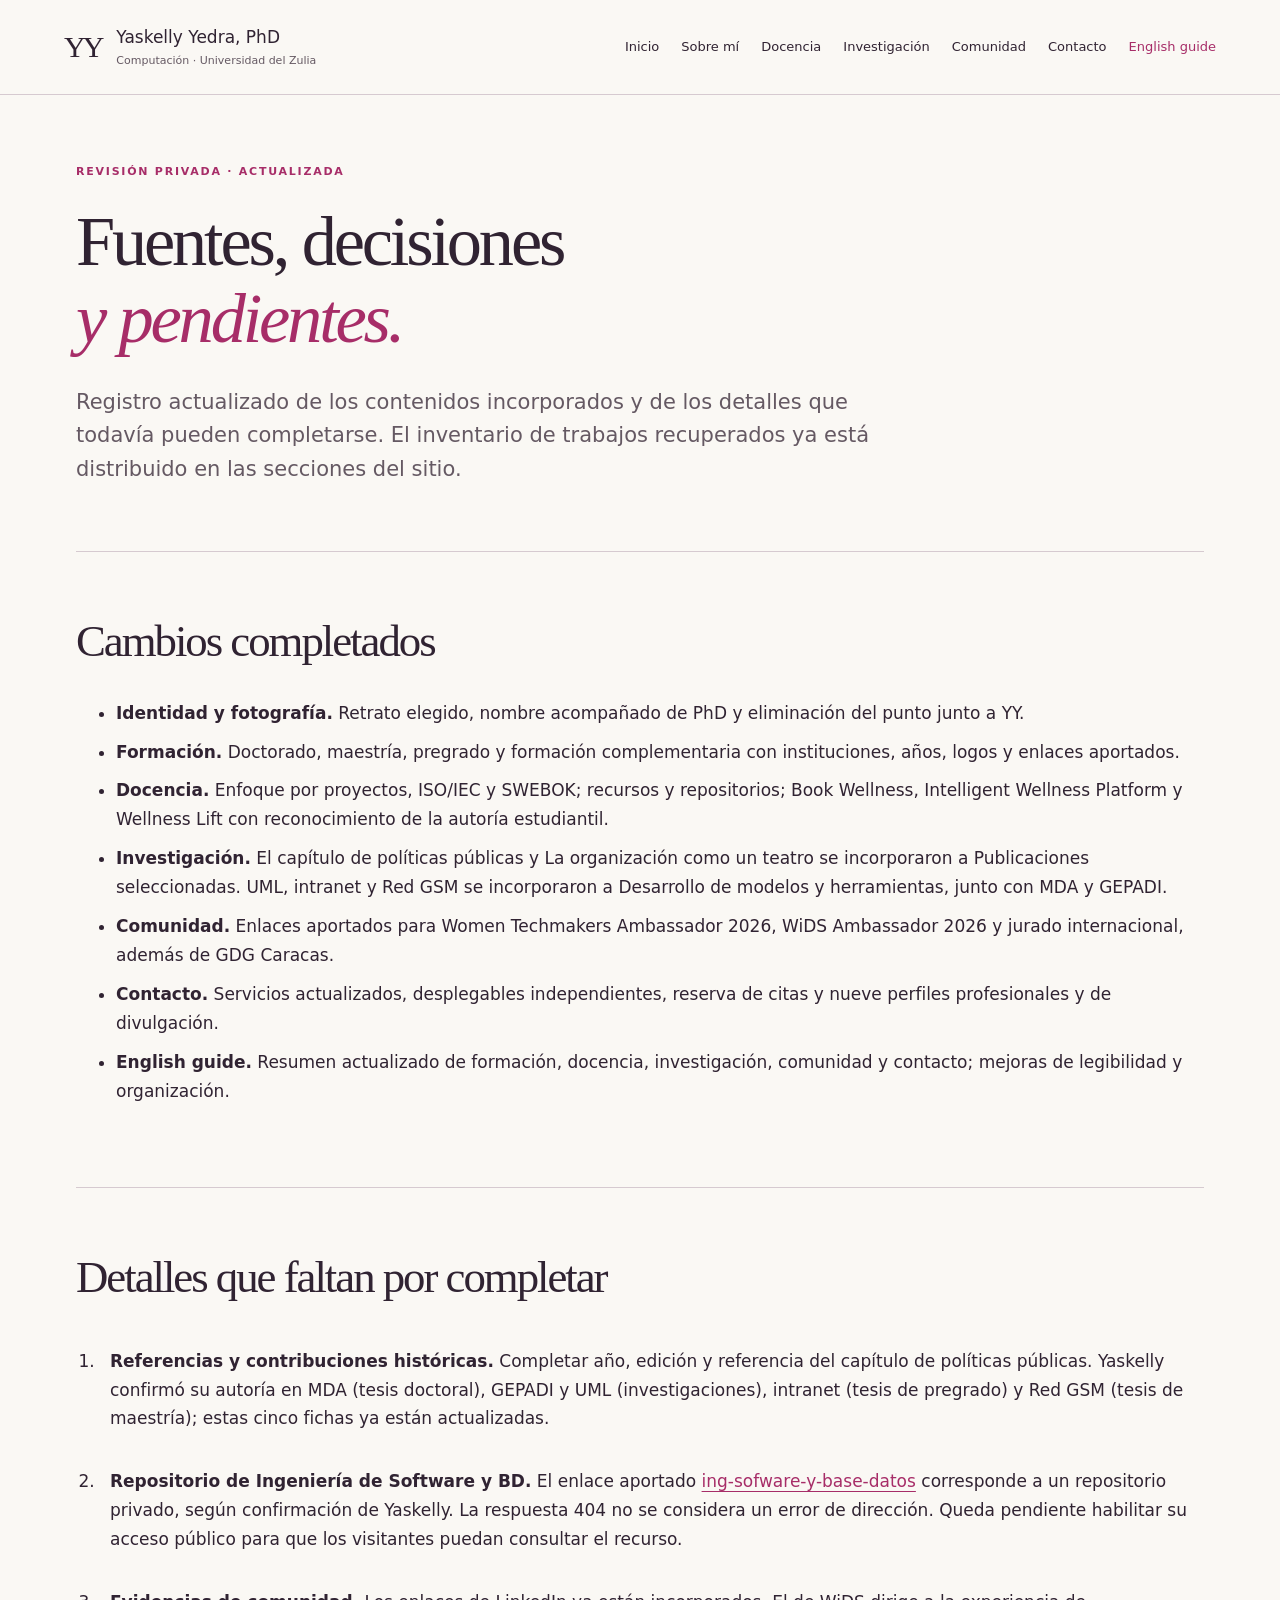
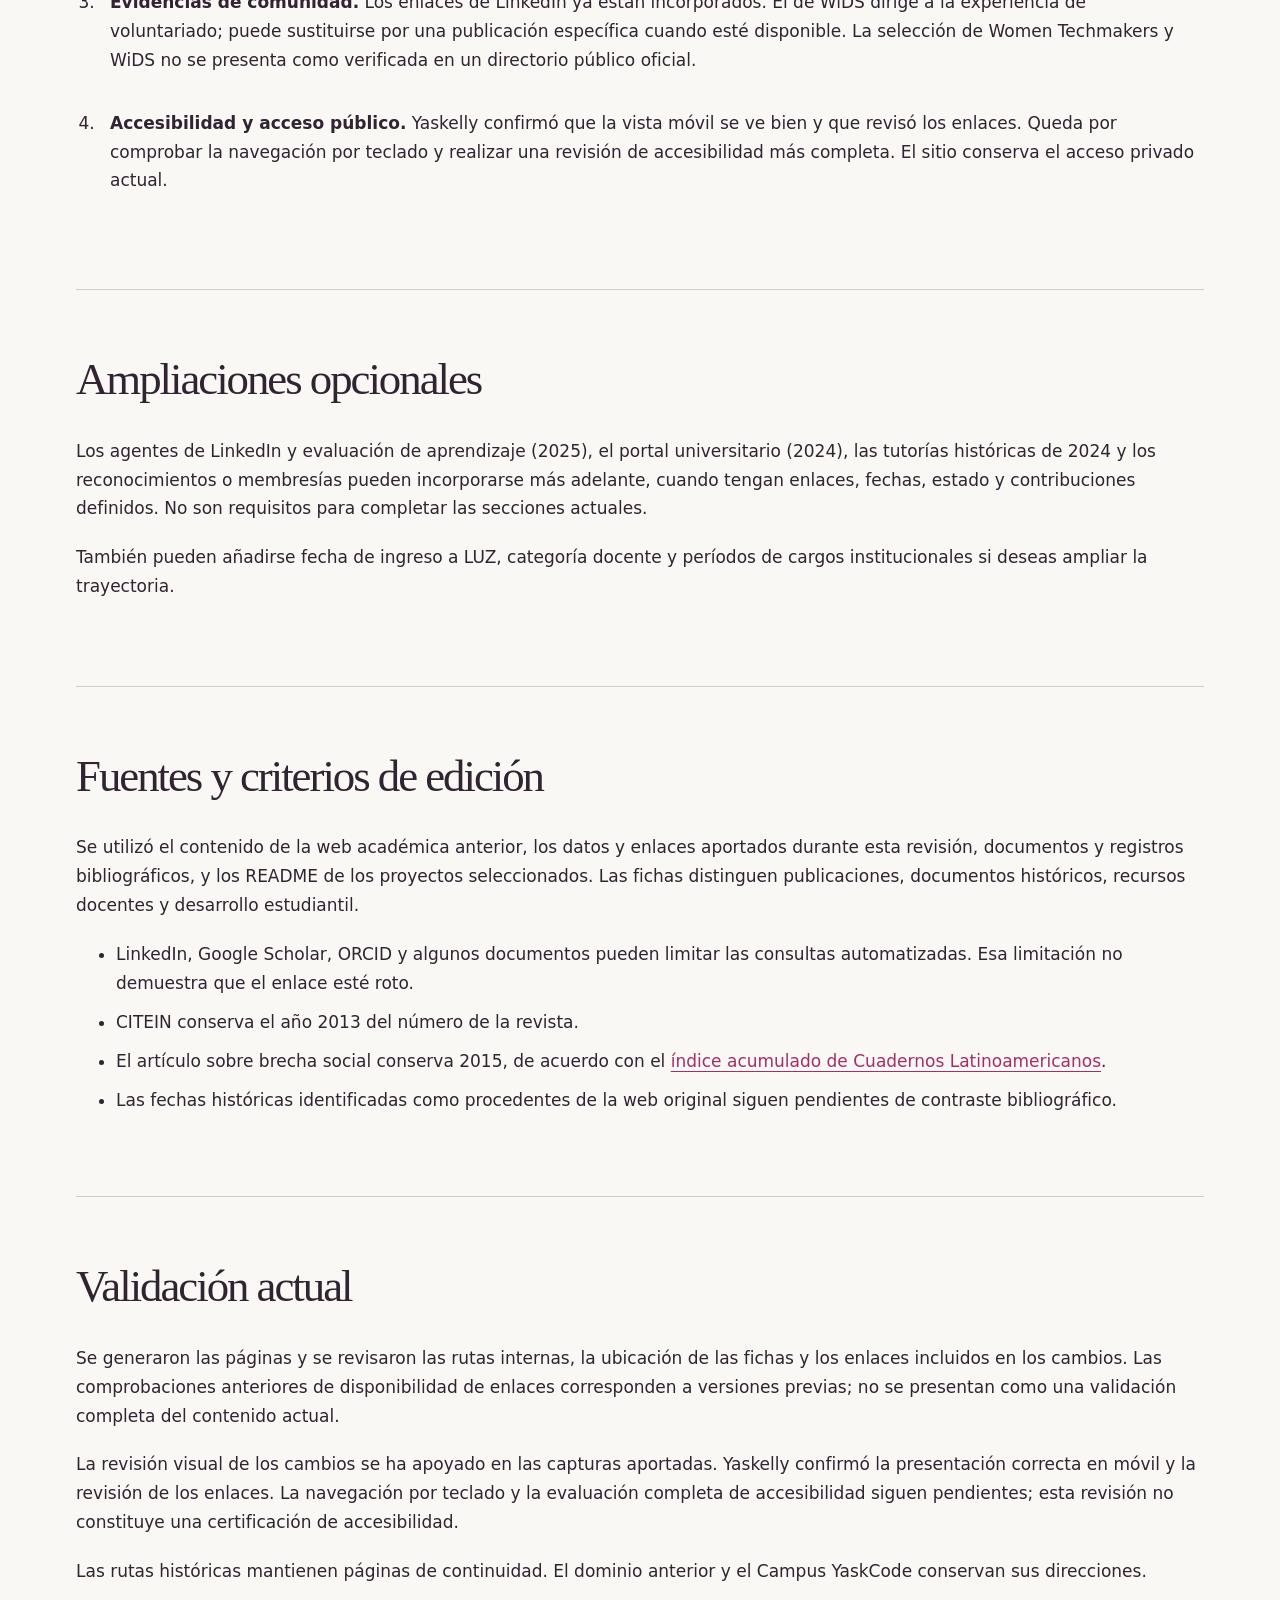
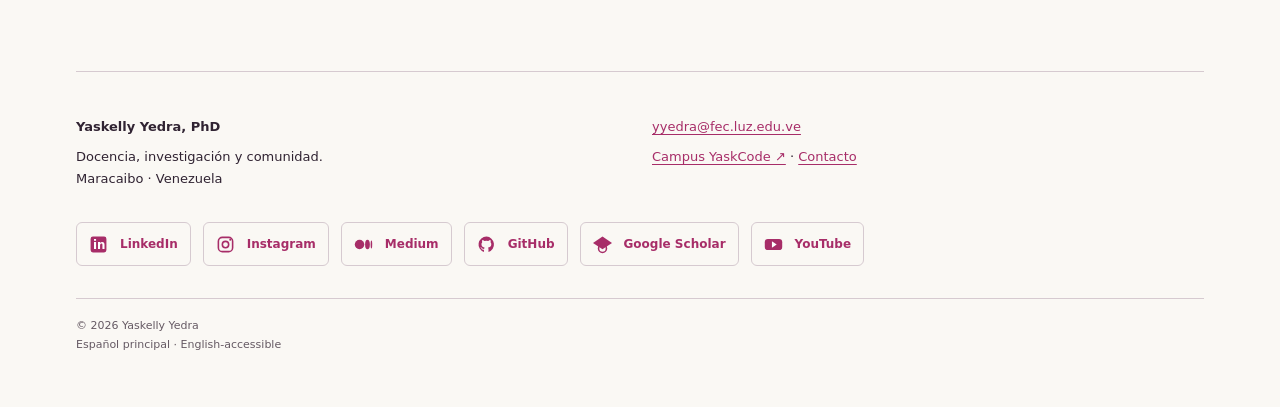
<file: docs/review/index.html>
<!doctype html><html lang="es"><head><meta charset="utf-8"><meta name="viewport" content="width=device-width,initial-scale=1"><meta name="robots" content="noindex,nofollow"><link rel="canonical" href="https://www.yaskellyyedra.com/review/"><meta name="description" content="Yaskelly Yedra, profesora e investigadora en Computación de la Universidad del Zulia. Docencia, investigación y comunidad."><title>Fuentes y revisión · Yaskelly Yedra</title><link rel="stylesheet" href="../assets/style.css"><link rel="icon" href="../assets/favicon.svg" type="image/svg+xml"></head><body><a class="skip" href="#main">Saltar al contenido</a><header class="header"><a class="brand" href="../" aria-label="Yaskelly Yedra, PhD, inicio"><span class="monogram" aria-hidden="true">YY</span><span>Yaskelly Yedra, PhD<small>Computación · Universidad del Zulia</small></span></a><nav aria-label="Navegación principal"><a class="" href="../">Inicio</a><a class="" href="../about/">Sobre mí</a><a class="" href="../teaching/">Docencia</a><a class="" href="../research/">Investigación</a><a class="" href="../community/">Comunidad</a><a class="" href="../contact/">Contacto</a><a lang="en" class="language" href="../english/">English guide</a></nav></header><main id="main" tabindex="-1" ><div class="page-intro"><p class="eyebrow">REVISIÓN PRIVADA · ACTUALIZADA</p><h1>Fuentes, decisiones<br><em>y pendientes.</em></h1><p class="lead">Registro actualizado de los contenidos incorporados y de los detalles que todavía pueden completarse. El inventario de trabajos recuperados ya está distribuido en las secciones del sitio.</p></div><section class="section"><h2>Cambios completados</h2><ul><li><strong>Identidad y fotografía.</strong> Retrato elegido, nombre acompañado de PhD y eliminación del punto junto a YY.</li><li><strong>Formación.</strong> Doctorado, maestría, pregrado y formación complementaria con instituciones, años, logos y enlaces aportados.</li><li><strong>Docencia.</strong> Enfoque por proyectos, ISO/IEC y SWEBOK; recursos y repositorios; Book Wellness, Intelligent Wellness Platform y Wellness Lift con reconocimiento de la autoría estudiantil.</li><li><strong>Investigación.</strong> El capítulo de políticas públicas y La organización como un teatro se incorporaron a Publicaciones seleccionadas. UML, intranet y Red GSM se incorporaron a Desarrollo de modelos y herramientas, junto con MDA y GEPADI.</li><li><strong>Comunidad.</strong> Enlaces aportados para Women Techmakers Ambassador 2026, WiDS Ambassador 2026 y jurado internacional, además de GDG Caracas.</li><li><strong>Contacto.</strong> Servicios actualizados, desplegables independientes, reserva de citas y nueve perfiles profesionales y de divulgación.</li><li><strong>English guide.</strong> Resumen actualizado de formación, docencia, investigación, comunidad y contacto; mejoras de legibilidad y organización.</li></ul></section><section class="section"><h2>Detalles que faltan por completar</h2><ol class="pending"><li><strong>Referencias y contribuciones históricas.</strong> Completar año, edición y referencia del capítulo de políticas públicas. Yaskelly confirmó su autoría en MDA (tesis doctoral), GEPADI y UML (investigaciones), intranet (tesis de pregrado) y Red GSM (tesis de maestría); estas cinco fichas ya están actualizadas.</li><li><strong>Repositorio de Ingeniería de Software y BD.</strong> El enlace aportado <a class="" href="https://github.com/YaskCode/ing-sofware-y-base-datos">ing-sofware-y-base-datos</a> corresponde a un repositorio privado, según confirmación de Yaskelly. La respuesta 404 no se considera un error de dirección. Queda pendiente habilitar su acceso público para que los visitantes puedan consultar el recurso.</li><li><strong>Evidencias de comunidad.</strong> Los enlaces de LinkedIn ya están incorporados. El de WiDS dirige a la experiencia de voluntariado; puede sustituirse por una publicación específica cuando esté disponible. La selección de Women Techmakers y WiDS no se presenta como verificada en un directorio público oficial.</li><li><strong>Accesibilidad y acceso público.</strong> Yaskelly confirmó que la vista móvil se ve bien y que revisó los enlaces. Queda por comprobar la navegación por teclado y realizar una revisión de accesibilidad más completa. El sitio conserva el acceso privado actual.</li></ol></section><section class="section"><h2>Ampliaciones opcionales</h2><p>Los agentes de LinkedIn y evaluación de aprendizaje (2025), el portal universitario (2024), las tutorías históricas de 2024 y los reconocimientos o membresías pueden incorporarse más adelante, cuando tengan enlaces, fechas, estado y contribuciones definidos. No son requisitos para completar las secciones actuales.</p><p>También pueden añadirse fecha de ingreso a LUZ, categoría docente y períodos de cargos institucionales si deseas ampliar la trayectoria.</p></section><section class="section"><h2>Fuentes y criterios de edición</h2><p>Se utilizó el contenido de la web académica anterior, los datos y enlaces aportados durante esta revisión, documentos y registros bibliográficos, y los README de los proyectos seleccionados. Las fichas distinguen publicaciones, documentos históricos, recursos docentes y desarrollo estudiantil.</p><ul><li>LinkedIn, Google Scholar, ORCID y algunos documentos pueden limitar las consultas automatizadas. Esa limitación no demuestra que el enlace esté roto.</li><li>CITEIN conserva el año 2013 del número de la revista.</li><li>El artículo sobre brecha social conserva 2015, de acuerdo con el <a class="" href="https://www.produccioncientifica.luz.edu.ve/index.php/cuadernos/article/download/35737/38027/">índice acumulado de Cuadernos Latinoamericanos</a>.</li><li>Las fechas históricas identificadas como procedentes de la web original siguen pendientes de contraste bibliográfico.</li></ul></section><section class="section"><h2>Validación actual</h2><p>Se generaron las páginas y se revisaron las rutas internas, la ubicación de las fichas y los enlaces incluidos en los cambios. Las comprobaciones anteriores de disponibilidad de enlaces corresponden a versiones previas; no se presentan como una validación completa del contenido actual.</p><p>La revisión visual de los cambios se ha apoyado en las capturas aportadas. Yaskelly confirmó la presentación correcta en móvil y la revisión de los enlaces. La navegación por teclado y la evaluación completa de accesibilidad siguen pendientes; esta revisión no constituye una certificación de accesibilidad.</p><p>Las rutas históricas mantienen páginas de continuidad. El dominio anterior y el Campus YaskCode conservan sus direcciones.</p></section></main><footer><div><strong>Yaskelly Yedra, PhD</strong><p>Docencia, investigación y comunidad.<br>Maracaibo · Venezuela</p></div><div><a class="" href="mailto:yyedra@fec.luz.edu.ve">yyedra@fec.luz.edu.ve</a><p><a class="" href="https://yaskelly.github.io/">Campus YaskCode ↗</a> · <a class="" href="../contact/">Contacto</a></p></div><div class="footer-profiles"><div class="social-links compact" aria-label="Perfiles y divulgación"><a href="https://www.linkedin.com/in/yaskelly/"><svg viewBox="0 0 24 24" aria-hidden="true" fill="currentColor"><rect x="2" y="2" width="20" height="20" rx="3"/><text x="5" y="18" fill="white" stroke="none" font-size="15" font-weight="bold">in</text></svg><span><strong>LinkedIn</strong></span></a><a href="https://www.instagram.com/yaskelly"><svg viewBox="0 0 24 24" aria-hidden="true" fill="currentColor"><rect x="3" y="3" width="18" height="18" rx="5" fill="none" stroke="currentColor" stroke-width="2"/><circle cx="12" cy="12" r="4" fill="none" stroke="currentColor" stroke-width="2"/><circle cx="18" cy="6" r="1.3"/></svg><span><strong>Instagram</strong></span></a><a href="https://medium.com/@yaskelly/"><svg viewBox="0 0 24 24" aria-hidden="true" fill="currentColor"><circle cx="7" cy="12" r="6"/><ellipse cx="17" cy="12" rx="3" ry="6"/><ellipse cx="22" cy="12" rx="1" ry="5"/></svg><span><strong>Medium</strong></span></a><a href="https://github.com/yaskelly"><svg viewBox="0 0 24 24" aria-hidden="true" fill="currentColor"><path d="M12 2a10 10 0 0 0-3.2 19.5v-3c-2.5.5-3-1-3-1-.4-1-1-1.3-1-1.3-1-.7 0-.7 0-.7 1 .1 1.5 1 1.5 1 .9 1.5 2.3 1 2.8.8.1-.7.4-1.1.7-1.3-2-.2-4.2-1-4.2-4.5 0-1 .4-1.8 1-2.5-.1-.3-.4-1.3.1-2.5 0 0 .8-.3 2.7 1a9 9 0 0 1 4.9 0c1.9-1.3 2.7-1 2.7-1 .5 1.2.2 2.2.1 2.5.6.7 1 1.5 1 2.5 0 3.5-2.2 4.3-4.3 4.5.4.3.7 1 .7 1.8v3.7A10 10 0 0 0 12 2Z"/></svg><span><strong>GitHub</strong></span></a><a href="https://scholar.google.com/citations?user=zySpQB0AAAAJ"><svg viewBox="0 0 24 24" aria-hidden="true" fill="currentColor"><path d="m12 2 12 8-12 8L0 10Z"/><circle cx="12" cy="17" r="5" fill="none" stroke="currentColor" stroke-width="2"/></svg><span><strong>Google Scholar</strong></span></a><a href="https://www.youtube.com/@yaskcode"><svg viewBox="0 0 24 24" aria-hidden="true" fill="currentColor"><rect x="1" y="5" width="22" height="14" rx="4"/><path d="m10 8 6 4-6 4Z" fill="white"/></svg><span><strong>YouTube</strong></span></a></div></div><p class="footer-note">© 2026 Yaskelly Yedra<br>Español principal · <span lang="en">English-accessible</span></p></footer></body></html>
</file>
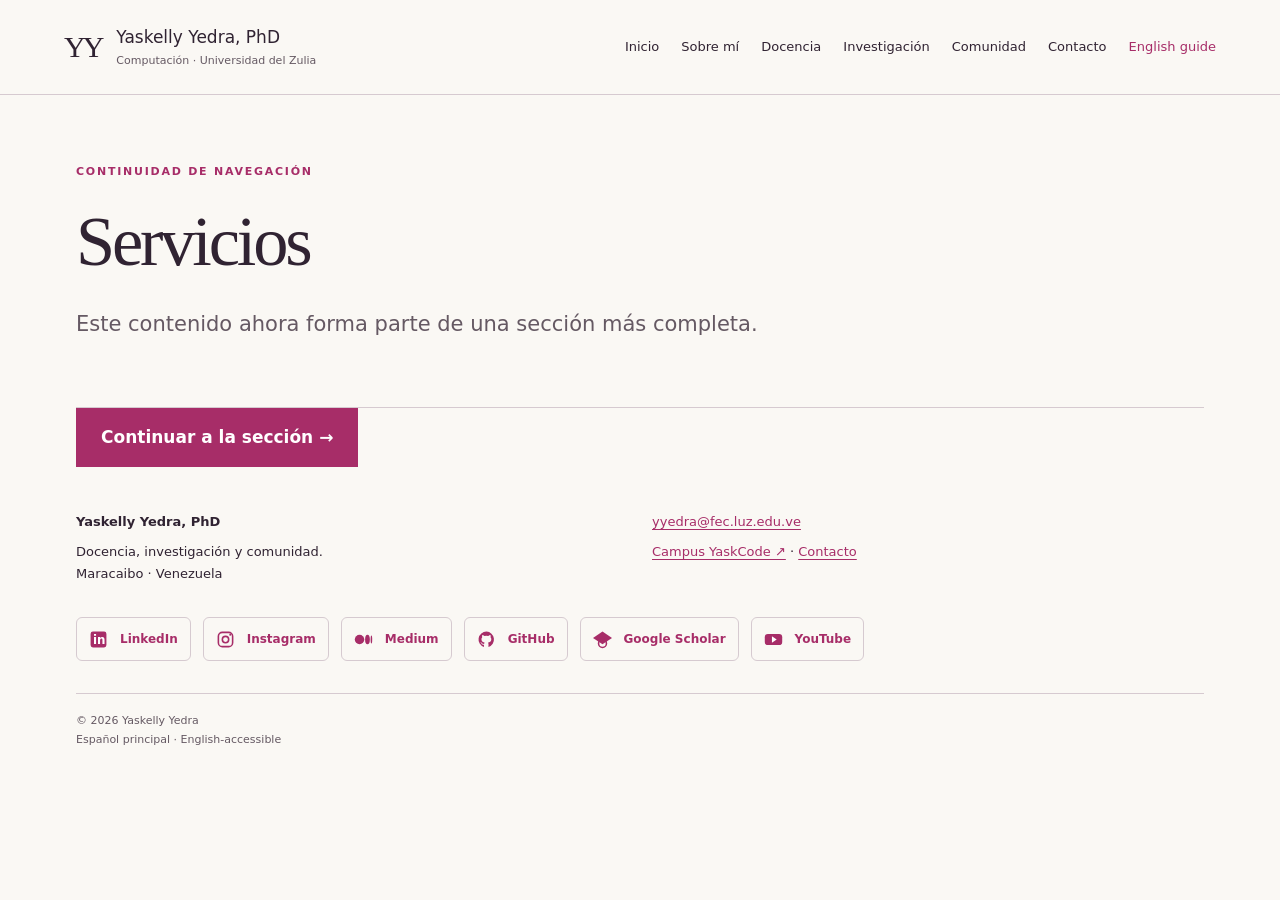
<file: docs/servicios/index.html>
<!doctype html><html lang="es"><head><meta charset="utf-8"><meta name="viewport" content="width=device-width,initial-scale=1"><meta name="robots" content="index,follow"><link rel="canonical" href="https://www.yaskellyyedra.com/servicios/"><meta name="description" content="Yaskelly Yedra, profesora e investigadora en Computación de la Universidad del Zulia. Docencia, investigación y comunidad."><title>Servicios · Yaskelly Yedra</title><link rel="stylesheet" href="../assets/style.css"><link rel="icon" href="../assets/favicon.svg" type="image/svg+xml"></head><body><a class="skip" href="#main">Saltar al contenido</a><header class="header"><a class="brand" href="../" aria-label="Yaskelly Yedra, PhD, inicio"><span class="monogram" aria-hidden="true">YY</span><span>Yaskelly Yedra, PhD<small>Computación · Universidad del Zulia</small></span></a><nav aria-label="Navegación principal"><a class="" href="../">Inicio</a><a class="" href="../about/">Sobre mí</a><a class="" href="../teaching/">Docencia</a><a class="" href="../research/">Investigación</a><a class="" href="../community/">Comunidad</a><a class="" href="../contact/">Contacto</a><a lang="en" class="language" href="../english/">English guide</a></nav></header><main id="main" tabindex="-1" ><div class="page-intro"><p class="eyebrow">CONTINUIDAD DE NAVEGACIÓN</p><h1>Servicios</h1><p class="lead">Este contenido ahora forma parte de una sección más completa.</p></div><a class="button" href="../contact/">Continuar a la sección →</a></main><footer><div><strong>Yaskelly Yedra, PhD</strong><p>Docencia, investigación y comunidad.<br>Maracaibo · Venezuela</p></div><div><a class="" href="mailto:yyedra@fec.luz.edu.ve">yyedra@fec.luz.edu.ve</a><p><a class="" href="https://yaskelly.github.io/">Campus YaskCode ↗</a> · <a class="" href="../contact/">Contacto</a></p></div><div class="footer-profiles"><div class="social-links compact" aria-label="Perfiles y divulgación"><a href="https://www.linkedin.com/in/yaskelly/"><svg viewBox="0 0 24 24" aria-hidden="true" fill="currentColor"><rect x="2" y="2" width="20" height="20" rx="3"/><text x="5" y="18" fill="white" stroke="none" font-size="15" font-weight="bold">in</text></svg><span><strong>LinkedIn</strong></span></a><a href="https://www.instagram.com/yaskelly"><svg viewBox="0 0 24 24" aria-hidden="true" fill="currentColor"><rect x="3" y="3" width="18" height="18" rx="5" fill="none" stroke="currentColor" stroke-width="2"/><circle cx="12" cy="12" r="4" fill="none" stroke="currentColor" stroke-width="2"/><circle cx="18" cy="6" r="1.3"/></svg><span><strong>Instagram</strong></span></a><a href="https://medium.com/@yaskelly/"><svg viewBox="0 0 24 24" aria-hidden="true" fill="currentColor"><circle cx="7" cy="12" r="6"/><ellipse cx="17" cy="12" rx="3" ry="6"/><ellipse cx="22" cy="12" rx="1" ry="5"/></svg><span><strong>Medium</strong></span></a><a href="https://github.com/yaskelly"><svg viewBox="0 0 24 24" aria-hidden="true" fill="currentColor"><path d="M12 2a10 10 0 0 0-3.2 19.5v-3c-2.5.5-3-1-3-1-.4-1-1-1.3-1-1.3-1-.7 0-.7 0-.7 1 .1 1.5 1 1.5 1 .9 1.5 2.3 1 2.8.8.1-.7.4-1.1.7-1.3-2-.2-4.2-1-4.2-4.5 0-1 .4-1.8 1-2.5-.1-.3-.4-1.3.1-2.5 0 0 .8-.3 2.7 1a9 9 0 0 1 4.9 0c1.9-1.3 2.7-1 2.7-1 .5 1.2.2 2.2.1 2.5.6.7 1 1.5 1 2.5 0 3.5-2.2 4.3-4.3 4.5.4.3.7 1 .7 1.8v3.7A10 10 0 0 0 12 2Z"/></svg><span><strong>GitHub</strong></span></a><a href="https://scholar.google.com/citations?user=zySpQB0AAAAJ"><svg viewBox="0 0 24 24" aria-hidden="true" fill="currentColor"><path d="m12 2 12 8-12 8L0 10Z"/><circle cx="12" cy="17" r="5" fill="none" stroke="currentColor" stroke-width="2"/></svg><span><strong>Google Scholar</strong></span></a><a href="https://www.youtube.com/@yaskcode"><svg viewBox="0 0 24 24" aria-hidden="true" fill="currentColor"><rect x="1" y="5" width="22" height="14" rx="4"/><path d="m10 8 6 4-6 4Z" fill="white"/></svg><span><strong>YouTube</strong></span></a></div></div><p class="footer-note">© 2026 Yaskelly Yedra<br>Español principal · <span lang="en">English-accessible</span></p></footer></body></html>
</file>
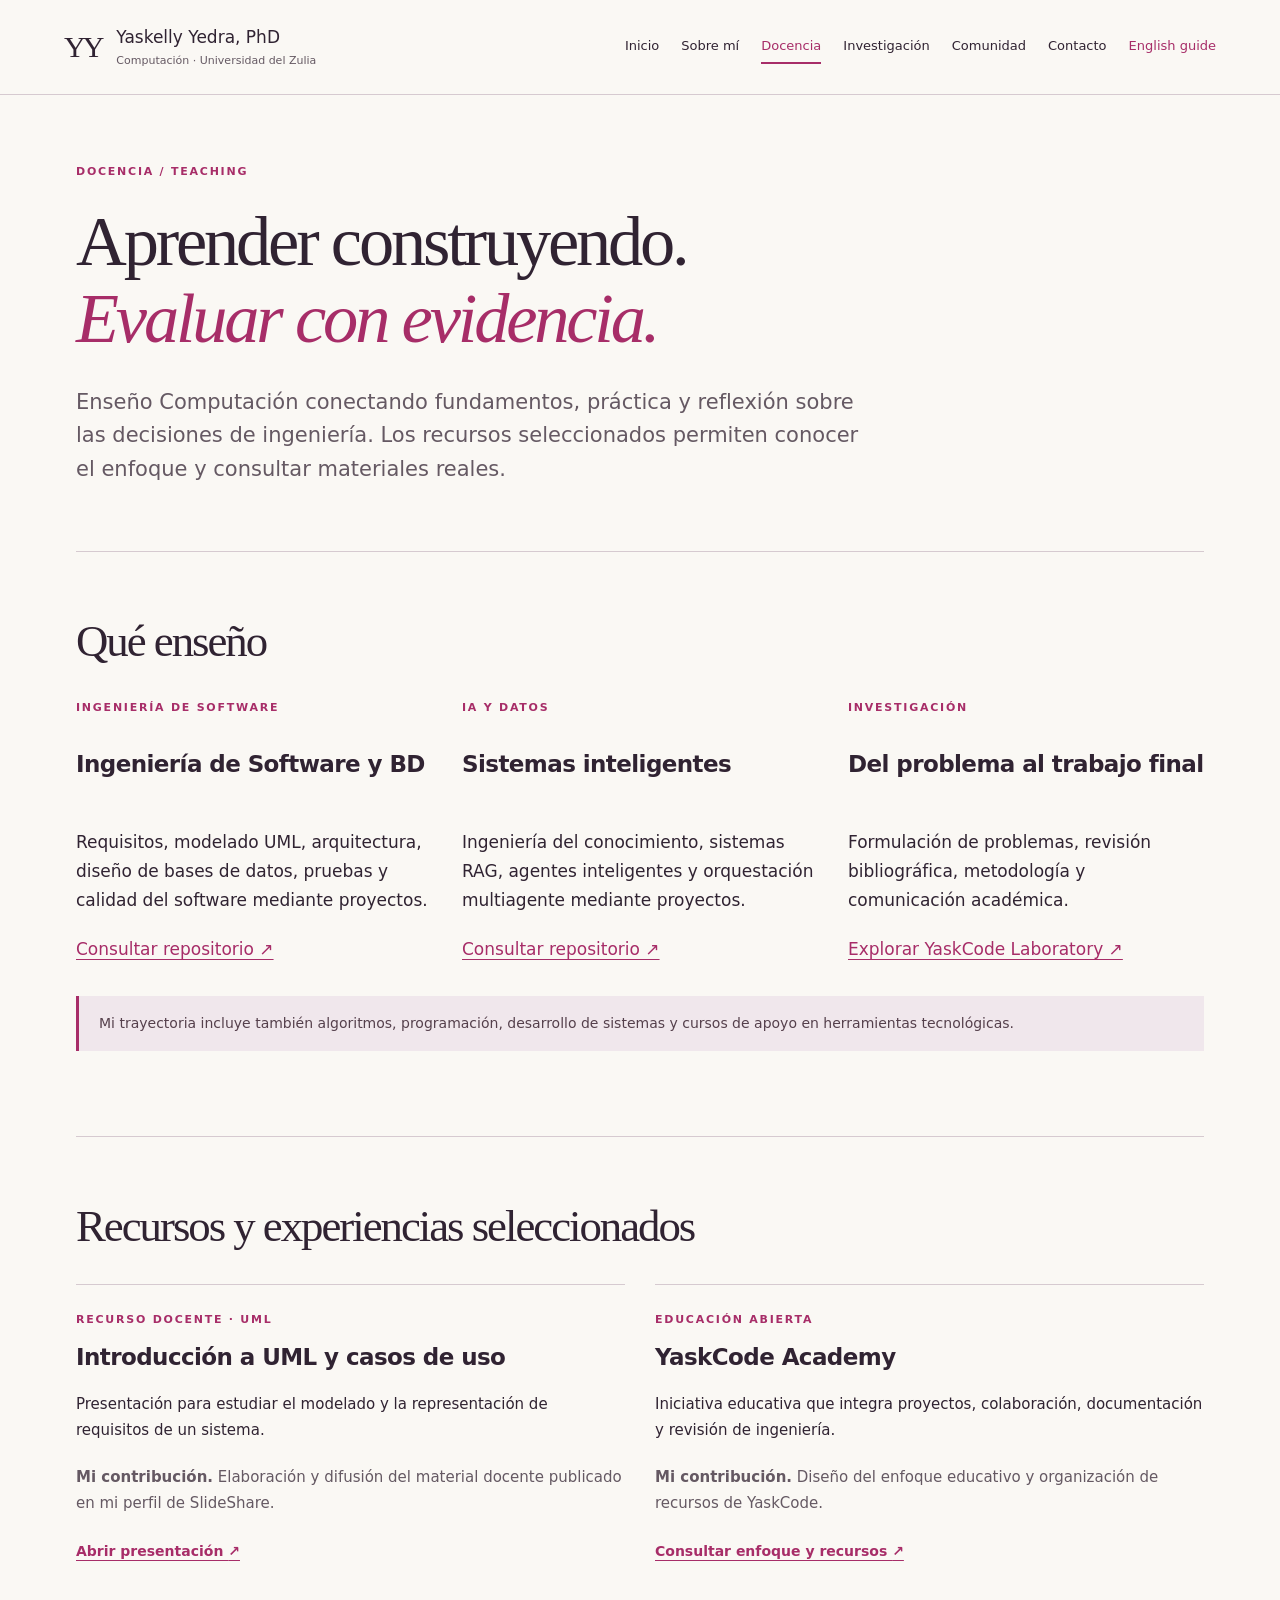
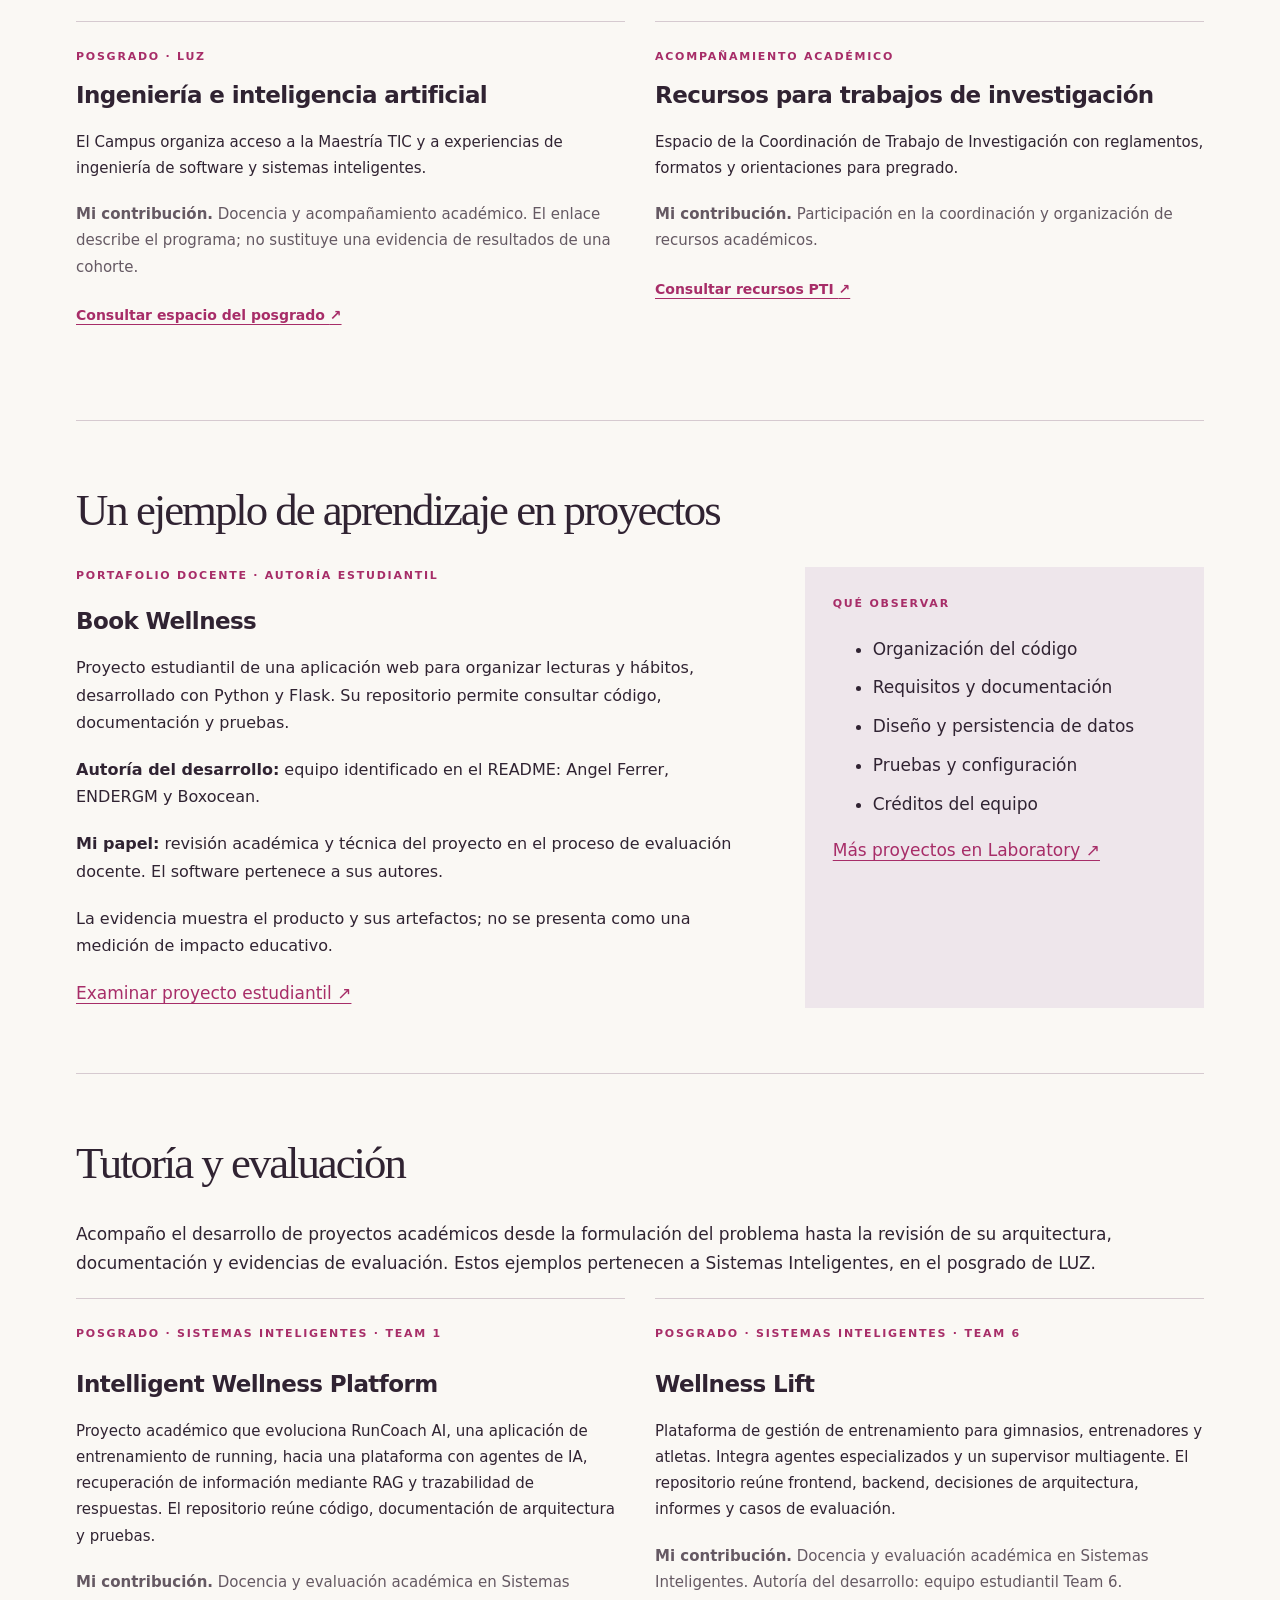
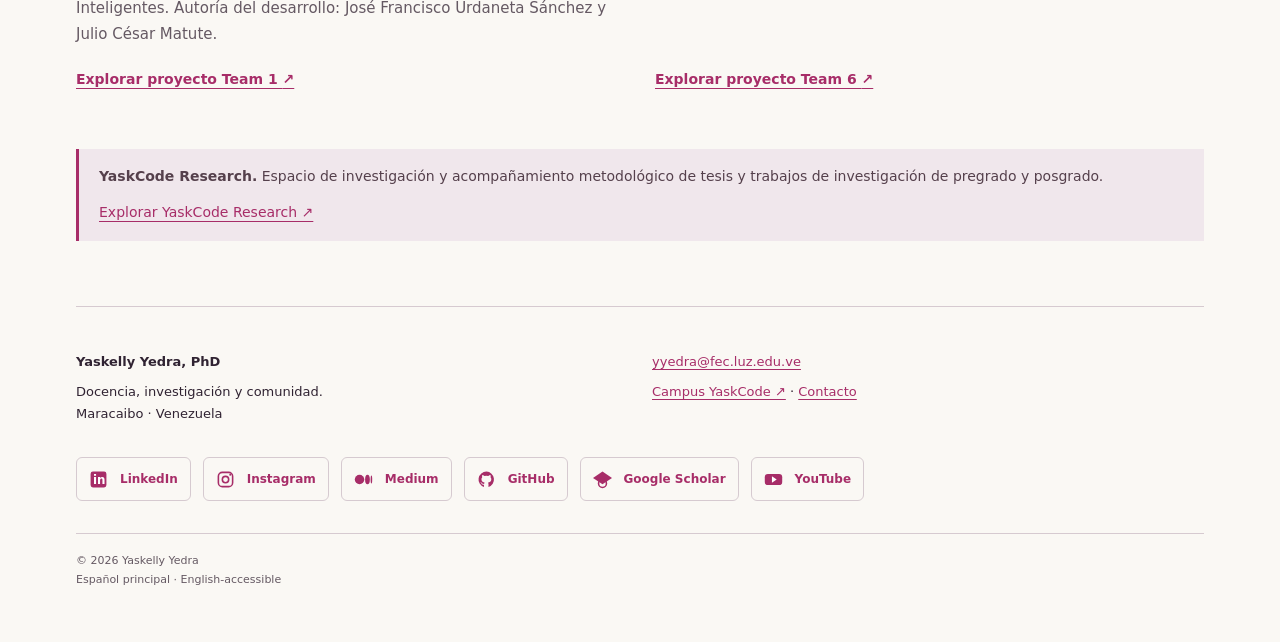
<file: docs/teaching/index.html>
<!doctype html><html lang="es"><head><meta charset="utf-8"><meta name="viewport" content="width=device-width,initial-scale=1"><meta name="robots" content="index,follow"><link rel="canonical" href="https://www.yaskellyyedra.com/teaching/"><meta name="description" content="Yaskelly Yedra, profesora e investigadora en Computación de la Universidad del Zulia. Docencia, investigación y comunidad."><title>Docencia · Yaskelly Yedra</title><link rel="stylesheet" href="../assets/style.css"><link rel="icon" href="../assets/favicon.svg" type="image/svg+xml"></head><body><a class="skip" href="#main">Saltar al contenido</a><header class="header"><a class="brand" href="../" aria-label="Yaskelly Yedra, PhD, inicio"><span class="monogram" aria-hidden="true">YY</span><span>Yaskelly Yedra, PhD<small>Computación · Universidad del Zulia</small></span></a><nav aria-label="Navegación principal"><a class="" href="../">Inicio</a><a class="" href="../about/">Sobre mí</a><a class="current" aria-current="page" href="./">Docencia</a><a class="" href="../research/">Investigación</a><a class="" href="../community/">Comunidad</a><a class="" href="../contact/">Contacto</a><a lang="en" class="language" href="../english/">English guide</a></nav></header><main id="main" tabindex="-1" ><div class="page-intro"><p class="eyebrow">DOCENCIA / TEACHING</p><h1>Aprender construyendo.<br><em>Evaluar con evidencia.</em></h1><p class="lead">Enseño Computación conectando fundamentos, práctica y reflexión sobre las decisiones de ingeniería. Los recursos seleccionados permiten conocer el enfoque y consultar materiales reales.</p></div><section class="section"><h2>Qué enseño</h2><div class="grid three teaching-topics"><article><span class="eyebrow">INGENIERÍA DE SOFTWARE</span><h3>Ingeniería de Software y <abbr title="Base de Datos">BD</abbr></h3><p>Requisitos, modelado UML, arquitectura, diseño de bases de datos, pruebas y calidad del software mediante proyectos.</p><a href="https://github.com/YaskCode/ing-sofware-y-base-datos">Consultar repositorio ↗</a></article><article><span class="eyebrow">IA Y DATOS</span><h3>Sistemas inteligentes</h3><p>Ingeniería del conocimiento, sistemas RAG, agentes inteligentes y orquestación multiagente mediante proyectos.</p><a href="https://github.com/YaskCode/sistemas-inteligentes">Consultar repositorio ↗</a></article><article><span class="eyebrow">INVESTIGACIÓN</span><h3>Del problema al trabajo final</h3><p>Formulación de problemas, revisión bibliográfica, metodología y comunicación académica.</p><a href="https://github.com/YaskCode-laboratory">Explorar YaskCode Laboratory ↗</a></article></div><p class="note teaching-note">Mi trayectoria incluye también algoritmos, programación, desarrollo de sistemas y cursos de apoyo en herramientas tecnológicas.</p></section><section class="section"><h2>Recursos y experiencias seleccionados</h2><div class="grid two"><article class="evidence"><span class="eyebrow">RECURSO DOCENTE · UML</span><h3>Introducción a UML y casos de uso</h3><p>Presentación para estudiar el modelado y la representación de requisitos de un sistema.</p><p class="role"><strong>Mi contribución.</strong> Elaboración y difusión del material docente publicado en mi perfil de SlideShare.</p><a class="" href="https://es.slideshare.net/slideshow/introduccin-a-uml-y-diagrama-de-casos-de-uso/66379739">Abrir presentación <span aria-hidden="true">↗</span></a></article><article class="evidence"><span class="eyebrow">EDUCACIÓN ABIERTA</span><h3>YaskCode Academy</h3><p>Iniciativa educativa que integra proyectos, colaboración, documentación y revisión de ingeniería.</p><p class="role"><strong>Mi contribución.</strong> Diseño del enfoque educativo y organización de recursos de YaskCode.</p><a class="" href="https://github.com/YaskCode">Consultar enfoque y recursos <span aria-hidden="true">↗</span></a></article><article class="evidence"><span class="eyebrow">POSGRADO · LUZ</span><h3>Ingeniería e inteligencia artificial</h3><p>El Campus organiza acceso a la Maestría TIC y a experiencias de ingeniería de software y sistemas inteligentes.</p><p class="role"><strong>Mi contribución.</strong> Docencia y acompañamiento académico. El enlace describe el programa; no sustituye una evidencia de resultados de una cohorte.</p><a class="" href="https://github.com/maestriaentic-luz">Consultar espacio del posgrado <span aria-hidden="true">↗</span></a></article><article class="evidence"><span class="eyebrow">ACOMPAÑAMIENTO ACADÉMICO</span><h3>Recursos para trabajos de investigación</h3><p>Espacio de la Coordinación de Trabajo de Investigación con reglamentos, formatos y orientaciones para pregrado.</p><p class="role"><strong>Mi contribución.</strong> Participación en la coordinación y organización de recursos académicos.</p><a class="" href="https://github.com/LUZ-Computing-Research/recursos-proyectos">Consultar recursos PTI <span aria-hidden="true">↗</span></a></article></div></section><section class="section"><h2>Un ejemplo de aprendizaje en proyectos</h2><article class="featured"><div><span class="eyebrow">PORTAFOLIO DOCENTE · AUTORÍA ESTUDIANTIL</span><h3>Book Wellness</h3><p>Proyecto estudiantil de una aplicación web para organizar lecturas y hábitos, desarrollado con Python y Flask. Su repositorio permite consultar código, documentación y pruebas.</p><p><strong>Autoría del desarrollo:</strong> equipo identificado en el README: Angel Ferrer, ENDERGM y Boxocean.</p><p><strong>Mi papel:</strong> revisión académica y técnica del proyecto en el proceso de evaluación docente. El software pertenece a sus autores.</p><p>La evidencia muestra el producto y sus artefactos; no se presenta como una medición de impacto educativo.</p><a class="" href="https://github.com/YaskCode-laboratory/Book-Wellness">Examinar proyecto estudiantil ↗</a></div><aside><span class="eyebrow">QUÉ OBSERVAR</span><ul><li>Organización del código</li><li>Requisitos y documentación</li><li>Diseño y persistencia de datos</li><li>Pruebas y configuración</li><li>Créditos del equipo</li></ul><a class="" href="https://github.com/YaskCode-laboratory">Más proyectos en Laboratory ↗</a></aside></article></section><section class="section"><h2>Tutoría y evaluación</h2><p>Acompaño el desarrollo de proyectos académicos desde la formulación del problema hasta la revisión de su arquitectura, documentación y evidencias de evaluación. Estos ejemplos pertenecen a Sistemas Inteligentes, en el posgrado de LUZ.</p><div class="grid two mentoring-projects"><article class="evidence"><span class="eyebrow">POSGRADO · SISTEMAS INTELIGENTES · TEAM 1</span><h3>Intelligent Wellness Platform</h3><p>Proyecto académico que evoluciona RunCoach AI, una aplicación de entrenamiento de running, hacia una plataforma con agentes de IA, recuperación de información mediante RAG y trazabilidad de respuestas. El repositorio reúne código, documentación de arquitectura y pruebas.</p><p class="role"><strong>Mi contribución.</strong> Docencia y evaluación académica en Sistemas Inteligentes. Autoría del desarrollo: José Francisco Urdaneta Sánchez y Julio César Matute.</p><a class="" href="https://github.com/YaskCode-laboratory/wellness-platform-team1">Explorar proyecto Team 1 <span aria-hidden="true">↗</span></a></article><article class="evidence"><span class="eyebrow">POSGRADO · SISTEMAS INTELIGENTES · TEAM 6</span><h3>Wellness Lift</h3><p>Plataforma de gestión de entrenamiento para gimnasios, entrenadores y atletas. Integra agentes especializados y un supervisor multiagente. El repositorio reúne frontend, backend, decisiones de arquitectura, informes y casos de evaluación.</p><p class="role"><strong>Mi contribución.</strong> Docencia y evaluación académica en Sistemas Inteligentes. Autoría del desarrollo: equipo estudiantil Team 6.</p><a class="" href="https://github.com/YaskCode-laboratory/wellness-platform-team6">Explorar proyecto Team 6 <span aria-hidden="true">↗</span></a></article></div><div class="note research-space"><p><strong>YaskCode Research.</strong> Espacio de investigación y acompañamiento metodológico de tesis y trabajos de investigación de pregrado y posgrado.</p><a class="" href="https://github.com/YaskCode-research">Explorar YaskCode Research ↗</a></div></section></main><footer><div><strong>Yaskelly Yedra, PhD</strong><p>Docencia, investigación y comunidad.<br>Maracaibo · Venezuela</p></div><div><a class="" href="mailto:yyedra@fec.luz.edu.ve">yyedra@fec.luz.edu.ve</a><p><a class="" href="https://yaskelly.github.io/">Campus YaskCode ↗</a> · <a class="" href="../contact/">Contacto</a></p></div><div class="footer-profiles"><div role="group" class="social-links compact" aria-label="Perfiles y divulgación"><a href="https://www.linkedin.com/in/yaskelly/"><svg viewBox="0 0 24 24" aria-hidden="true" fill="currentColor"><rect x="2" y="2" width="20" height="20" rx="3"/><text x="5" y="18" fill="white" stroke="none" font-size="15" font-weight="bold">in</text></svg><span><strong>LinkedIn</strong></span></a><a href="https://www.instagram.com/yaskelly"><svg viewBox="0 0 24 24" aria-hidden="true" fill="currentColor"><rect x="3" y="3" width="18" height="18" rx="5" fill="none" stroke="currentColor" stroke-width="2"/><circle cx="12" cy="12" r="4" fill="none" stroke="currentColor" stroke-width="2"/><circle cx="18" cy="6" r="1.3"/></svg><span><strong>Instagram</strong></span></a><a href="https://medium.com/@yaskelly/"><svg viewBox="0 0 24 24" aria-hidden="true" fill="currentColor"><circle cx="7" cy="12" r="6"/><ellipse cx="17" cy="12" rx="3" ry="6"/><ellipse cx="22" cy="12" rx="1" ry="5"/></svg><span><strong>Medium</strong></span></a><a href="https://github.com/yaskelly"><svg viewBox="0 0 24 24" aria-hidden="true" fill="currentColor"><path d="M12 2a10 10 0 0 0-3.2 19.5v-3c-2.5.5-3-1-3-1-.4-1-1-1.3-1-1.3-1-.7 0-.7 0-.7 1 .1 1.5 1 1.5 1 .9 1.5 2.3 1 2.8.8.1-.7.4-1.1.7-1.3-2-.2-4.2-1-4.2-4.5 0-1 .4-1.8 1-2.5-.1-.3-.4-1.3.1-2.5 0 0 .8-.3 2.7 1a9 9 0 0 1 4.9 0c1.9-1.3 2.7-1 2.7-1 .5 1.2.2 2.2.1 2.5.6.7 1 1.5 1 2.5 0 3.5-2.2 4.3-4.3 4.5.4.3.7 1 .7 1.8v3.7A10 10 0 0 0 12 2Z"/></svg><span><strong>GitHub</strong></span></a><a href="https://scholar.google.com/citations?user=zySpQB0AAAAJ"><svg viewBox="0 0 24 24" aria-hidden="true" fill="currentColor"><path d="m12 2 12 8-12 8L0 10Z"/><circle cx="12" cy="17" r="5" fill="none" stroke="currentColor" stroke-width="2"/></svg><span><strong>Google Scholar</strong></span></a><a href="https://www.youtube.com/@yaskcode"><svg viewBox="0 0 24 24" aria-hidden="true" fill="currentColor"><rect x="1" y="5" width="22" height="14" rx="4"/><path d="m10 8 6 4-6 4Z" fill="white"/></svg><span><strong>YouTube</strong></span></a></div></div><p class="footer-note">© 2026 Yaskelly Yedra<br>Español principal · <span lang="en">English-accessible</span></p></footer></body></html>
</file>
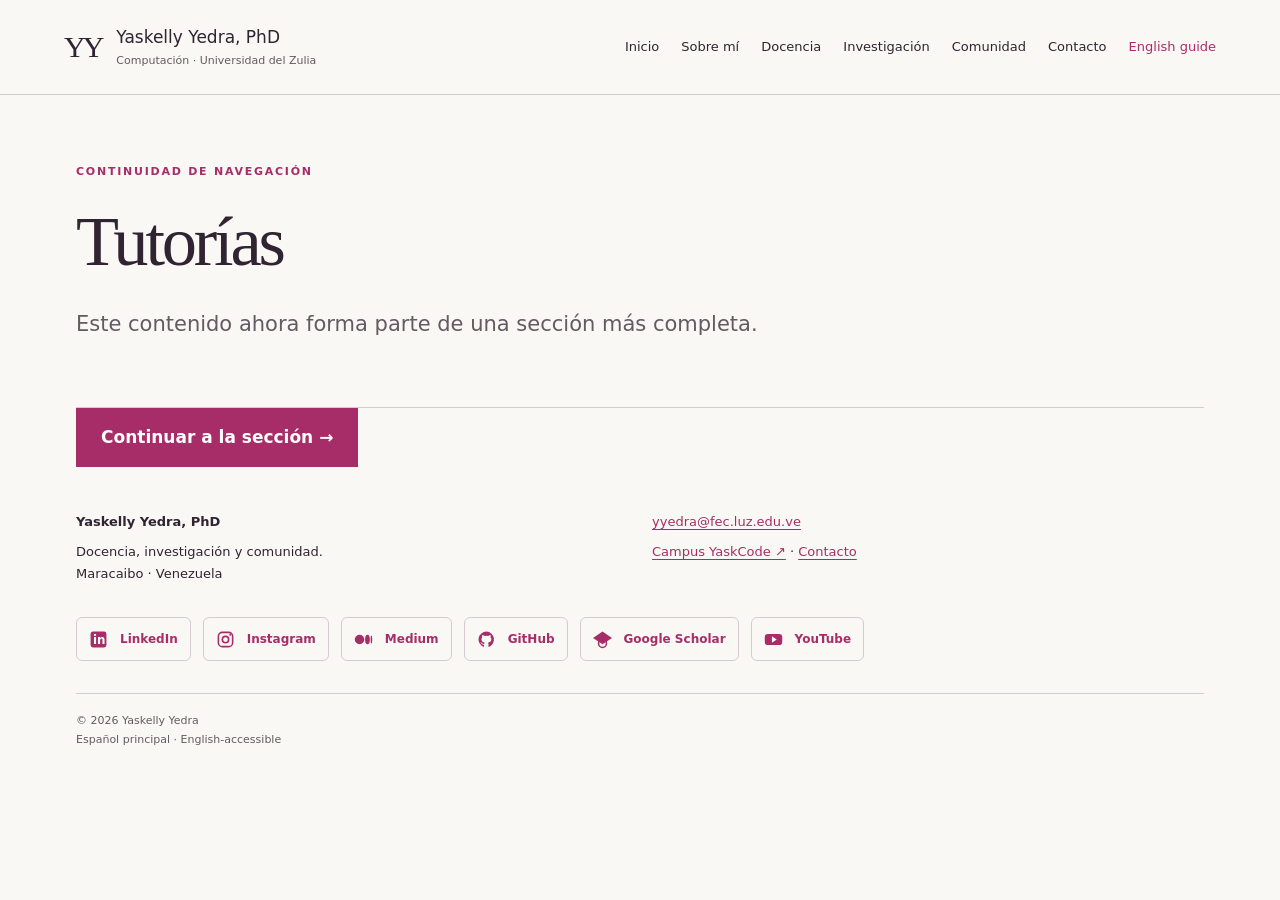
<file: docs/tutorías/index.html>
<!doctype html><html lang="es"><head><meta charset="utf-8"><meta name="viewport" content="width=device-width,initial-scale=1"><meta name="robots" content="index,follow"><link rel="canonical" href="https://www.yaskellyyedra.com/tutorías/"><meta name="description" content="Yaskelly Yedra, profesora e investigadora en Computación de la Universidad del Zulia. Docencia, investigación y comunidad."><title>Tutorías · Yaskelly Yedra</title><link rel="stylesheet" href="../assets/style.css"><link rel="icon" href="../assets/favicon.svg" type="image/svg+xml"></head><body><a class="skip" href="#main">Saltar al contenido</a><header class="header"><a class="brand" href="../" aria-label="Yaskelly Yedra, PhD, inicio"><span class="monogram" aria-hidden="true">YY</span><span>Yaskelly Yedra, PhD<small>Computación · Universidad del Zulia</small></span></a><nav aria-label="Navegación principal"><a class="" href="../">Inicio</a><a class="" href="../about/">Sobre mí</a><a class="" href="../teaching/">Docencia</a><a class="" href="../research/">Investigación</a><a class="" href="../community/">Comunidad</a><a class="" href="../contact/">Contacto</a><a lang="en" class="language" href="../english/">English guide</a></nav></header><main id="main" tabindex="-1" ><div class="page-intro"><p class="eyebrow">CONTINUIDAD DE NAVEGACIÓN</p><h1>Tutorías</h1><p class="lead">Este contenido ahora forma parte de una sección más completa.</p></div><a class="button" href="../teaching/">Continuar a la sección →</a></main><footer><div><strong>Yaskelly Yedra, PhD</strong><p>Docencia, investigación y comunidad.<br>Maracaibo · Venezuela</p></div><div><a class="" href="mailto:yyedra@fec.luz.edu.ve">yyedra@fec.luz.edu.ve</a><p><a class="" href="https://yaskelly.github.io/">Campus YaskCode ↗</a> · <a class="" href="../contact/">Contacto</a></p></div><div class="footer-profiles"><div class="social-links compact" aria-label="Perfiles y divulgación"><a href="https://www.linkedin.com/in/yaskelly/"><svg viewBox="0 0 24 24" aria-hidden="true" fill="currentColor"><rect x="2" y="2" width="20" height="20" rx="3"/><text x="5" y="18" fill="white" stroke="none" font-size="15" font-weight="bold">in</text></svg><span><strong>LinkedIn</strong></span></a><a href="https://www.instagram.com/yaskelly"><svg viewBox="0 0 24 24" aria-hidden="true" fill="currentColor"><rect x="3" y="3" width="18" height="18" rx="5" fill="none" stroke="currentColor" stroke-width="2"/><circle cx="12" cy="12" r="4" fill="none" stroke="currentColor" stroke-width="2"/><circle cx="18" cy="6" r="1.3"/></svg><span><strong>Instagram</strong></span></a><a href="https://medium.com/@yaskelly/"><svg viewBox="0 0 24 24" aria-hidden="true" fill="currentColor"><circle cx="7" cy="12" r="6"/><ellipse cx="17" cy="12" rx="3" ry="6"/><ellipse cx="22" cy="12" rx="1" ry="5"/></svg><span><strong>Medium</strong></span></a><a href="https://github.com/yaskelly"><svg viewBox="0 0 24 24" aria-hidden="true" fill="currentColor"><path d="M12 2a10 10 0 0 0-3.2 19.5v-3c-2.5.5-3-1-3-1-.4-1-1-1.3-1-1.3-1-.7 0-.7 0-.7 1 .1 1.5 1 1.5 1 .9 1.5 2.3 1 2.8.8.1-.7.4-1.1.7-1.3-2-.2-4.2-1-4.2-4.5 0-1 .4-1.8 1-2.5-.1-.3-.4-1.3.1-2.5 0 0 .8-.3 2.7 1a9 9 0 0 1 4.9 0c1.9-1.3 2.7-1 2.7-1 .5 1.2.2 2.2.1 2.5.6.7 1 1.5 1 2.5 0 3.5-2.2 4.3-4.3 4.5.4.3.7 1 .7 1.8v3.7A10 10 0 0 0 12 2Z"/></svg><span><strong>GitHub</strong></span></a><a href="https://scholar.google.com/citations?user=zySpQB0AAAAJ"><svg viewBox="0 0 24 24" aria-hidden="true" fill="currentColor"><path d="m12 2 12 8-12 8L0 10Z"/><circle cx="12" cy="17" r="5" fill="none" stroke="currentColor" stroke-width="2"/></svg><span><strong>Google Scholar</strong></span></a><a href="https://www.youtube.com/@yaskcode"><svg viewBox="0 0 24 24" aria-hidden="true" fill="currentColor"><rect x="1" y="5" width="22" height="14" rx="4"/><path d="m10 8 6 4-6 4Z" fill="white"/></svg><span><strong>YouTube</strong></span></a></div></div><p class="footer-note">© 2026 Yaskelly Yedra<br>Español principal · <span lang="en">English-accessible</span></p></footer></body></html>
</file>
<file: docs/assets/style.css>
:root{--ink:#302332;--muted:#655963;--paper:#faf8f4;--pink:#a72d68;--blush:#f0dce6;--line:#d6cad0;--white:#fff;--deep:#342839}*{box-sizing:border-box}html{scroll-behavior:smooth;scroll-padding-top:24px}body{margin:0;background:var(--paper);color:var(--ink);font:17px/1.7 system-ui,-apple-system,BlinkMacSystemFont,"Segoe UI",sans-serif}a{color:var(--pink);text-underline-offset:.25em;text-decoration-thickness:1px}a:hover{text-decoration-thickness:2px}a:focus-visible,summary:focus-visible{outline:3px solid var(--pink);outline-offset:5px;border-radius:2px}.skip{position:absolute;left:20px;top:-100px;background:var(--white);padding:12px 20px;z-index:20}.skip:focus{top:12px}h1,h2,h3,p,figure{margin-top:0}h1,h2{font-family:Georgia,"Times New Roman",serif;font-weight:400;letter-spacing:-.045em;line-height:1.1}h1{font-size:clamp(44px,5.5vw,78px);margin-bottom:28px}h2{font-size:clamp(32px,3.5vw,48px);margin-bottom:32px}h3{font-size:23px;line-height:1.3;letter-spacing:-.025em;margin:12px 0 18px}em{font-weight:400;color:var(--pink)}p{margin-bottom:20px}small{font-size:12px}strong{font-weight:650}.review-bar{background:var(--deep);color:#f8edf3;text-align:center;font-size:12px;letter-spacing:.025em;padding:7px 16px}.review-bar a{color:#f4bfda;margin-left:12px}.header{max-width:1440px;margin:auto;padding:26px 5%;display:flex;align-items:center;gap:24px;border-bottom:1px solid var(--line)}.brand{display:flex;gap:15px;align-items:center;text-decoration:none;color:var(--ink);font-size:17px;line-height:1.4;white-space:nowrap}.brand small{display:block;color:var(--muted);font-size:11px;margin-top:3px}.monogram{font:30px/1 Georgia,serif;letter-spacing:-.1em}.monogram span{color:var(--pink);font-size:42px}nav{display:flex;flex-wrap:wrap;justify-content:flex-end;gap:12px 22px;margin-left:auto;font-size:13px}nav a{color:var(--ink);text-decoration:none;padding:5px 0}nav a.current{color:var(--pink);border-bottom:2px solid var(--pink)}nav .language{color:var(--pink)}main{max-width:1200px;padding:0 36px;margin:auto}main:focus{outline:none}.hero{display:grid;grid-template-columns:1.25fr .85fr;align-items:center;gap:70px;padding:76px 0 70px}.hero h1{font-size:clamp(56px,6.5vw,90px);line-height:1.03}.eyebrow{display:block;font-size:11px;letter-spacing:.16em;font-weight:650;color:var(--pink);margin-bottom:22px;line-height:1.6}.hero .lead{max-width:610px}.lead{font-size:21px;line-height:1.6;color:var(--muted);max-width:800px}.actions{display:flex;flex-wrap:wrap;align-items:center;gap:18px 26px;margin:30px 0 10px}.actions a{font-size:15px}.button{display:inline-flex;gap:32px;align-items:center;justify-content:center;padding:14px 24px;background:var(--pink);color:#fff;text-decoration:none;font-weight:550;border:1px solid var(--pink)}.button:hover{background:#812050}.portrait{margin:0;position:relative;padding:20px 0 0 20px}.portrait:before{content:"";position:absolute;left:0;top:0;right:28px;bottom:36px;border:1px solid #b16f8c;z-index:-1}.portrait img{display:block;width:100%;height:auto;aspect-ratio:1/1.12;object-fit:cover;border-radius:160px 160px 5px 5px}.portrait figcaption{background:var(--paper);padding:16px 0 0;font-size:15px}.portrait figcaption span{display:block;font-size:11px;letter-spacing:.09em;color:var(--muted)}.areas{border-top:1px solid var(--line);border-bottom:1px solid var(--line);display:flex;justify-content:space-between;gap:18px;flex-wrap:wrap;padding:22px 0;font-size:12px;letter-spacing:.06em;color:var(--muted)}.section{padding:65px 0;border-bottom:1px solid var(--line)}.split{display:grid;grid-template-columns:1fr 1.15fr;gap:72px}.large{font-family:Georgia,serif;font-size:32px;line-height:1.4;letter-spacing:-.025em}.grid{display:grid;gap:30px}.two{grid-template-columns:repeat(2,minmax(0,1fr))}.three{grid-template-columns:repeat(3,minmax(0,1fr))}.grid>article{min-width:0}.evidence{padding:26px 0;border-top:1px solid var(--line)}.evidence .eyebrow{margin-bottom:15px}.evidence p{font-size:15px;line-height:1.75}.evidence a{font-size:14px;font-weight:600}.role{color:var(--muted)}.campus{background:var(--deep);color:#fff;margin:64px 0;padding:54px 64px;position:relative}.campus .eyebrow{color:#f4bfda}.campus h2{font-size:clamp(38px,4.3vw,58px)}.campus p{max-width:650px;color:#e1d5e2}.light{background:#f0dce6;color:#542339;border-color:#f0dce6}.light:hover{background:#e5bcd0}.page-intro{padding:68px 0 45px;border-bottom:1px solid var(--line)}.page-intro h1{max-width:1000px}.formation{display:grid;grid-template-columns:1fr 1fr 1.3fr;gap:30px}.formation article{border-left:3px solid var(--blush);padding-left:22px}.formation h3{font-size:21px}.note{padding:16px 20px;background:#f0e7ec;border-left:3px solid var(--pink);font-size:14px;color:#55404c;margin-top:26px}.featured{display:grid;grid-template-columns:1.7fr 1fr;gap:50px}.featured aside{background:#eee6eb;padding:28px}.featured p{font-size:16px}.publication-list .evidence{display:block;max-width:900px}.publication-list .evidence h3{font-family:Georgia,serif;font-size:28px;letter-spacing:-.02em}.publication-list .evidence:first-child{border-top:0;padding-top:0}.contact-panel{margin:40px 0;background:var(--blush);padding:46px}.email{display:block;font-family:Georgia,serif;font-size:clamp(23px,3.5vw,43px);overflow-wrap:anywhere;margin-bottom:22px}.profile-links{display:grid;grid-template-columns:repeat(2,minmax(0,1fr));gap:0 36px}.profile-links a{padding:22px 0;border-top:1px solid var(--line);text-decoration:none;display:flex;flex-direction:column;gap:5px}.profile-links span{font-size:14px;color:var(--muted)}.profile-links a:hover strong{text-decoration:underline}footer{max-width:1200px;margin:0 auto;padding:44px 36px;display:grid;grid-template-columns:1fr 1fr;gap:24px;font-size:13px}footer p{margin:8px 0}.footer-note{grid-column:1/-1;border-top:1px solid var(--line);padding-top:18px;color:var(--muted);font-size:11px}.pending{padding-left:24px}.pending li{padding:12px 0 12px 10px}.table-wrap{overflow-x:auto}table{width:100%;border-collapse:collapse;font-size:14px;text-align:left}caption{text-align:left;margin-bottom:16px;color:var(--muted)}th,td{border-bottom:1px solid var(--line);padding:16px;vertical-align:top}th{background:var(--blush)}code{font-size:.9em;overflow-wrap:anywhere}li{margin-bottom:10px}img{max-width:100%}@media(min-width:1550px){.header{max-width:1360px}}@media(max-width:1000px){.header{align-items:flex-start;flex-direction:column;padding:20px 32px}nav{margin:0;justify-content:flex-start;gap:12px 20px}.hero{gap:38px}.three{grid-template-columns:1fr 1fr}.formation{grid-template-columns:1fr}.split{gap:38px}}@media(max-width:650px){body{font-size:16px}.header{padding:20px 22px}nav{font-size:12px;gap:8px 16px}main{padding:0 22px}.hero{grid-template-columns:1fr;padding:40px 0;gap:30px}.hero h1{font-size:61px}.portrait{max-width:360px;justify-self:center;width:100%}.lead{font-size:18px}.areas{font-size:11px;justify-content:flex-start;gap:14px 22px}.section{padding:40px 0}.split,.two,.three,.featured,.profile-links{grid-template-columns:1fr;gap:24px}.large{font-size:28px}.grid .evidence{padding:20px 0}.campus{padding:32px 25px;margin:40px 0}.page-intro{padding:40px 0 25px}h1{font-size:43px}.contact-panel{padding:25px}.featured aside{padding:24px}footer{padding:32px 22px;grid-template-columns:1fr}.review-bar{font-size:11px}.actions{gap:18px}.publication-list .evidence h3{font-size:25px}th,td{padding:12px}.formation{gap:25px}}@media(prefers-reduced-motion:reduce){html{scroll-behavior:auto}*,*:before,*:after{animation:none!important;transition:none!important}}@media print{.review-bar,nav,.skip{display:none}body{background:white;color:black}.header,main,footer{max-width:none}a{color:inherit}.section{break-inside:avoid}}

.social-links{display:grid;grid-template-columns:repeat(3,minmax(0,1fr));gap:16px}.social-links a{display:flex;align-items:center;gap:12px;padding:16px;border:1px solid var(--line);border-radius:6px;text-decoration:none;min-width:0}.social-links a:hover{background:var(--blush)}.social-links svg{width:24px;height:24px;flex:none}.social-links strong{font-size:15px}.social-links small{display:block;color:var(--muted);font-size:12px}.footer-profiles{grid-column:1/-1}.social-links.compact{display:flex;flex-wrap:wrap;gap:12px}.social-links.compact a{padding:10px 12px}.social-links.compact strong{font-size:12px}.social-links.compact svg{width:19px;height:19px}.orcid-link a{text-decoration:none}.orcid-link span{display:inline-flex;align-items:center;justify-content:center;background:#a6ce39;color:#243008;font-weight:bold;font-size:13px;width:28px;height:28px;border-radius:50%;margin-right:6px}@media(max-width:750px){.social-links{grid-template-columns:repeat(2,minmax(0,1fr))}}@media(max-width:400px){.social-links{grid-template-columns:1fr}}

.areas{font-size:18px;letter-spacing:.035em;gap:20px 28px;flex-wrap:wrap}.orcid-link{font-size:18px}.english-about{max-width:850px;padding:24px 28px;border-left:3px solid var(--pink);background:#f0e9ee;margin:0 0 28px}.english-about h2{font-size:29px;margin-bottom:14px}.english-about p{font-size:17px}@media(max-width:650px){.areas{font-size:16px;gap:14px 20px}.english-about{padding:20px}}

.degree-doctorate{grid-column:1/-1;padding:28px;border:1px solid var(--line);background:var(--white);border-radius:8px}.degree-heading{display:flex;justify-content:space-between;align-items:flex-start;gap:24px}.degree-heading h3{font-size:28px;max-width:650px}.degree-logo{width:88px;height:88px;object-fit:contain;flex:none}.degree-links{display:flex;flex-wrap:wrap;gap:16px 28px}.degree-details{margin-top:24px;border-top:1px solid var(--line);padding-top:16px}.degree-details summary{cursor:pointer;font-weight:650;color:var(--pink)}.degree-details ul{columns:2;column-gap:40px;margin-top:20px}.degree-details li{break-inside:avoid}@media(max-width:650px){.degree-doctorate{padding:20px}.degree-heading{gap:12px}.degree-heading h3{font-size:24px}.degree-logo{width:64px;height:64px}.degree-details ul{columns:1}}

.degree-logo-wide{width:170px;height:88px}@media(max-width:650px){.degree-logo-wide{width:100px;height:64px}}

.initiative-grid>article{display:flex;flex-direction:column;min-width:0}.initiative-grid>article>.note{margin-top:auto;margin-bottom:0}.initiative-grid>article>p:not(.note){margin-bottom:28px}

.service-grid{align-items:start}.service-card{border:1px solid var(--line);border-radius:10px;padding:26px;background:var(--white);display:flex;flex-direction:column;min-width:0}.service-card h3{min-height:2.6em}.service-card>p{margin-bottom:28px}.service-card details{margin-top:0;border-top:1px solid var(--line);padding-top:18px}.service-card summary{cursor:pointer;color:var(--pink);font-weight:650}.service-card ul{padding-left:20px;margin:20px 0 0}.service-card li{padding:0 0 16px;margin-bottom:16px;border-bottom:1px solid var(--line);font-size:15px}.service-card li:last-child{border-bottom:0;margin-bottom:0;padding-bottom:0}.service-card li strong,.service-card li span{display:block}.service-card li span{margin-top:6px;color:var(--muted)}.service-action{justify-content:center;margin-top:28px}@media(max-width:750px){.service-card h3{min-height:0}.service-card{padding:22px}}

.contact-primary{display:flex;align-items:center;justify-content:space-between;gap:24px;flex-wrap:wrap;margin-bottom:28px}.contact-primary .email{margin:0;min-width:0;overflow-wrap:anywhere}.contact-primary .button{flex-shrink:0;font-size:15px;white-space:nowrap}@media(max-width:650px){.contact-primary{align-items:flex-start;flex-direction:column;gap:20px}}

.contact-panel>.eyebrow{font-size:13px}.contact-panel>p{font-size:19px;line-height:1.7}@media(max-width:650px){.contact-panel>p{font-size:18px}}

.contact-profiles{grid-template-columns:repeat(3,minmax(0,1fr))}.contact-profiles a{min-width:0;overflow-wrap:anywhere}@media(max-width:1000px){.contact-profiles{grid-template-columns:repeat(2,minmax(0,1fr))}}@media(max-width:650px){.contact-profiles{grid-template-columns:1fr}}

.contact-profiles strong{font-size:18px;line-height:1.4}.contact-profiles span{font-size:16px;line-height:1.6}

.contact-footer{font-size:15px}.contact-footer .footer-note{font-size:13px}

.teaching-topics>article{display:flex;flex-direction:column;min-width:0}.teaching-topics h3{min-height:2.6em}.teaching-topics>article>a{margin-top:auto;align-self:flex-start}.teaching-topics abbr{text-decoration:none}.teaching-note{margin-top:32px}@media(max-width:650px){.teaching-topics h3{min-height:0}}

.mentoring-projects>article{display:flex;flex-direction:column;min-width:0}.mentoring-projects>article>a{margin-top:auto;align-self:flex-start}.research-space{margin-top:32px}.research-space p{margin-bottom:12px}.research-space a{display:inline-block}

.english-guide{font-size:19px;line-height:1.75}.english-guide .lead{font-size:23px}.english-guide .profile-links strong{font-size:21px}.english-guide .profile-links span{font-size:18px}.english-guide li{margin-bottom:16px}.english-guide .actions{font-size:18px}@media(max-width:650px){.english-guide{font-size:18px}.english-guide .lead{font-size:20px}.english-guide .profile-links strong{font-size:20px}.english-guide .profile-links span{font-size:17px}}

.english-education>article{display:flex;flex-direction:column;min-width:0}.english-education .education-records-link{margin-top:auto;margin-bottom:16px;align-self:flex-start}@media(max-width:650px){.english-education .education-records-link{margin-top:0;margin-bottom:0}}

@media(min-width:651px){.english-education{display:grid;grid-template-columns:1fr 1fr;grid-template-rows:auto auto auto;column-gap:36px;row-gap:0}.english-education>article{display:contents}.english-education h3{grid-row:1}.english-education>article:first-child h3{grid-column:1}.english-education>article:last-child h3{grid-column:2}.english-education>article:first-child>ul{grid-column:1;grid-row:2}.english-education .education-further{grid-column:2;grid-row:2}.english-education .education-degree{grid-column:1;grid-row:3;padding-left:40px;position:relative}.english-education .education-degree:before{content:"•";position:absolute;left:20px}.english-education .education-records-link{grid-column:2;grid-row:3;margin:0;align-self:start;justify-self:start}}.english-guide .profile-links strong{font-size:22px}.english-guide .profile-links span{font-size:19px}@media(max-width:650px){.english-guide .profile-links strong{font-size:21px}.english-guide .profile-links span{font-size:18px}.education-degree{padding-left:40px}}

.research-current{margin-top:32px;font-size:16px;line-height:1.75}@media(max-width:650px){.research-current{font-size:15px}}

.research-tools>article{display:flex;flex-direction:column;min-width:0}.research-tools>article>a{margin-top:auto;align-self:flex-start}

@media(min-width:651px){.research-tools>article:last-child:nth-child(odd){grid-column:1 / -1}.research-tools>article:last-child:nth-child(odd)>p{max-width:850px}}
</file>
